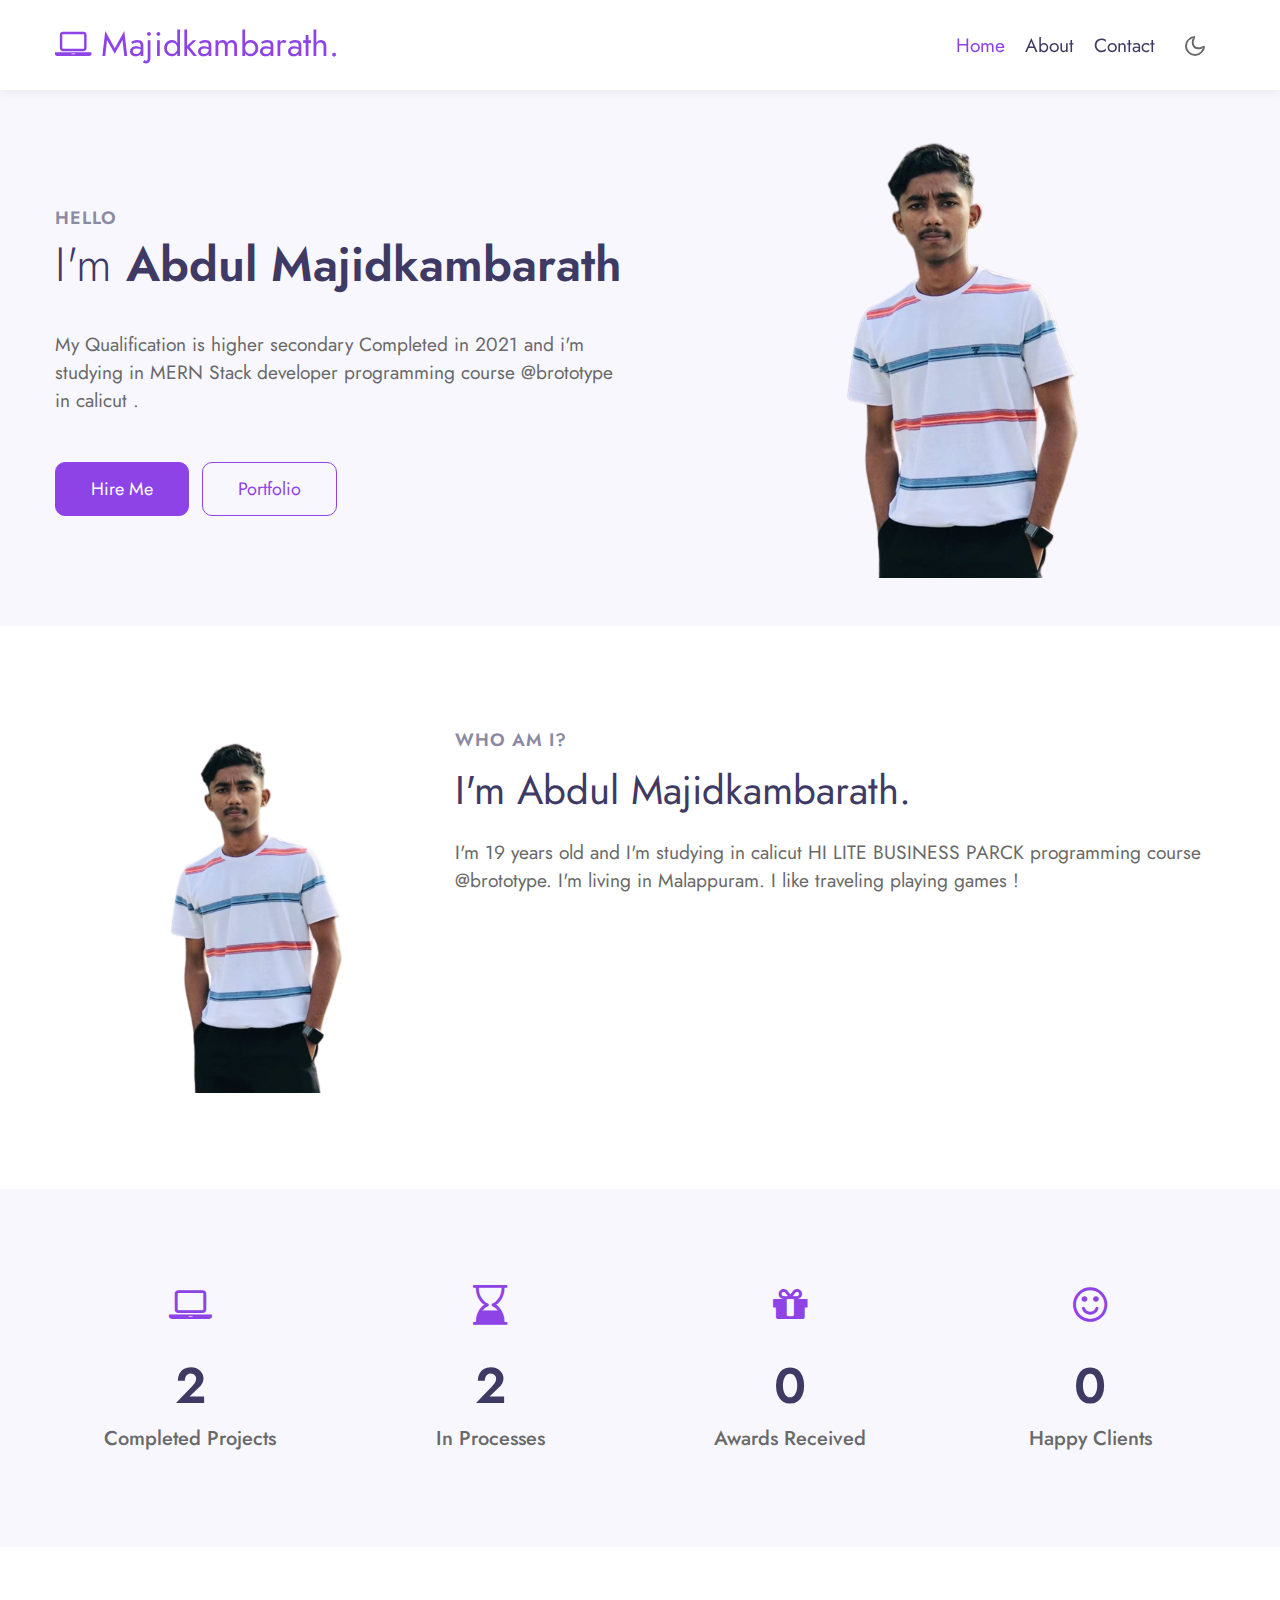
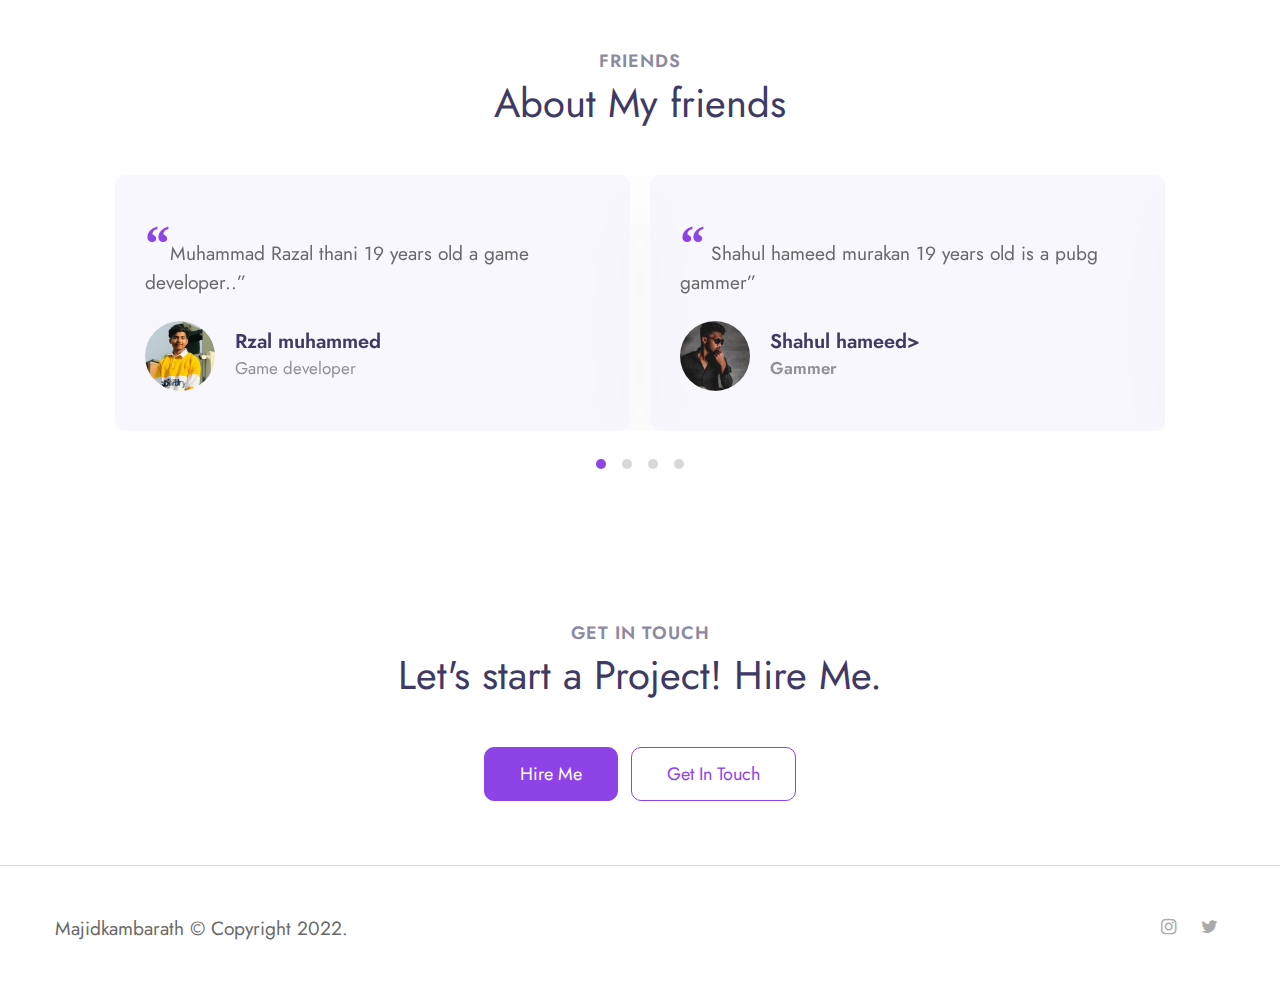
<file: index.html>
<!--
Author: W3layouts
Author URL: http://w3layouts.com
-->
<!doctype html>
<html lang="en">

<head>
  <!-- Required meta tags -->
  <meta charset="utf-8">
  <meta name="viewport" content="width=device-width, initial-scale=1, shrink-to-fit=no">

  <title>Majidkambarath </title>

  <!-- google fonts -->  
  <link href="//fonts.googleapis.com/css2?family=Jost:wght@300;400;600&display=swap" rel="stylesheet">

  <!-- Template CSS -->
  <link rel="stylesheet" href="assets/css/style-starter.css">
  <link rel="icon" type="img/x-icon" href="https://avatars.githubusercontent.com/u/116737030?s=40&v=4">
</head>

<body>
<!-- header -->
<header id="site-header" class="fixed-top">
  <div class="container">
      <nav class="navbar navbar-expand-lg stroke">
          <a class="navbar-brand" href="index.html">
              <span class="fa fa-laptop"></span> Majidkambarath. 
          </a>
          <!-- if logo is image enable this   
      <a class="navbar-brand" href="#index.html">
          <img src="image-path" alt="Your logo" title="Your logo" style="height:35px;" />
      </a> -->
          <button class="navbar-toggler  collapsed bg-gradient" type="button" data-toggle="collapse"
              data-target="#navbarTogglerDemo02" aria-controls="navbarTogglerDemo02" aria-expanded="false"
              aria-label="Toggle navigation">
              <span class="navbar-toggler-icon fa icon-expand fa-bars"></span>
              <span class="navbar-toggler-icon fa icon-close fa-times"></span>
              </span>
          </button>

          <div class="collapse navbar-collapse" id="navbarTogglerDemo02">
              <ul class="navbar-nav ml-auto">
                  <li class="nav-item active">
                      <a class="nav-link" href="index.html">Home <span class="sr-only">(current)</span></a>
                  </li>
                  <li class="nav-item @@about__active">
                      <a class="nav-link" href="about.html">About</a>
                  </li>
                  <li class="nav-item @@contact__active">
                      <a class="nav-link" href="contact.html">Contact</a>
                  </li>
              </ul>
          </div>
          <!-- toggle switch for light and dark theme -->
          <div class="mobile-position">
              <nav class="navigation">
                  <div class="theme-switch-wrapper">
                      <label class="theme-switch" for="checkbox">
                          <input type="checkbox" id="checkbox">
                          <div class="mode-container">
                              <i class="gg-sun"></i>
                              <i class="gg-moon"></i>
                          </div>
                      </label>
                  </div>
              </nav>
          </div>
          <!-- //toggle switch for light and dark theme -->
      </nav>
  </div>
</header>
<!-- //header -->

<!-- banner section -->
<section id="home" class="w3l-banner py-5">
    <div class="container">
        <div class="row align-items-center">
            <div class="col-lg-6 col-sm-12 mt-lg-0 mt-4">
                <span class="title-small">Hello</span>
                <h1 class="mb-2 title"> <span>I'm</span> Abdul Majidkambarath</h1>
                <p><br>My Qualification is higher secondary Completed in 2021 and i'm studying in MERN Stack developer programming course @brototype in calicut .</p>
                <div class="mt-sm-5 mt-4">
                    <a class="btn btn-primary btn-style mr-2" href="contact.html"> Hire Me </a>
                    <a class="btn btn-outline-primary btn-style mr-2" href="#portfolio"> Portfolio </a>
                </div>
            </div>
            <div class="col-lg-6 col-md-8 col-sm-10 mt-lg-0 mt-4">
                <div class="img-effect text-lg-center">
                    <img src="assets/images/maji1.png" alt="myphoto" class="img-fluid">
                </div>
            </div>
        </div>
    </div>
</section>
<!-- //banner section -->

<!-- home page about section -->
<section class="w3l-index3" id="about">
    <div class="midd-w3 py-5">
        <div class="container py-lg-5 py-md-3">
            <div class="row">
                <div class="col-lg-4">
                    <div class="position-relative">
                        <img src="assets/images/majid.png" alt="" class="radius-image img-fluid">
                    </div>
                </div>
                <div class="col-lg-8 mt-lg-0 mt-5">
                    <h5 class="title-small mb-2">Who am i?</h5>
                    <h3 class="title-big">I'm Abdul Majidkambarath. </h3>
                    <p class="mt-4"> I'm 19 years old and I'm studying in calicut HI LITE BUSINESS PARCK programming course @brototype. 
                      I'm living in Malappuram. I like traveling playing games !</p>
                </div>
            </div>
        </div>
    </div>
</section>
<!-- //home page about section -->

<!-- home page second section -->

<!-- //home page second section -->

<!-- home page services section -->

<!-- //home page services section -->

<!-- stats -->
<section class="w3l-stats py-lg-5 py-4" id="stats">
    <div class="gallery-inner container py-md-5 py-4">
        <div class="row stats-con">
            <div class="col-sm-3 col-6 stats_info counter_grid">
                <span class="fa fa-laptop"></span>
                <p class="counter">2</p>
                <h4>Completed projects</h4>
            </div>
            <div class="col-sm-3 col-6 stats_info counter_grid1">
                <span class="fa fa-hourglass-end"></span>
                <p class="counter">2</p>
                <h4>In processes</h4>
            </div>
            <div class="col-sm-3 col-6 stats_info counter_grid mt-sm-0 mt-5">
                <span class="fa fa-gift"></span>
                <p class="counter">0</p>
                <h4>Awards Received</h4>
            </div>
            <div class="col-sm-3 col-6 stats_info counter_grid2 mt-sm-0 mt-5">
                <span class="fa fa-smile-o"></span>
                <p class="counter">0</p>
                <h4>Happy Clients</h4>
            </div>
        </div>
    </div>
</section>
<!-- //stats -->
<!-- testimonials -->
<section class="w3l-clients" id="clients">
    <!-- /grids -->
    <div class="cusrtomer-layout py-5">
        <div class="container py-lg-5 py-md-4">
            <div class="heading text-center mx-auto">
                <h6 class="title-small text-center">Friends</h6>
                <h3 class="title-big mb-md-5 mb-4">About My friends </h3>
            </div>
            <!-- /grids -->
            <div class="testimonial-width">
                <div id="owl-demo1" class="owl-carousel owl-theme mb-4">
                    <div class="item">
                        <div class="testimonial-content">
                            <div class="testimonial">
                                <blockquote>
                                    <q>Muhammad Razal thani 19 years old a game developer..</q>
                                </blockquote>
                                <div class="testi-des">
                                    <div class="test-img"><img src="assets/images/dvil (2).jfif" class="img-fluid" alt="client-img">
                                    </div>
                                    <div class="peopl align-self">
                                        <h3>Rzal muhammed</h3>
                                        <p class="indentity">Game developer</p>
                                    </div>
                                </div>
                            </div>
                        </div>
                    </div>
                    <div class="item">
                        <div class="testimonial-content">
                            <div class="testimonial">
                                <blockquote>
                                    <q> Shahul hameed murakan 19 years old is a pubg gammer</q>
                                </blockquote>
                                <div class="testi-des">
                                    <div class="test-img"><img src="assets/images/chavu (2).jfif" class="img-fluid" alt="client-img">
                                    </div>
                                    <div class="peopl align-self">
                                        <h3>Shahul hameed>
                                        <p class="indentity"> Gammer</p>
                                    </div>
                                </div>
                            </div>
                        </div>
                    </div>
                    <div class="item">
                        <div class="testimonial-content">
                            <div class="testimonial">
                                <blockquote>
                                    <q>muhammed faseen cm 21 years old is a fluter developer</q>
                                </blockquote>
                                <div class="testi-des">
                                    <div class="test-img"><img src="assets/images/feen.jpeg" class="img-fluid" alt="client-img">
                                    </div>
                                    <div class="peopl align-self">
                                        <h3>Muhammed faseen cm</h3>
                                        <p class="indentity">flutter developer</p>
                                    </div>
                                </div>
                            </div>
                        </div>
                    </div>
                    <div class="item">
                        <div class="testimonial-content">
                            <div class="testimonial">
                                <blockquote>
                                    <q>muhammed hani 19 years old is a web Designer</q>
                                </blockquote>
                                <div class="testi-des">
                                    <div class="test-img"><img src="assets/images/hni (2).jfif" class="img-fluid" alt="client-img">
                                    </div>
                                    <div class="peopl align-self">
                                        <h3>Muhammad Hani </h3>
                                        <p class="indentity">web Designer</p>
                                    </div>
                                </div>
                            </div>
                        </div>
                    </div>
                    <div class="item">
                      <div class="testimonial-content">
                          <div class="testimonial">
                              <blockquote>
                                  <q>abdu 19 years old is full stack developer</q>
                              </blockquote>
                              <div class="testi-des">
                                  <div class="test-img"><img src="assets/images/abdu.jpeg" class="img-fluid" alt="client-img">
                                  </div>
                                  <div class="peopl align-self">
                                      <h3>abdu</h3>
                                      <p class="indentity">full stack developer</p>
                                  </div>
                              </div>
                          </div>
                      </div>
                  </div>
                    <div class="item">
                        <div class="testimonial-content">
                            <div class="testimonial">
                                <blockquote>
                                    <q>shaheem shon 20 years old is flutter developer </q>
                                </blockquote>
                                <div class="testi-des">
                                    <div class="test-img"><img src="assets/images/shon (2).jfif" class="img-fluid" alt="client-img">
                                    </div>
                                    <div class="peopl align-self">
                                        <h3>shaheem shon</h3>
                                        <p class="indentity">flutter developer</p>
                                    </div>
                                </div>
                            </div>
                        </div>
                    </div>
                    <div class="item">
                        <div class="testimonial-content">
                            <div class="testimonial">
                                <blockquote>
                                    <q>muhammed hadi kt 19 years old is full stack developer</q>
                                </blockquote>
                                <div class="testi-des">
                                    <div class="test-img"><img src="assets/images/hdai.jpeg" class="img-fluid" alt="client-img">
                                    </div>
                                    <div class="peopl align-self">
                                        <h3>muhammed hadi kt</h3>
                                        <p class="indentity">full stack developer</p>
                                    </div>
                                </div>
                            </div>
                        </div>
                    </div>
                </div>
            </div>
        </div>
        <!-- /grids -->
    </div>
    <!-- //grids -->
</section>
<!-- //testimonials -->

<!-- home page video popup section -->

<!-- //home page video popup section -->

 <!-- freelance hire me -->
 <section class="w3l-grid-quote text-center py-5">
   <div class="container py-3">
     <h6 class="title-small">Get in touch</h6>
     <h3 class="title-big mb-md-5 mb-4">Let's start a Project! Hire Me.</h3>
     <a href="contact.html" class="btn btn-style btn-primary mr-2">Hire Me </a>
     <a href="contact.html" class="btn btn-style btn-outline-primary">Get in touch</a>
   </div>
 </section>
 <!-- //freelance hire me -->
 
<!-- Footer -->
<section class="w3l-footer py-sm-5 py-4">
  <div class="container">
    <div class="footer-content">
      <div class="row">
        <div class="col-lg-8 footer-left">
          <p class="m-0">Majidkambarath © Copyright 2022.</p>
        </div>
        <div class="col-lg-4 footer-right text-lg-right text-center mt-lg-0 mt-3">
          <ul class="social m-0 p-0">
            <li><a href="https://instagram.com/abd__majii?igshid=YmMyMTA2M2Y"><span class="fa fa-instagram"></span></a></li>
            <li><a href="https://twitter.com/abd__maji_?t=qpiXvEOFUQR3pn9uxvbAnA&s=09"><span class="fa fa-twitter"></span></a></li>
          </ul>
        </div>
      </div>
    </div>
  </div>

  <!-- move top -->
  <button onclick="topFunction()" id="movetop" title="Go to top">
    <span class="fa fa-angle-up"></span>
  </button>
  <script>
    // When the user scrolls down 20px from the top of the document, show the button
    window.onscroll = function () {
      scrollFunction()
    };

    function scrollFunction() {
      if (document.body.scrollTop > 20 || document.documentElement.scrollTop > 20) {
        document.getElementById("movetop").style.display = "block";
      } else {
        document.getElementById("movetop").style.display = "none";
      }
    }

    // When the user clicks on the button, scroll to the top of the document
    function topFunction() {
      document.body.scrollTop = 0;
      document.documentElement.scrollTop = 0;
    }
  </script>
  <!-- /move top -->
</section>
<!-- //Footer -->

<!-- all js scripts and files here -->

<script src="assets/js/theme-change.js"></script><!-- theme switch js (light and dark)-->

<script src="assets/js/jquery-3.3.1.min.js"></script><!-- default jQuery -->

<!-- /typig-text-->
<script>
  const typedTextSpan = document.querySelector(".typed-text");
  const cursorSpan = document.querySelector(".cursor");

  function type() {
    if (charIndex < textArray[textArrayIndex].length) {
      if (!cursorSpan.classList.contains("typing")) cursorSpan.classList.add("typing");
      typedTextSpan.textContent += textArray[textArrayIndex].charAt(charIndex);
      charIndex++;
      setTimeout(type, typingDelay);
    } else {
      cursorSpan.classList.remove("typing");
      setTimeout(erase, newTextDelay);
    }
  }

  function erase() {
    if (charIndex > 0) {
      // add class 'typing' if there's none
      if (!cursorSpan.classList.contains("typing")) {
        cursorSpan.classList.add("typing");
      }
      typedTextSpan.textContent = textArray[textArrayIndex].substring(0, 0);
      charIndex--;
      setTimeout(erase, erasingDelay);
    } else {
      cursorSpan.classList.remove("typing");
      textArrayIndex++;
      if (textArrayIndex >= textArray.length) textArrayIndex = 0;
      setTimeout(type, typingDelay);
    }
  }

  document.addEventListener("DOMContentLoaded", function () { // On DOM Load initiate the effect
    if (textArray.length) setTimeout(type, newTextDelay + 250);
  });
</script>
<!-- //typig-text-->

<!-- services owlcarousel -->
<script src="assets/js/owl.carousel.js"></script>

<!-- script for services -->
<script>
  $(document).ready(function () {
    $('.owl-two').owlCarousel({
      loop: true,
      margin: 30,
      nav: false,
      responsiveClass: true,
      autoplay: false,
      autoplayTimeout: 5000,
      autoplaySpeed: 1000,
      autoplayHoverPause: false,
      responsive: {
        0: {
          items: 1,
          nav: false
        },
        480: {
          items: 1,
          nav: false
        },
        700: {
          items: 1,
          nav: false
        },
        1090: {
          items: 3,
          nav: false
        }
      }
    })
  })
</script>
<!-- //script for services -->

<!-- script for tesimonials carousel slider -->
<script>
  $(document).ready(function () {
    $("#owl-demo1").owlCarousel({
      loop: true,
      margin: 20,
      nav: false,
      responsiveClass: true,
      responsive: {
        0: {
          items: 1,
          nav: false
        },
        736: {
          items: 1,
          nav: false
        },
        1000: {
          items: 2,
          nav: false,
          loop: false
        }
      }
    })
  })
</script>
<!-- //script for tesimonials carousel slider -->

<!-- video popup -->
<script src="assets/js/jquery.magnific-popup.min.js"></script>
<script>
  $(document).ready(function () {
    $('.popup-with-zoom-anim').magnificPopup({
      type: 'inline',

      fixedContentPos: false,
      fixedBgPos: true,

      overflowY: 'auto',

      closeBtnInside: true,
      preloader: false,

      midClick: true,
      removalDelay: 300,
      mainClass: 'my-mfp-zoom-in'
    });

    $('.popup-with-move-anim').magnificPopup({
      type: 'inline',

      fixedContentPos: false,
      fixedBgPos: true,

      overflowY: 'auto',

      closeBtnInside: true,
      preloader: false,

      midClick: true,
      removalDelay: 300,
      mainClass: 'my-mfp-slide-bottom'
    });
  });
</script>
<!-- //video popup -->

<!-- stats number counter-->
<script src="assets/js/jquery.waypoints.min.js"></script>
<script src="assets/js/jquery.countup.js"></script>
<script>
  $('.counter').countUp();
</script>
<!-- //stats number counter -->

<!-- disable body scroll which navbar is in active -->
<script>
  $(function () {
    $('.navbar-toggler').click(function () {
      $('body').toggleClass('noscroll');
    })
  });
</script>
<!-- disable body scroll which navbar is in active -->

<!--/MENU-JS-->
<script>
  $(window).on("scroll", function () {
    var scroll = $(window).scrollTop();

    if (scroll >= 80) {
      $("#site-header").addClass("nav-fixed");
    } else {
      $("#site-header").removeClass("nav-fixed");
    }
  });

  //Main navigation Active Class Add Remove
  $(".navbar-toggler").on("click", function () {
    $("header").toggleClass("active");
  });
  $(document).on("ready", function () {
    if ($(window).width() > 991) {
      $("header").removeClass("active");
    }
    $(window).on("resize", function () {
      if ($(window).width() > 991) {
        $("header").removeClass("active");
      }
    });
  });
</script>
<!--//MENU-JS-->

<!-- bootstrap js -->
<script src="assets/js/bootstrap.min.js"></script>

</body>

</html>
</file>
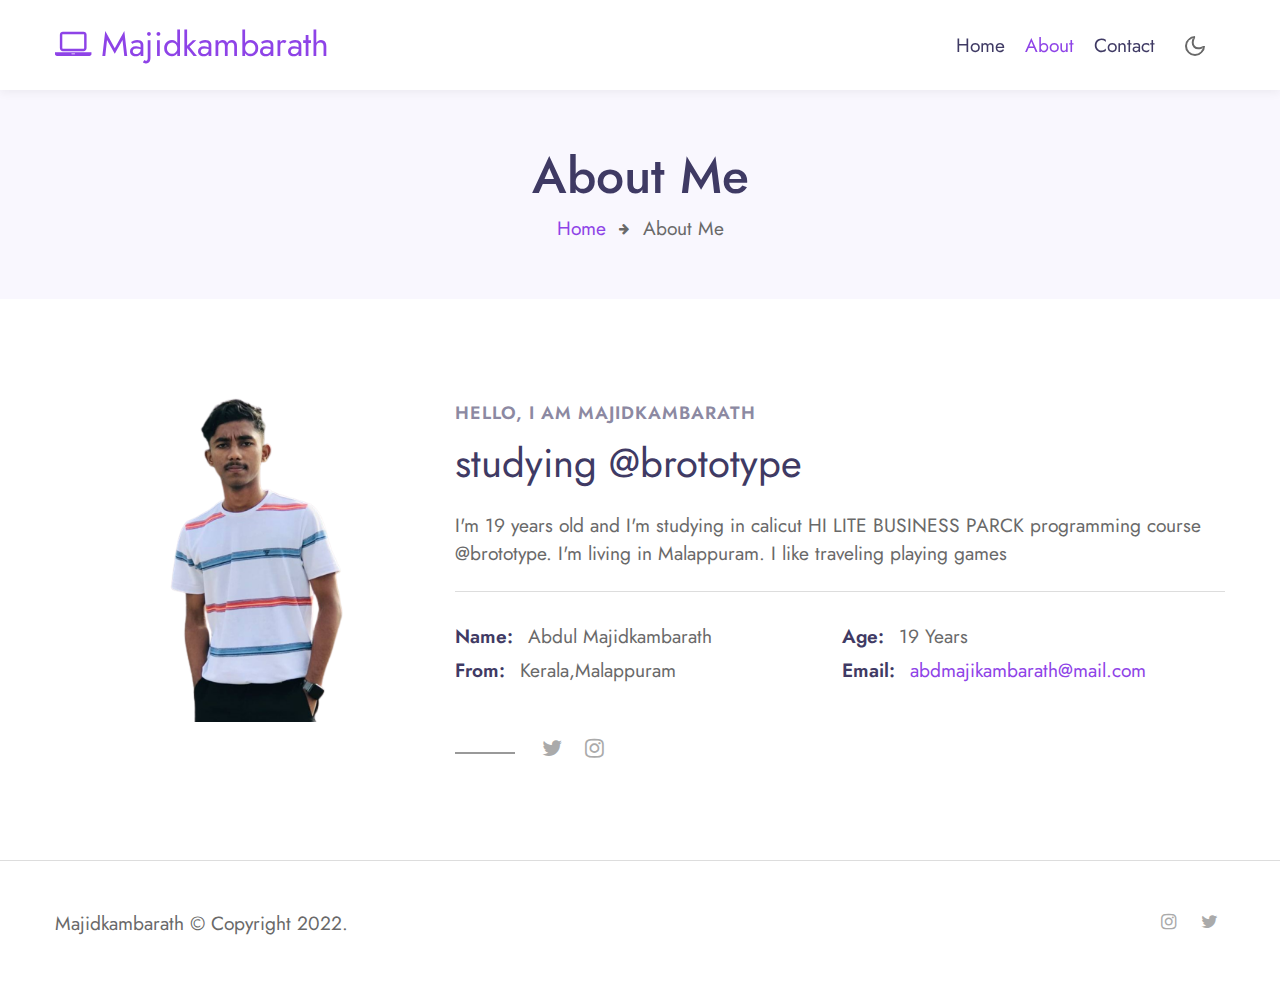
<file: about.html>
<!--
Author: W3layouts
Author URL: http://w3layouts.com
-->
<!doctype html>
<html lang="en">

<head>
  <!-- Required meta tags -->
  <meta charset="utf-8">
  <meta name="viewport" content="width=device-width, initial-scale=1, shrink-to-fit=no">

  <title>Majidkambarath</title>

  <!-- google fonts -->  
  <link href="//fonts.googleapis.com/css2?family=Jost:wght@300;400;600&display=swap" rel="stylesheet">

  <!-- Template CSS -->
  <link rel="stylesheet" href="assets/css/style-starter.css">
</head>

<body>
<!-- header -->
<header id="site-header" class="fixed-top">
  <div class="container">
      <nav class="navbar navbar-expand-lg stroke">
          <a class="navbar-brand" href="index.html">
              <span class="fa fa-laptop"></span> Majidkambarath
          </a>
          <!-- if logo is image enable this   
      <a class="navbar-brand" href="#index.html">
          <img src="image-path" alt="Your logo" title="Your logo" style="height:35px;" />
      </a> -->
          <button class="navbar-toggler  collapsed bg-gradient" type="button" data-toggle="collapse"
              data-target="#navbarTogglerDemo02" aria-controls="navbarTogglerDemo02" aria-expanded="false"
              aria-label="Toggle navigation">
              <span class="navbar-toggler-icon fa icon-expand fa-bars"></span>
              <span class="navbar-toggler-icon fa icon-close fa-times"></span>
              </span>
          </button>

          <div class="collapse navbar-collapse" id="navbarTogglerDemo02">
              <ul class="navbar-nav ml-auto">
                  <li class="nav-item @@home__active">
                      <a class="nav-link" href="index.html">Home <span class="sr-only">(current)</span></a>
                  </li>
                  <li class="nav-item active">
                      <a class="nav-link" href="about.html">About</a>
                  </li>
                  <li class="nav-item @@contact__active">
                      <a class="nav-link" href="contact.html">Contact</a>
                  </li>
              </ul>
          </div>
          <!-- toggle switch for light and dark theme -->
          <div class="mobile-position">
              <nav class="navigation">
                  <div class="theme-switch-wrapper">
                      <label class="theme-switch" for="checkbox">
                          <input type="checkbox" id="checkbox">
                          <div class="mode-container">
                              <i class="gg-sun"></i>
                              <i class="gg-moon"></i>
                          </div>
                      </label>
                  </div>
              </nav>
          </div>
          <!-- //toggle switch for light and dark theme -->
      </nav>
  </div>
</header>
<!-- //header -->

<!-- about breadcrumb -->
<section class="w3l-about-breadcrumb text-center">
    <div class="breadcrumb-bg breadcrumb-bg-about py-sm-5 py-4">
        <div class="container py-2">
            <h2 class="title">About Me</h2>
            <ul class="breadcrumbs-custom-path mt-2">
                <li><a href="#url">Home</a></li>
                <li class="active"><span class="fa fa-arrow-right mx-2" aria-hidden="true"></span> About Me </li>
            </ul>
        </div>
    </div>
</section>
<!-- //about breadcrumb -->

<!-- about page about section -->
<section class="w3l-aboutblock1" id="about">
    <div class="midd-w3 py-5">
        <div class="container py-lg-5 py-md-3">
            <div class="row">
                <div class="col-lg-4">
                    <div class="position-relative">
                        <img src="assets/images/maji1.png" alt="" class="radius-image img-fluid">
                    </div>
                </div>
                <div class="col-lg-8 mt-lg-0 mt-5">
                    <h5 class="title-small mb-2">Hello, I am Majidkambarath</h5>
                    <h3 class="title-big">studying @brototype</h3>
                    <p class="mt-4">I'm 19 years old and I'm studying in calicut HI LITE BUSINESS PARCK programming course @brototype. 
                      I'm living in Malappuram. I like traveling playing games </p>
                    <div class="my-info mt-4">
                        <div class="single-info"><span>Name:</span>
                            <p>Abdul Majidkambarath</p>
                        </div>
                        <div class="single-info"><span>Age:</span>
                            <p>19 Years</p>
                        </div>
                        <div class="single-info"><span>From:</span>
                            <p>Kerala,Malappuram</p>
                        </div>
                        <div class="single-info"><span>Email:</span>
                            <p><a href="mailto:abdmajikambarath@mail.com">abdmajikambarath@mail.com</a></p>
                        </div>
                    </div>
                    <div class="my-social mt-lg-5 mt-4">
                        <ul class="social m-0 p-0">
                            <li><a href="https://twitter.com/abd__maji_?t=qpiXvEOFUQR3pn9uxvbAnA&s=09"><span class="fa fa-twitter"></span></a></li>
                            <li><a href="https://instagram.com/abd__majii?igshid=YmMyMTA2M2Y="><span class="fa fa-instagram"></span></a></li>
                          </ul>
                    </div>
                </div>
                
            </div>
        </div>
    </div>
</section>
<!-- //about page about section -->

<!-- about page second section --></section>
<!-- //achievements block -->

<!-- Footer -->
<section class="w3l-footer py-sm-5 py-4">
  <div class="container">
    <div class="footer-content">
      <div class="row">
        <div class="col-lg-8 footer-left">
          <p class="m-0">Majidkambarath © Copyright 2022.</p>
        </div>
        <div class="col-lg-4 footer-right text-lg-right text-center mt-lg-0 mt-3">
          <ul class="social m-0 p-0">
            <li><a href="#instagram"><span class="fa fa-instagram"></span></a></li>
            <li><a href="#twitter"><span class="fa fa-twitter"></span></a></li>
          </ul>
        </div>
      </div>
    </div>
  </div>

  <!-- move top -->
  <button onclick="topFunction()" id="movetop" title="Go to top">
    <span class="fa fa-angle-up"></span>
  </button>
  <script>
    // When the user scrolls down 20px from the top of the document, show the button
    window.onscroll = function () {
      scrollFunction()
    };

    function scrollFunction() {
      if (document.body.scrollTop > 20 || document.documentElement.scrollTop > 20) {
        document.getElementById("movetop").style.display = "block";
      } else {
        document.getElementById("movetop").style.display = "none";
      }
    }

    // When the user clicks on the button, scroll to the top of the document
    function topFunction() {
      document.body.scrollTop = 0;
      document.documentElement.scrollTop = 0;
    }
  </script>
  <!-- /move top -->
</section>
<!-- //Footer -->

<!-- all js scripts and files here -->

<script src="assets/js/theme-change.js"></script><!-- theme switch js (light and dark)-->

<script src="assets/js/jquery-3.3.1.min.js"></script><!-- default jQuery -->

<!-- /typig-text-->
<script>
  const typedTextSpan = document.querySelector(".typed-text");
  const cursorSpan = document.querySelector(".cursor");

  const textArray = ["UI/UX Designer", "Freelancer", "Web developer"];
  const typingDelay = 200;
  const erasingDelay = 10;
  const newTextDelay = 100; // Delay between current and next text
  let textArrayIndex = 0;
  let charIndex = 0;

  function type() {
    if (charIndex < textArray[textArrayIndex].length) {
      if (!cursorSpan.classList.contains("typing")) cursorSpan.classList.add("typing");
      typedTextSpan.textContent += textArray[textArrayIndex].charAt(charIndex);
      charIndex++;
      setTimeout(type, typingDelay);
    } else {
      cursorSpan.classList.remove("typing");
      setTimeout(erase, newTextDelay);
    }
  }

  function erase() {
    if (charIndex > 0) {
      // add class 'typing' if there's none
      if (!cursorSpan.classList.contains("typing")) {
        cursorSpan.classList.add("typing");
      }
      typedTextSpan.textContent = textArray[textArrayIndex].substring(0, 0);
      charIndex--;
      setTimeout(erase, erasingDelay);
    } else {
      cursorSpan.classList.remove("typing");
      textArrayIndex++;
      if (textArrayIndex >= textArray.length) textArrayIndex = 0;
      setTimeout(type, typingDelay);
    }
  }

  document.addEventListener("DOMContentLoaded", function () { // On DOM Load initiate the effect
    if (textArray.length) setTimeout(type, newTextDelay + 250);
  });
</script>
<!-- //typig-text-->

<!-- services owlcarousel -->
<script src="assets/js/owl.carousel.js"></script>

<!-- script for services -->
<script>
  $(document).ready(function () {
    $('.owl-two').owlCarousel({
      loop: true,
      margin: 30,
      nav: false,
      responsiveClass: true,
      autoplay: false,
      autoplayTimeout: 5000,
      autoplaySpeed: 1000,
      autoplayHoverPause: false,
      responsive: {
        0: {
          items: 1,
          nav: false
        },
        480: {
          items: 1,
          nav: false
        },
        700: {
          items: 1,
          nav: false
        },
        1090: {
          items: 3,
          nav: false
        }
      }
    })
  })
</script>
<!-- //script for services -->

<!-- script for tesimonials carousel slider -->
<script>
  $(document).ready(function () {
    $("#owl-demo1").owlCarousel({
      loop: true,
      margin: 20,
      nav: false,
      responsiveClass: true,
      responsive: {
        0: {
          items: 1,
          nav: false
        },
        736: {
          items: 1,
          nav: false
        },
        1000: {
          items: 2,
          nav: false,
          loop: false
        }
      }
    })
  })
</script>
<!-- //script for tesimonials carousel slider -->

<!-- video popup -->
<script src="assets/js/jquery.magnific-popup.min.js"></script>
<script>
  $(document).ready(function () {
    $('.popup-with-zoom-anim').magnificPopup({
      type: 'inline',

      fixedContentPos: false,
      fixedBgPos: true,

      overflowY: 'auto',

      closeBtnInside: true,
      preloader: false,

      midClick: true,
      removalDelay: 300,
      mainClass: 'my-mfp-zoom-in'
    });

    $('.popup-with-move-anim').magnificPopup({
      type: 'inline',

      fixedContentPos: false,
      fixedBgPos: true,

      overflowY: 'auto',

      closeBtnInside: true,
      preloader: false,

      midClick: true,
      removalDelay: 300,
      mainClass: 'my-mfp-slide-bottom'
    });
  });
</script>
<!-- //video popup -->

<!-- stats number counter-->
<script src="assets/js/jquery.waypoints.min.js"></script>
<script src="assets/js/jquery.countup.js"></script>
<script>
  $('.counter').countUp();
</script>
<!-- //stats number counter -->

<!-- disable body scroll which navbar is in active -->
<script>
  $(function () {
    $('.navbar-toggler').click(function () {
      $('body').toggleClass('noscroll');
    })
  });
</script>
<!-- disable body scroll which navbar is in active -->

<!--/MENU-JS-->
<script>
  $(window).on("scroll", function () {
    var scroll = $(window).scrollTop();

    if (scroll >= 80) {
      $("#site-header").addClass("nav-fixed");
    } else {
      $("#site-header").removeClass("nav-fixed");
    }
  });

  //Main navigation Active Class Add Remove
  $(".navbar-toggler").on("click", function () {
    $("header").toggleClass("active");
  });
  $(document).on("ready", function () {
    if ($(window).width() > 991) {
      $("header").removeClass("active");
    }
    $(window).on("resize", function () {
      if ($(window).width() > 991) {
        $("header").removeClass("active");
      }
    });
  });
</script>
<!--//MENU-JS-->

<!-- bootstrap js -->
<script src="assets/js/bootstrap.min.js"></script>

</body>

</html>
</file>
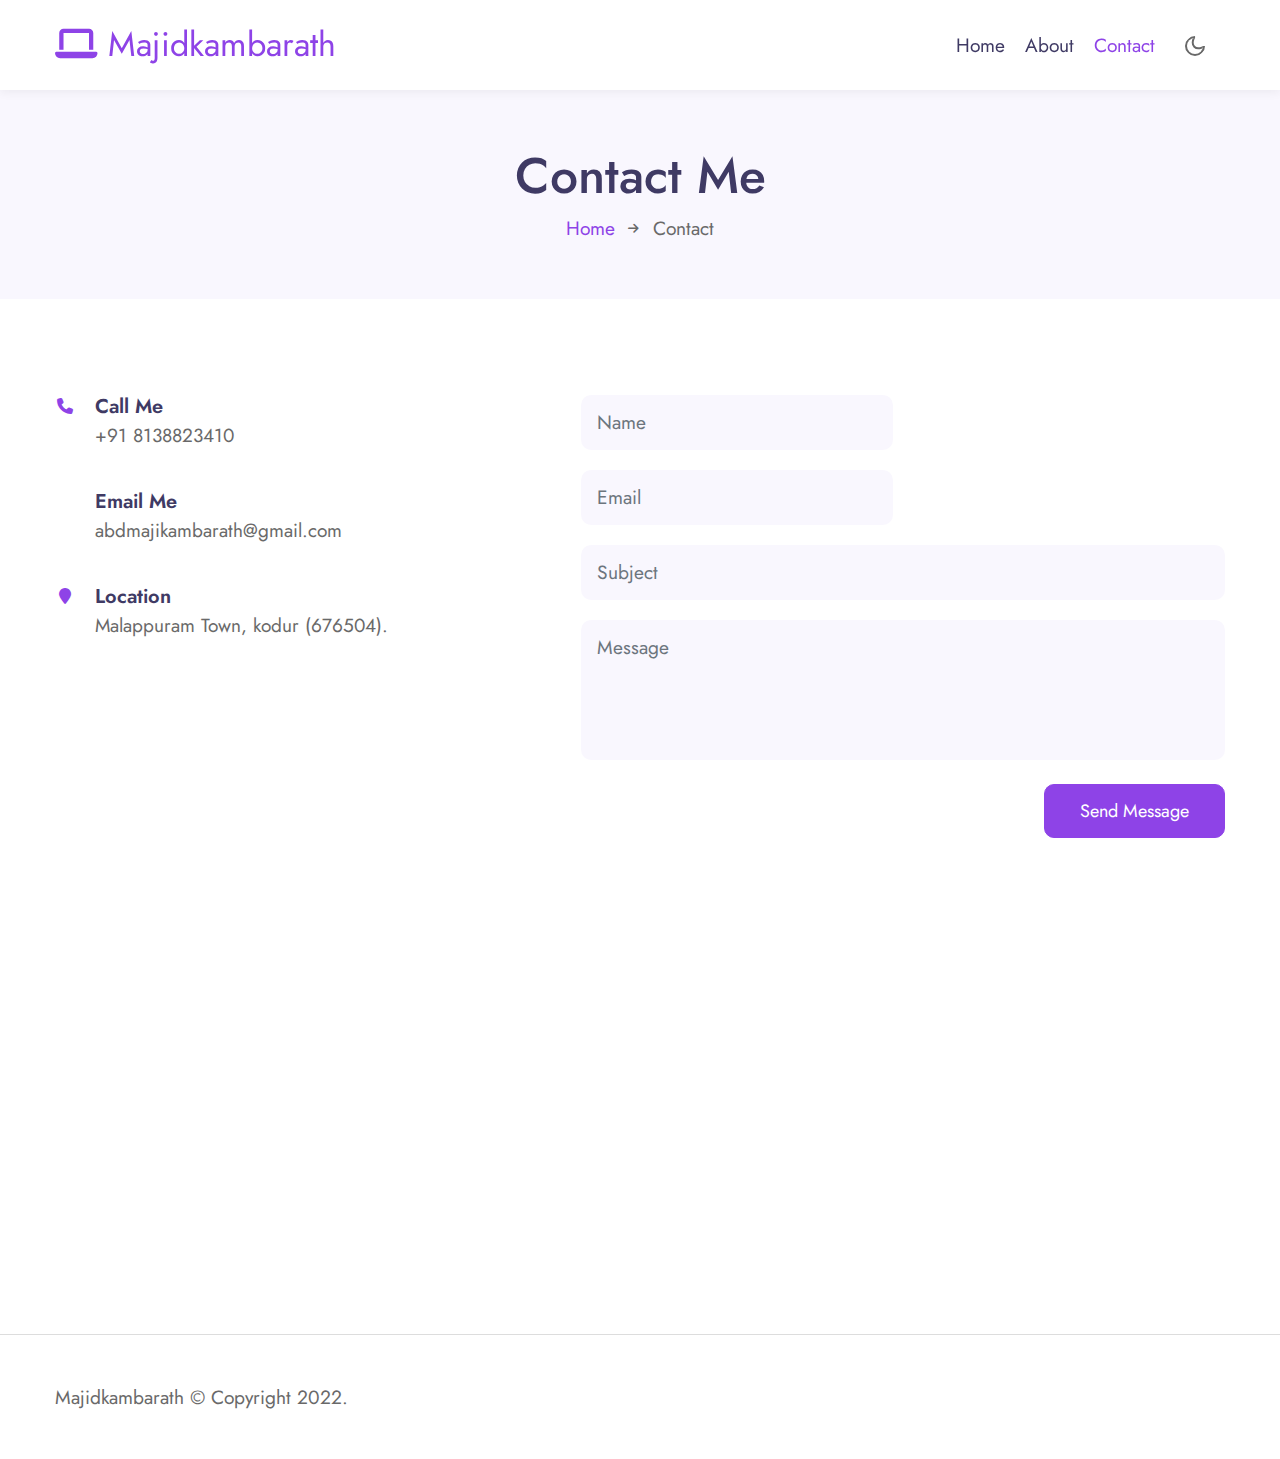
<file: contact.html>
<!doctype html>
<html lang="en">

<head>
  <!-- Required meta tags -->
  <meta charset="utf-8">
  <meta name="viewport" content="width=device-width, initial-scale=1, shrink-to-fit=no">

  <title>Majidkambarath</title>

  <!-- google fonts -->  
  <link href="//fonts.googleapis.com/css2?family=Jost:wght@300;400;600&display=swap" rel="stylesheet">

  <!-- Template CSS -->
  <link rel="stylesheet" href="assets/css/style-starter.css">
  <link rel="stylesheet" href="https://cdnjs.cloudflare.com/ajax/libs/font-awesome/6.2.1/css/all.min.css">
  <script src="https://ajax.googleapis.com/ajax/libs/jquery/3.6.1/jquery.min.js"></script>
  <!-- <script src="https://cdnjs.cloudflare.com/ajax/libs/font-awesome/6.2.0/js/all.min.js" crossorigin="anonymous"></script> -->
</head>

<body>
<!-- header -->
<header id="site-header" class="fixed-top">
  <div class="container">
      <nav class="navbar navbar-expand-lg stroke">
          <a class="navbar-brand" href="index.html">
              <span class="fa fa-laptop"></span> Majidkambarath
          </a>
          <!-- if logo is image enable this   
      <a class="navbar-brand" href="#index.html">
          <img src="image-path" alt="Your logo" title="Your logo" style="height:35px;" />
      </a> -->
          <button class="navbar-toggler  collapsed bg-gradient" type="button" data-toggle="collapse"
              data-target="#navbarTogglerDemo02" aria-controls="navbarTogglerDemo02" aria-expanded="false"
              aria-label="Toggle navigation">
              <span class="navbar-toggler-icon fa icon-expand fa-bars"></span>
              <span class="navbar-toggler-icon fa icon-close fa-times"></span>
              </span>
          </button>

          <div class="collapse navbar-collapse" id="navbarTogglerDemo02">
              <ul class="navbar-nav ml-auto">
                  <li class="nav-item @@home__active">
                      <a class="nav-link" href="index.html">Home <span class="sr-only">(current)</span></a>
                  </li>
                  <li class="nav-item @@about__active">
                      <a class="nav-link" href="about.html">About</a>
                  </li>
                  <li class="nav-item active">
                      <a class="nav-link" href="contact.html">Contact</a>
                  </li>
              </ul>
          </div>
          <!-- toggle switch for light and dark theme -->
          <div class="mobile-position">
              <nav class="navigation">
                  <div class="theme-switch-wrapper">
                      <label class="theme-switch" for="checkbox">
                          <input type="checkbox" id="checkbox">
                          <div class="mode-container">
                              <i class="gg-sun"></i>
                              <i class="gg-moon"></i>
                          </div>
                      </label>
                  </div>
              </nav>
          </div>
          <!-- //toggle switch for light and dark theme -->
      </nav>
  </div>
</header>
<!-- //header -->

<!-- contact breadcrumb -->
<section class="w3l-about-breadcrumb text-center">
    <div class="breadcrumb-bg breadcrumb-bg-about py-sm-5 py-4">
        <div class="container py-2">
            <h2 class="title">Contact Me</h2>
            <ul class="breadcrumbs-custom-path mt-2">
                <li><a href="#url">Home</a></li>
                <li class="active"><span class="fa fa-arrow-right mx-2" aria-hidden="true"></span> Contact </li>
            </ul>
        </div>
    </div>
</section>
<!-- contact breadcrumb -->

<!-- contact block -->
<!-- contact1 -->
<section class="w3l-contact-1 py-5">
    <div class="contacts-9 py-lg-5 py-md-4">
        <div class="container">
            <div class="d-grid contact-view">
                <div class="cont-details">
                    <div class="cont-top">
                        <div class="cont-left text-center">
                            <span class="fa fa-phone text-primary"></span>
                        </div>
                        <div class="cont-right">
                            <h6>Call Me</h6>
                            <p><a href="tel:+44 99 555 42">+91 8138823410</a></p>
                        </div>
                    </div>
                    <div class="cont-top margin-up">
                        <div class="cont-left text-center">
                            <span class="fa fa-envelope-o text-primary"></span>
                        </div>
                        <div class="cont-right">
                            <h6>Email Me</h6>
                            <p><a href="mailto:example@gmail.com" class="mail">abdmajikambarath@gmail.com</a></p>
                        </div>
                    </div>
                    <div class="cont-top margin-up">
                        <div class="cont-left text-center">
                            <span class="fa fa-map-marker text-primary"></span>
                        </div>
                        <div class="cont-right">
                            <h6>Location</h6>
                            <p> Malappuram Town, kodur (676504).</p>
                        </div>
                    </div>
                </div>
                <div class="map-content-9">
                    <form id="submit-form" action="" >
                        <div class="twice-two">
                            <input type="text" class="form-control" name="Name" id="Name" onkeyup="validateName()" placeholder="Name">
                             <span id="Name-error"> </span>
                          
                            <input type="email" class="form-control" name="Email" id="Email" onkeyup="validateEmail()" placeholder="Email" required="" >
                            <span id="Email-error"> </span>
                        </div>
                        <div class="twice">
                            <input type="text" class="form-control" name="Subject" id="Subject" placeholder="Subject">
                            <span id="Subject-error"> </span>
                        </div>
                        <textarea name="w3lMessage" class="form-control" id="Message" placeholder="Message" ></textarea>
                        <span id="Message-error"> </span>
                        <div class="text-right">
                            <button type="submit" class="btn btn-primary btn-style mt-4" value="sumbit">Send Message</button>
                           
                        </div>
                    </form>
                </div>
            </div>
        </div>
    </div>
</section>
<!-- /contact1 -->
<div class="map-iframe">
    <iframe
        src="https://www.google.com/maps/embed?pb=!1m18!1m12!1m3!1d317718.69319292053!2d-0.3817765050863085!3d51.528307984912544!2m3!1f0!2f0!3f0!3m2!1i1024!2i768!4f13.1!3m3!1m2!1s0x47d8a00baf21de75%3A0x52963a5addd52a99!2sLondon%2C+UK!5e0!3m2!1sen!2spl!4v1562654563739!5m2!1sen!2spl"
        width="100%" height="400" frameborder="0" style="border: 0px;" allowfullscreen=""></iframe>
</div>
<!-- //contact block -->
<!-- Footer -->
<section class="w3l-footer py-sm-5 py-4">
  <div class="container">
    <div class="footer-content">
      <div class="row">
        <div class="col-lg-8 footer-left">
          <p class="m-0">Majidkambarath © Copyright 2022. 
        <div class="col-lg-4 footer-right text-lg-right text-center mt-lg-0 mt-3">
          
        </div>
      </div>
    </div>
  </div>

  <!-- move top -->
  <button onclick="topFunction()" id="movetop" title="Go to top">
    <span class="fa fa-angle-up"></span>
  </button>
  
  <script>
    // When the user scrolls down 20px from the top of the document, show the button
    window.onscroll = function () {
      scrollFunction()
    };

    function scrollFunction() {
      if (document.body.scrollTop > 20 || document.documentElement.scrollTop > 20) {
        document.getElementById("movetop").style.display = "block";
      } else {
        document.getElementById("movetop").style.display = "none";
      }
    }

    // When the user clicks on the button, scroll to the top of the document
    function topFunction() {
      document.body.scrollTop = 0;
      document.documentElement.scrollTop = 0;
    }
  </script>
  <!-- /move top -->
</section>
<!-- //Footer -->

<!-- all js scripts and files here -->

<script src="assets/js/theme-change.js"></script><!-- theme switch js (light and dark)-->

<script src="assets/js/jquery-3.3.1.min.js"></script><!-- default jQuery -->

<!-- /typig-text-->
<script>
  const typedTextSpan = document.querySelector(".typed-text");
  const cursorSpan = document.querySelector(".cursor");

  function type() {
    if (charIndex < textArray[textArrayIndex].length) {
      if (!cursorSpan.classList.contains("typing")) cursorSpan.classList.add("typing");
      typedTextSpan.textContent += textArray[textArrayIndex].charAt(charIndex);
      charIndex++;
      setTimeout(type, typingDelay);
    } else {
      cursorSpan.classList.remove("typing");
      setTimeout(erase, newTextDelay);
    }
  }

  function erase() {
    if (charIndex > 0) {
      // add class 'typing' if there's none
      if (!cursorSpan.classList.contains("typing")) {
        cursorSpan.classList.add("typing");
      }
      typedTextSpan.textContent = textArray[textArrayIndex].substring(0, 0);
      charIndex--;
      setTimeout(erase, erasingDelay);
    } else {
      cursorSpan.classList.remove("typing");
      textArrayIndex++;
      if (textArrayIndex >= textArray.length) textArrayIndex = 0;
      setTimeout(type, typingDelay);
    }
  }

  document.addEventListener("DOMContentLoaded", function () { // On DOM Load initiate the effect
    if (textArray.length) setTimeout(type, newTextDelay + 250);
  });
</script>
<!-- //typig-text-->

<!-- services owlcarousel -->
<script src="assets/js/owl.carousel.js"></script>

<!-- script for services -->
<script>
  $(document).ready(function () {
    $('.owl-two').owlCarousel({
      loop: true,
      margin: 30,
      nav: false,
      responsiveClass: true,
      autoplay: false,
      autoplayTimeout: 5000,
      autoplaySpeed: 1000,
      autoplayHoverPause: false,
      responsive: {
        0: {
          items: 1,
          nav: false
        },
        480: {
          items: 1,
          nav: false
        },
        700: {
          items: 1,
          nav: false
        },
        1090: {
          items: 3,
          nav: false
        }
      }
    })
  })
</script>
<!-- //script for services -->

<!-- script for tesimonials carousel slider -->
<script>
  $(document).ready(function () {
    $("#owl-demo1").owlCarousel({
      loop: true,
      margin: 20,
      nav: false,
      responsiveClass: true,
      responsive: {
        0: {
          items: 1,
          nav: false
        },
        736: {
          items: 1,
          nav: false
        },
        1000: {
          items: 2,
          nav: false,
          loop: false
        }
      }
    })
  })
</script>
<!-- //script for tesimonials carousel slider -->

<!-- video popup -->
<script src="assets/js/jquery.magnific-popup.min.js"></script>
<script>
  $(document).ready(function () {
    $('.popup-with-zoom-anim').magnificPopup({
      type: 'inline',

      fixedContentPos: false,
      fixedBgPos: true,

      overflowY: 'auto',

      closeBtnInside: true,
      preloader: false,

      midClick: true,
      removalDelay: 300,
      mainClass: 'my-mfp-zoom-in'
    });

    $('.popup-with-move-anim').magnificPopup({
      type: 'inline',

      fixedContentPos: false,
      fixedBgPos: true,

      overflowY: 'auto',

      closeBtnInside: true,
      preloader: false,

      midClick: true,
      removalDelay: 300,
      mainClass: 'my-mfp-slide-bottom'
    });
  });
</script>
<!-- //video popup -->

<!-- stats number counter-->
<script src="assets/js/jquery.waypoints.min.js"></script>
<script src="assets/js/jquery.countup.js"></script>
<script>
  $('.counter').countUp();
</script>
<!-- //stats number counter -->

<!-- disable body scroll which navbar is in active -->
<script>
  $(function () {
    $('.navbar-toggler').click(function () {
      $('body').toggleClass('noscroll');
    })
  });
</script>
<!-- disable body scroll which navbar is in active -->

<!--/MENU-JS-->
<script>
  $(window).on("scroll", function () {
    var scroll = $(window).scrollTop();

    if (scroll >= 80) {
      $("#site-header").addClass("nav-fixed");
    } else {
      $("#site-header").removeClass("nav-fixed");
    }
  });

  //Main navigation Active Class Add Remove
  $(".navbar-toggler").on("click", function () {
    $("header").toggleClass("active");
  });
  $(document).on("ready", function () {
    if ($(window).width() > 991) {
      $("header").removeClass("active");
    }
    $(window).on("resize", function () {
      if ($(window).width() > 991) {
        $("header").removeClass("active");
      }
    });
  });
</script>

<!--//MENU-JS-->

<!-- bootstrap js -->
<script>
  const scriptURL = 'https://script.google.com/macros/s/AKfycbwZJmSiI7uh10v4i7-20UBtskMB4JUJ6INLeM9S9YZl4zQndng7BcAYK1gzRrOkrQTCZA/exec';
  const form = document.forms['submit-form']
  
  form.addEventListener('submit', e => {
    e.preventDefault()
    fetch(scriptURL, { method: 'POST', body: new FormData(form)})
    .then(response => alert("Thank you! your form is submitted successfully." ))
    .then(() => {  window.location.reload(); })
    .catch(error => console.error('Error!', error.message))
  })
  </script>
<!-- <script>
  function validate(){
    var email=document.getElementById("Sender");
    var reg = /^([a-z A-Z 0-9\._]+)@([a-z A-Z 0-9])+.([a-z]+)(.[a-z]+)?$/;
    var result=reg.test(Sender);
    if(result==false){
      alert("sorry invalid Email ID");
      document.submit-form.Sender.focus();
      return false;
    }
    return true;
  }
</script> -->
<script >
  var NameError = document.getElementById('Name-error');
  var EmailError = document.getElementById('Email-error');
  // var SubjectError = document.getElementById('Subject-error');
  // var MessageError = document.getElementById('Message-error');
  function validateName(){
    var Name = document.getElementById('Name').value;
    if (Name.length==0){
      NameError.innerHTML ='Name is required'
      return false;
    }
    if(!Name.match(/^[A-Za-z]*\s{1}[A-Za-z]*$/)){
      NameError.innerHTML ='write full name'
      return false;
    }
    NameError.innerHTML ='<i class="fa-sharp fa-solid fa-circle-check"></i>';
    return true;
  }
     function validateEmail(){
    var Email = document.getElementById('Email').value;
     
    if (Email.length==0){
      EmailError.innerHTML = 'Email ID is required'
      return false;
    }
    if(!Email.match(/^[A-Za-z\._\-[0-9]*[@][A-Za-z]*[\.][a-z]{2,4}$/)){
      EmailError.innerHTML = 'Email Invalid'
      return false;
    }
    EmailError.innerHTML = '<i class="fa-sharp fa-solid fa-circle-check"></i>';
      return true;
  }

</script>
</body>

</html>
</file>
<file: assets/css/style-starter.css>
@charset "UTF-8";
/*--
Author: W3layouts
Author URL: http://w3layouts.com
--*/
/*!
 * Bootstrap v4.4.1 (https://getbootstrap.com/)
 * Copyright 2011-2019 The Bootstrap Authors
 * Copyright 2011-2019 Twitter, Inc.
 * Licensed under MIT (https://github.com/twbs/bootstrap/blob/master/LICENSE)
 */
:root {
  --blue: #007bff;
  --indigo: #6610f2;
  --purple: #6f42c1;
  --pink: #e83e8c;
  --red: #dc3545;
  --orange: #fd7e14;
  --yellow: #ffc107;
  --green: #28a745;
  --teal: #20c997;
  --cyan: #17a2b8;
  --white: #fff;
  --gray: #6c757d;
  --gray-dark: #343a40;
  --primary: #8e43e7;
  --secondary: #273c66;
  --success: #28a745;
  --info: #17a2b8;
  --warning: #ffc107;
  --danger: #dc3545;
  --light: #f8f9fa;
  --dark: #343a40;
  --breakpoint-xs: 0;
  --breakpoint-sm: 576px;
  --breakpoint-md: 768px;
  --breakpoint-lg: 992px;
  --breakpoint-xl: 1200px;
  --font-family-sans-serif: -apple-system, BlinkMacSystemFont, "Segoe UI", Roboto, "Helvetica Neue", Arial, "Noto Sans", sans-serif, "Apple Color Emoji", "Segoe UI Emoji", "Segoe UI Symbol", "Noto Color Emoji";
  --font-family-monospace: SFMono-Regular, Menlo, Monaco, Consolas, "Liberation Mono", "Courier New", monospace; }

*,
*::before,
*::after {
  box-sizing: border-box; }

html {
  font-family: sans-serif;
  line-height: 1.15;
  -webkit-text-size-adjust: 100%;
  -webkit-tap-highlight-color: rgba(0, 0, 0, 0); }

article, aside, figcaption, figure, footer, header, hgroup, main, nav, section {
  display: block; }

body {
  margin: 0;
  font-family: -apple-system, BlinkMacSystemFont, "Segoe UI", Roboto, "Helvetica Neue", Arial, "Noto Sans", sans-serif, "Apple Color Emoji", "Segoe UI Emoji", "Segoe UI Symbol", "Noto Color Emoji";
  font-size: 1rem;
  font-weight: 400;
  line-height: 1.5;
  color: #212529;
  text-align: left;
  background-color: #fff; }

[tabindex="-1"]:focus:not(:focus-visible) {
  outline: 0 !important; }

hr {
  box-sizing: content-box;
  height: 0;
  overflow: visible; }

h1, h2, h3, h4, h5, h6 {
  margin-top: 0;
  margin-bottom: 0.5rem; }

p {
  margin-top: 0;
  margin-bottom: 1rem; }

abbr[title],
abbr[data-original-title] {
  text-decoration: underline;
  -webkit-text-decoration: underline dotted;
          text-decoration: underline dotted;
  cursor: help;
  border-bottom: 0;
  -webkit-text-decoration-skip-ink: none;
          text-decoration-skip-ink: none; }

address {
  margin-bottom: 1rem;
  font-style: normal;
  line-height: inherit; }

ol,
ul,
dl {
  margin-top: 0;
  margin-bottom: 1rem; }

ol ol,
ul ul,
ol ul,
ul ol {
  margin-bottom: 0; }

dt {
  font-weight: 700; }

dd {
  margin-bottom: .5rem;
  margin-left: 0; }

blockquote {
  margin: 0 0 1rem; }

b,
strong {
  font-weight: bolder; }

small {
  font-size: 80%; }

sub,
sup {
  position: relative;
  font-size: 75%;
  line-height: 0;
  vertical-align: baseline; }

sub {
  bottom: -.25em; }

sup {
  top: -.5em; }

a {
  color: #8e43e7;
  text-decoration: none;
  background-color: transparent; }
  a:hover {
    color: #6719c4;
    text-decoration: underline; }

a:not([href]) {
  color: inherit;
  text-decoration: none; }
  a:not([href]):hover {
    color: inherit;
    text-decoration: none; }

pre,
code,
kbd,
samp {
  font-family: SFMono-Regular, Menlo, Monaco, Consolas, "Liberation Mono", "Courier New", monospace;
  font-size: 1em; }

pre {
  margin-top: 0;
  margin-bottom: 1rem;
  overflow: auto; }

figure {
  margin: 0 0 1rem; }

img {
  vertical-align: middle;
  border-style: none; }

svg {
  overflow: hidden;
  vertical-align: middle; }

table {
  border-collapse: collapse; }

caption {
  padding-top: 0.75rem;
  padding-bottom: 0.75rem;
  color: #6c757d;
  text-align: left;
  caption-side: bottom; }

th {
  text-align: inherit; }

label {
  display: inline-block;
  margin-bottom: 0.5rem; }

button {
  border-radius: 0; }

button:focus {
  outline: 1px dotted;
  outline: 5px auto -webkit-focus-ring-color; }

input,
button,
select,
optgroup,
textarea {
  margin: 0;
  font-family: inherit;
  font-size: inherit;
  line-height: inherit; }

button,
input {
  overflow: visible; }

button,
select {
  text-transform: none; }

select {
  word-wrap: normal; }

button,
[type="button"],
[type="reset"],
[type="submit"] {
  -webkit-appearance: button; }

button:not(:disabled),
[type="button"]:not(:disabled),
[type="reset"]:not(:disabled),
[type="submit"]:not(:disabled) {
  cursor: pointer; }

button::-moz-focus-inner,
[type="button"]::-moz-focus-inner,
[type="reset"]::-moz-focus-inner,
[type="submit"]::-moz-focus-inner {
  padding: 0;
  border-style: none; }

input[type="radio"],
input[type="checkbox"] {
  box-sizing: border-box;
  padding: 0; }

input[type="date"],
input[type="time"],
input[type="datetime-local"],
input[type="month"] {
  -webkit-appearance: listbox; }

textarea {
  overflow: auto;
  resize: vertical; }

fieldset {
  min-width: 0;
  padding: 0;
  margin: 0;
  border: 0; }

legend {
  display: block;
  width: 100%;
  max-width: 100%;
  padding: 0;
  margin-bottom: .5rem;
  font-size: 1.5rem;
  line-height: inherit;
  color: inherit;
  white-space: normal; }
  @media (max-width: 1200px) {
    legend {
      font-size: calc(1.275rem + 0.3vw) ; } }

progress {
  vertical-align: baseline; }

[type="number"]::-webkit-inner-spin-button,
[type="number"]::-webkit-outer-spin-button {
  height: auto; }

[type="search"] {
  outline-offset: -2px;
  -webkit-appearance: none; }

[type="search"]::-webkit-search-decoration {
  -webkit-appearance: none; }

::-webkit-file-upload-button {
  font: inherit;
  -webkit-appearance: button; }

output {
  display: inline-block; }

summary {
  display: list-item;
  cursor: pointer; }

template {
  display: none; }

[hidden] {
  display: none !important; }

h1, h2, h3, h4, h5, h6,
.h1, .h2, .h3, .h4, .h5, .h6 {
  margin-bottom: 0.5rem;
  font-weight: 500;
  line-height: 1.2; }

h1, .h1 {
  font-size: 2.5rem; }
  @media (max-width: 1200px) {
    h1, .h1 {
      font-size: calc(1.375rem + 1.5vw) ; } }

h2, .h2 {
  font-size: 2rem; }
  @media (max-width: 1200px) {
    h2, .h2 {
      font-size: calc(1.325rem + 0.9vw) ; } }

h3, .h3 {
  font-size: 1.75rem; }
  @media (max-width: 1200px) {
    h3, .h3 {
      font-size: calc(1.3rem + 0.6vw) ; } }

h4, .h4 {
  font-size: 1.5rem; }
  @media (max-width: 1200px) {
    h4, .h4 {
      font-size: calc(1.275rem + 0.3vw) ; } }

h5, .h5 {
  font-size: 1.25rem; }

h6, .h6 {
  font-size: 1rem; }

.lead {
  font-size: 1.25rem;
  font-weight: 300; }

.display-1 {
  font-size: 6rem;
  font-weight: 300;
  line-height: 1.2; }
  @media (max-width: 1200px) {
    .display-1 {
      font-size: calc(1.725rem + 5.7vw) ; } }

.display-2 {
  font-size: 5.5rem;
  font-weight: 300;
  line-height: 1.2; }
  @media (max-width: 1200px) {
    .display-2 {
      font-size: calc(1.675rem + 5.1vw) ; } }

.display-3 {
  font-size: 4.5rem;
  font-weight: 300;
  line-height: 1.2; }
  @media (max-width: 1200px) {
    .display-3 {
      font-size: calc(1.575rem + 3.9vw) ; } }

.display-4 {
  font-size: 3.5rem;
  font-weight: 300;
  line-height: 1.2; }
  @media (max-width: 1200px) {
    .display-4 {
      font-size: calc(1.475rem + 2.7vw) ; } }

hr {
  margin-top: 1rem;
  margin-bottom: 1rem;
  border: 0;
  border-top: 1px solid rgba(0, 0, 0, 0.1); }

small,
.small {
  font-size: 80%;
  font-weight: 400; }

mark,
.mark {
  padding: 0.2em;
  background-color: #fcf8e3; }

.list-unstyled {
  padding-left: 0;
  list-style: none; }

.list-inline {
  padding-left: 0;
  list-style: none; }

.list-inline-item {
  display: inline-block; }
  .list-inline-item:not(:last-child) {
    margin-right: 0.5rem; }

.initialism {
  font-size: 90%;
  text-transform: uppercase; }

.blockquote {
  margin-bottom: 1rem;
  font-size: 1.25rem; }

.blockquote-footer {
  display: block;
  font-size: 80%;
  color: #6c757d; }
  .blockquote-footer::before {
    content: "\2014\00A0"; }

.img-fluid {
  max-width: 100%;
  height: auto; }

.img-thumbnail {
  padding: 0.25rem;
  background-color: #fff;
  border: 1px solid #dee2e6;
  border-radius: 0.25rem;
  max-width: 100%;
  height: auto; }

.figure {
  display: inline-block; }

.figure-img {
  margin-bottom: 0.5rem;
  line-height: 1; }

.figure-caption {
  font-size: 90%;
  color: #6c757d; }

code {
  font-size: 87.5%;
  color: #e83e8c;
  word-wrap: break-word; }
  a > code {
    color: inherit; }

kbd {
  padding: 0.2rem 0.4rem;
  font-size: 87.5%;
  color: #fff;
  background-color: #212529;
  border-radius: 0.2rem; }
  kbd kbd {
    padding: 0;
    font-size: 100%;
    font-weight: 700; }

pre {
  display: block;
  font-size: 87.5%;
  color: #212529; }
  pre code {
    font-size: inherit;
    color: inherit;
    word-break: normal; }

.pre-scrollable {
  max-height: 340px;
  overflow-y: scroll; }

.container {
  width: 100%;
  padding-right: 15px;
  padding-left: 15px;
  margin-right: auto;
  margin-left: auto; }
  @media (min-width: 576px) {
    .container {
      max-width: 540px; } }
  @media (min-width: 768px) {
    .container {
      max-width: 720px; } }
  @media (min-width: 992px) {
    .container {
      max-width: 960px; } }
  @media (min-width: 1200px) {
    .container {
      max-width: 1140px; } }

.container-fluid, .container-sm, .container-md, .container-lg, .container-xl {
  width: 100%;
  padding-right: 15px;
  padding-left: 15px;
  margin-right: auto;
  margin-left: auto; }

@media (min-width: 576px) {
  .container, .container-sm {
    max-width: 540px; } }

@media (min-width: 768px) {
  .container, .container-sm, .container-md {
    max-width: 720px; } }

@media (min-width: 992px) {
  .container, .container-sm, .container-md, .container-lg {
    max-width: 960px; } }

@media (min-width: 1200px) {
  .container, .container-sm, .container-md, .container-lg, .container-xl {
    max-width: 1140px; } }

.row {
  display: flex;
  flex-wrap: wrap;
  margin-right: -15px;
  margin-left: -15px; }

.no-gutters {
  margin-right: 0;
  margin-left: 0; }
  .no-gutters > .col,
  .no-gutters > [class*="col-"] {
    padding-right: 0;
    padding-left: 0; }

.col-1, .col-2, .col-3, .col-4, .col-5, .col-6, .col-7, .col-8, .col-9, .col-10, .col-11, .col-12, .col,
.col-auto, .col-sm-1, .col-sm-2, .col-sm-3, .col-sm-4, .col-sm-5, .col-sm-6, .col-sm-7, .col-sm-8, .col-sm-9, .col-sm-10, .col-sm-11, .col-sm-12, .col-sm,
.col-sm-auto, .col-md-1, .col-md-2, .col-md-3, .col-md-4, .col-md-5, .col-md-6, .col-md-7, .col-md-8, .col-md-9, .col-md-10, .col-md-11, .col-md-12, .col-md,
.col-md-auto, .col-lg-1, .col-lg-2, .col-lg-3, .col-lg-4, .col-lg-5, .col-lg-6, .col-lg-7, .col-lg-8, .col-lg-9, .col-lg-10, .col-lg-11, .col-lg-12, .col-lg,
.col-lg-auto, .col-xl-1, .col-xl-2, .col-xl-3, .col-xl-4, .col-xl-5, .col-xl-6, .col-xl-7, .col-xl-8, .col-xl-9, .col-xl-10, .col-xl-11, .col-xl-12, .col-xl,
.col-xl-auto {
  position: relative;
  width: 100%;
  padding-right: 15px;
  padding-left: 15px; }

.col {
  flex-basis: 0;
  flex-grow: 1;
  max-width: 100%; }

.row-cols-1 > * {
  flex: 0 0 100%;
  max-width: 100%; }

.row-cols-2 > * {
  flex: 0 0 50%;
  max-width: 50%; }

.row-cols-3 > * {
  flex: 0 0 33.33333%;
  max-width: 33.33333%; }

.row-cols-4 > * {
  flex: 0 0 25%;
  max-width: 25%; }

.row-cols-5 > * {
  flex: 0 0 20%;
  max-width: 20%; }

.row-cols-6 > * {
  flex: 0 0 16.66667%;
  max-width: 16.66667%; }

.col-auto {
  flex: 0 0 auto;
  width: auto;
  max-width: 100%; }

.col-1 {
  flex: 0 0 8.33333%;
  max-width: 8.33333%; }

.col-2 {
  flex: 0 0 16.66667%;
  max-width: 16.66667%; }

.col-3 {
  flex: 0 0 25%;
  max-width: 25%; }

.col-4 {
  flex: 0 0 33.33333%;
  max-width: 33.33333%; }

.col-5 {
  flex: 0 0 41.66667%;
  max-width: 41.66667%; }

.col-6 {
  flex: 0 0 50%;
  max-width: 50%; }

.col-7 {
  flex: 0 0 58.33333%;
  max-width: 58.33333%; }

.col-8 {
  flex: 0 0 66.66667%;
  max-width: 66.66667%; }

.col-9 {
  flex: 0 0 75%;
  max-width: 75%; }

.col-10 {
  flex: 0 0 83.33333%;
  max-width: 83.33333%; }

.col-11 {
  flex: 0 0 91.66667%;
  max-width: 91.66667%; }

.col-12 {
  flex: 0 0 100%;
  max-width: 100%; }

.order-first {
  order: -1; }

.order-last {
  order: 13; }

.order-0 {
  order: 0; }

.order-1 {
  order: 1; }

.order-2 {
  order: 2; }

.order-3 {
  order: 3; }

.order-4 {
  order: 4; }

.order-5 {
  order: 5; }

.order-6 {
  order: 6; }

.order-7 {
  order: 7; }

.order-8 {
  order: 8; }

.order-9 {
  order: 9; }

.order-10 {
  order: 10; }

.order-11 {
  order: 11; }

.order-12 {
  order: 12; }

.offset-1 {
  margin-left: 8.33333%; }

.offset-2 {
  margin-left: 16.66667%; }

.offset-3 {
  margin-left: 25%; }

.offset-4 {
  margin-left: 33.33333%; }

.offset-5 {
  margin-left: 41.66667%; }

.offset-6 {
  margin-left: 50%; }

.offset-7 {
  margin-left: 58.33333%; }

.offset-8 {
  margin-left: 66.66667%; }

.offset-9 {
  margin-left: 75%; }

.offset-10 {
  margin-left: 83.33333%; }

.offset-11 {
  margin-left: 91.66667%; }

@media (min-width: 576px) {
  .col-sm {
    flex-basis: 0;
    flex-grow: 1;
    max-width: 100%; }
  .row-cols-sm-1 > * {
    flex: 0 0 100%;
    max-width: 100%; }
  .row-cols-sm-2 > * {
    flex: 0 0 50%;
    max-width: 50%; }
  .row-cols-sm-3 > * {
    flex: 0 0 33.33333%;
    max-width: 33.33333%; }
  .row-cols-sm-4 > * {
    flex: 0 0 25%;
    max-width: 25%; }
  .row-cols-sm-5 > * {
    flex: 0 0 20%;
    max-width: 20%; }
  .row-cols-sm-6 > * {
    flex: 0 0 16.66667%;
    max-width: 16.66667%; }
  .col-sm-auto {
    flex: 0 0 auto;
    width: auto;
    max-width: 100%; }
  .col-sm-1 {
    flex: 0 0 8.33333%;
    max-width: 8.33333%; }
  .col-sm-2 {
    flex: 0 0 16.66667%;
    max-width: 16.66667%; }
  .col-sm-3 {
    flex: 0 0 25%;
    max-width: 25%; }
  .col-sm-4 {
    flex: 0 0 33.33333%;
    max-width: 33.33333%; }
  .col-sm-5 {
    flex: 0 0 41.66667%;
    max-width: 41.66667%; }
  .col-sm-6 {
    flex: 0 0 50%;
    max-width: 50%; }
  .col-sm-7 {
    flex: 0 0 58.33333%;
    max-width: 58.33333%; }
  .col-sm-8 {
    flex: 0 0 66.66667%;
    max-width: 66.66667%; }
  .col-sm-9 {
    flex: 0 0 75%;
    max-width: 75%; }
  .col-sm-10 {
    flex: 0 0 83.33333%;
    max-width: 83.33333%; }
  .col-sm-11 {
    flex: 0 0 91.66667%;
    max-width: 91.66667%; }
  .col-sm-12 {
    flex: 0 0 100%;
    max-width: 100%; }
  .order-sm-first {
    order: -1; }
  .order-sm-last {
    order: 13; }
  .order-sm-0 {
    order: 0; }
  .order-sm-1 {
    order: 1; }
  .order-sm-2 {
    order: 2; }
  .order-sm-3 {
    order: 3; }
  .order-sm-4 {
    order: 4; }
  .order-sm-5 {
    order: 5; }
  .order-sm-6 {
    order: 6; }
  .order-sm-7 {
    order: 7; }
  .order-sm-8 {
    order: 8; }
  .order-sm-9 {
    order: 9; }
  .order-sm-10 {
    order: 10; }
  .order-sm-11 {
    order: 11; }
  .order-sm-12 {
    order: 12; }
  .offset-sm-0 {
    margin-left: 0; }
  .offset-sm-1 {
    margin-left: 8.33333%; }
  .offset-sm-2 {
    margin-left: 16.66667%; }
  .offset-sm-3 {
    margin-left: 25%; }
  .offset-sm-4 {
    margin-left: 33.33333%; }
  .offset-sm-5 {
    margin-left: 41.66667%; }
  .offset-sm-6 {
    margin-left: 50%; }
  .offset-sm-7 {
    margin-left: 58.33333%; }
  .offset-sm-8 {
    margin-left: 66.66667%; }
  .offset-sm-9 {
    margin-left: 75%; }
  .offset-sm-10 {
    margin-left: 83.33333%; }
  .offset-sm-11 {
    margin-left: 91.66667%; } }

@media (min-width: 768px) {
  .col-md {
    flex-basis: 0;
    flex-grow: 1;
    max-width: 100%; }
  .row-cols-md-1 > * {
    flex: 0 0 100%;
    max-width: 100%; }
  .row-cols-md-2 > * {
    flex: 0 0 50%;
    max-width: 50%; }
  .row-cols-md-3 > * {
    flex: 0 0 33.33333%;
    max-width: 33.33333%; }
  .row-cols-md-4 > * {
    flex: 0 0 25%;
    max-width: 25%; }
  .row-cols-md-5 > * {
    flex: 0 0 20%;
    max-width: 20%; }
  .row-cols-md-6 > * {
    flex: 0 0 16.66667%;
    max-width: 16.66667%; }
  .col-md-auto {
    flex: 0 0 auto;
    width: auto;
    max-width: 100%; }
  .col-md-1 {
    flex: 0 0 8.33333%;
    max-width: 8.33333%; }
  .col-md-2 {
    flex: 0 0 16.66667%;
    max-width: 16.66667%; }
  .col-md-3 {
    flex: 0 0 25%;
    max-width: 25%; }
  .col-md-4 {
    flex: 0 0 33.33333%;
    max-width: 33.33333%; }
  .col-md-5 {
    flex: 0 0 41.66667%;
    max-width: 41.66667%; }
  .col-md-6 {
    flex: 0 0 50%;
    max-width: 50%; }
  .col-md-7 {
    flex: 0 0 58.33333%;
    max-width: 58.33333%; }
  .col-md-8 {
    flex: 0 0 66.66667%;
    max-width: 66.66667%; }
  .col-md-9 {
    flex: 0 0 75%;
    max-width: 75%; }
  .col-md-10 {
    flex: 0 0 83.33333%;
    max-width: 83.33333%; }
  .col-md-11 {
    flex: 0 0 91.66667%;
    max-width: 91.66667%; }
  .col-md-12 {
    flex: 0 0 100%;
    max-width: 100%; }
  .order-md-first {
    order: -1; }
  .order-md-last {
    order: 13; }
  .order-md-0 {
    order: 0; }
  .order-md-1 {
    order: 1; }
  .order-md-2 {
    order: 2; }
  .order-md-3 {
    order: 3; }
  .order-md-4 {
    order: 4; }
  .order-md-5 {
    order: 5; }
  .order-md-6 {
    order: 6; }
  .order-md-7 {
    order: 7; }
  .order-md-8 {
    order: 8; }
  .order-md-9 {
    order: 9; }
  .order-md-10 {
    order: 10; }
  .order-md-11 {
    order: 11; }
  .order-md-12 {
    order: 12; }
  .offset-md-0 {
    margin-left: 0; }
  .offset-md-1 {
    margin-left: 8.33333%; }
  .offset-md-2 {
    margin-left: 16.66667%; }
  .offset-md-3 {
    margin-left: 25%; }
  .offset-md-4 {
    margin-left: 33.33333%; }
  .offset-md-5 {
    margin-left: 41.66667%; }
  .offset-md-6 {
    margin-left: 50%; }
  .offset-md-7 {
    margin-left: 58.33333%; }
  .offset-md-8 {
    margin-left: 66.66667%; }
  .offset-md-9 {
    margin-left: 75%; }
  .offset-md-10 {
    margin-left: 83.33333%; }
  .offset-md-11 {
    margin-left: 91.66667%; } }

@media (min-width: 992px) {
  .col-lg {
    flex-basis: 0;
    flex-grow: 1;
    max-width: 100%; }
  .row-cols-lg-1 > * {
    flex: 0 0 100%;
    max-width: 100%; }
  .row-cols-lg-2 > * {
    flex: 0 0 50%;
    max-width: 50%; }
  .row-cols-lg-3 > * {
    flex: 0 0 33.33333%;
    max-width: 33.33333%; }
  .row-cols-lg-4 > * {
    flex: 0 0 25%;
    max-width: 25%; }
  .row-cols-lg-5 > * {
    flex: 0 0 20%;
    max-width: 20%; }
  .row-cols-lg-6 > * {
    flex: 0 0 16.66667%;
    max-width: 16.66667%; }
  .col-lg-auto {
    flex: 0 0 auto;
    width: auto;
    max-width: 100%; }
  .col-lg-1 {
    flex: 0 0 8.33333%;
    max-width: 8.33333%; }
  .col-lg-2 {
    flex: 0 0 16.66667%;
    max-width: 16.66667%; }
  .col-lg-3 {
    flex: 0 0 25%;
    max-width: 25%; }
  .col-lg-4 {
    flex: 0 0 33.33333%;
    max-width: 33.33333%; }
  .col-lg-5 {
    flex: 0 0 41.66667%;
    max-width: 41.66667%; }
  .col-lg-6 {
    flex: 0 0 50%;
    max-width: 50%; }
  .col-lg-7 {
    flex: 0 0 58.33333%;
    max-width: 58.33333%; }
  .col-lg-8 {
    flex: 0 0 66.66667%;
    max-width: 66.66667%; }
  .col-lg-9 {
    flex: 0 0 75%;
    max-width: 75%; }
  .col-lg-10 {
    flex: 0 0 83.33333%;
    max-width: 83.33333%; }
  .col-lg-11 {
    flex: 0 0 91.66667%;
    max-width: 91.66667%; }
  .col-lg-12 {
    flex: 0 0 100%;
    max-width: 100%; }
  .order-lg-first {
    order: -1; }
  .order-lg-last {
    order: 13; }
  .order-lg-0 {
    order: 0; }
  .order-lg-1 {
    order: 1; }
  .order-lg-2 {
    order: 2; }
  .order-lg-3 {
    order: 3; }
  .order-lg-4 {
    order: 4; }
  .order-lg-5 {
    order: 5; }
  .order-lg-6 {
    order: 6; }
  .order-lg-7 {
    order: 7; }
  .order-lg-8 {
    order: 8; }
  .order-lg-9 {
    order: 9; }
  .order-lg-10 {
    order: 10; }
  .order-lg-11 {
    order: 11; }
  .order-lg-12 {
    order: 12; }
  .offset-lg-0 {
    margin-left: 0; }
  .offset-lg-1 {
    margin-left: 8.33333%; }
  .offset-lg-2 {
    margin-left: 16.66667%; }
  .offset-lg-3 {
    margin-left: 25%; }
  .offset-lg-4 {
    margin-left: 33.33333%; }
  .offset-lg-5 {
    margin-left: 41.66667%; }
  .offset-lg-6 {
    margin-left: 50%; }
  .offset-lg-7 {
    margin-left: 58.33333%; }
  .offset-lg-8 {
    margin-left: 66.66667%; }
  .offset-lg-9 {
    margin-left: 75%; }
  .offset-lg-10 {
    margin-left: 83.33333%; }
  .offset-lg-11 {
    margin-left: 91.66667%; } }

@media (min-width: 1200px) {
  .col-xl {
    flex-basis: 0;
    flex-grow: 1;
    max-width: 100%; }
  .row-cols-xl-1 > * {
    flex: 0 0 100%;
    max-width: 100%; }
  .row-cols-xl-2 > * {
    flex: 0 0 50%;
    max-width: 50%; }
  .row-cols-xl-3 > * {
    flex: 0 0 33.33333%;
    max-width: 33.33333%; }
  .row-cols-xl-4 > * {
    flex: 0 0 25%;
    max-width: 25%; }
  .row-cols-xl-5 > * {
    flex: 0 0 20%;
    max-width: 20%; }
  .row-cols-xl-6 > * {
    flex: 0 0 16.66667%;
    max-width: 16.66667%; }
  .col-xl-auto {
    flex: 0 0 auto;
    width: auto;
    max-width: 100%; }
  .col-xl-1 {
    flex: 0 0 8.33333%;
    max-width: 8.33333%; }
  .col-xl-2 {
    flex: 0 0 16.66667%;
    max-width: 16.66667%; }
  .col-xl-3 {
    flex: 0 0 25%;
    max-width: 25%; }
  .col-xl-4 {
    flex: 0 0 33.33333%;
    max-width: 33.33333%; }
  .col-xl-5 {
    flex: 0 0 41.66667%;
    max-width: 41.66667%; }
  .col-xl-6 {
    flex: 0 0 50%;
    max-width: 50%; }
  .col-xl-7 {
    flex: 0 0 58.33333%;
    max-width: 58.33333%; }
  .col-xl-8 {
    flex: 0 0 66.66667%;
    max-width: 66.66667%; }
  .col-xl-9 {
    flex: 0 0 75%;
    max-width: 75%; }
  .col-xl-10 {
    flex: 0 0 83.33333%;
    max-width: 83.33333%; }
  .col-xl-11 {
    flex: 0 0 91.66667%;
    max-width: 91.66667%; }
  .col-xl-12 {
    flex: 0 0 100%;
    max-width: 100%; }
  .order-xl-first {
    order: -1; }
  .order-xl-last {
    order: 13; }
  .order-xl-0 {
    order: 0; }
  .order-xl-1 {
    order: 1; }
  .order-xl-2 {
    order: 2; }
  .order-xl-3 {
    order: 3; }
  .order-xl-4 {
    order: 4; }
  .order-xl-5 {
    order: 5; }
  .order-xl-6 {
    order: 6; }
  .order-xl-7 {
    order: 7; }
  .order-xl-8 {
    order: 8; }
  .order-xl-9 {
    order: 9; }
  .order-xl-10 {
    order: 10; }
  .order-xl-11 {
    order: 11; }
  .order-xl-12 {
    order: 12; }
  .offset-xl-0 {
    margin-left: 0; }
  .offset-xl-1 {
    margin-left: 8.33333%; }
  .offset-xl-2 {
    margin-left: 16.66667%; }
  .offset-xl-3 {
    margin-left: 25%; }
  .offset-xl-4 {
    margin-left: 33.33333%; }
  .offset-xl-5 {
    margin-left: 41.66667%; }
  .offset-xl-6 {
    margin-left: 50%; }
  .offset-xl-7 {
    margin-left: 58.33333%; }
  .offset-xl-8 {
    margin-left: 66.66667%; }
  .offset-xl-9 {
    margin-left: 75%; }
  .offset-xl-10 {
    margin-left: 83.33333%; }
  .offset-xl-11 {
    margin-left: 91.66667%; } }

.table {
  width: 100%;
  margin-bottom: 1rem;
  color: #212529; }
  .table th,
  .table td {
    padding: 0.75rem;
    vertical-align: top;
    border-top: 1px solid #dee2e6; }
  .table thead th {
    vertical-align: bottom;
    border-bottom: 2px solid #dee2e6; }
  .table tbody + tbody {
    border-top: 2px solid #dee2e6; }

.table-sm th,
.table-sm td {
  padding: 0.3rem; }

.table-bordered {
  border: 1px solid #dee2e6; }
  .table-bordered th,
  .table-bordered td {
    border: 1px solid #dee2e6; }
  .table-bordered thead th,
  .table-bordered thead td {
    border-bottom-width: 2px; }

.table-borderless th,
.table-borderless td,
.table-borderless thead th,
.table-borderless tbody + tbody {
  border: 0; }

.table-striped tbody tr:nth-of-type(odd) {
  background-color: rgba(0, 0, 0, 0.05); }

.table-hover tbody tr:hover {
  color: #212529;
  background-color: rgba(0, 0, 0, 0.075); }

.table-primary,
.table-primary > th,
.table-primary > td {
  background-color: #dfcaf8; }

.table-primary th,
.table-primary td,
.table-primary thead th,
.table-primary tbody + tbody {
  border-color: #c49df3; }

.table-hover .table-primary:hover {
  background-color: #d1b3f5; }
  .table-hover .table-primary:hover > td,
  .table-hover .table-primary:hover > th {
    background-color: #d1b3f5; }

.table-secondary,
.table-secondary > th,
.table-secondary > td {
  background-color: #c3c8d4; }

.table-secondary th,
.table-secondary td,
.table-secondary thead th,
.table-secondary tbody + tbody {
  border-color: #8f9aaf; }

.table-hover .table-secondary:hover {
  background-color: #b4bac9; }
  .table-hover .table-secondary:hover > td,
  .table-hover .table-secondary:hover > th {
    background-color: #b4bac9; }

.table-success,
.table-success > th,
.table-success > td {
  background-color: #c3e6cb; }

.table-success th,
.table-success td,
.table-success thead th,
.table-success tbody + tbody {
  border-color: #8fd19e; }

.table-hover .table-success:hover {
  background-color: #b1dfbb; }
  .table-hover .table-success:hover > td,
  .table-hover .table-success:hover > th {
    background-color: #b1dfbb; }

.table-info,
.table-info > th,
.table-info > td {
  background-color: #bee5eb; }

.table-info th,
.table-info td,
.table-info thead th,
.table-info tbody + tbody {
  border-color: #86cfda; }

.table-hover .table-info:hover {
  background-color: #abdde5; }
  .table-hover .table-info:hover > td,
  .table-hover .table-info:hover > th {
    background-color: #abdde5; }

.table-warning,
.table-warning > th,
.table-warning > td {
  background-color: #ffeeba; }

.table-warning th,
.table-warning td,
.table-warning thead th,
.table-warning tbody + tbody {
  border-color: #ffdf7e; }

.table-hover .table-warning:hover {
  background-color: #ffe8a1; }
  .table-hover .table-warning:hover > td,
  .table-hover .table-warning:hover > th {
    background-color: #ffe8a1; }

.table-danger,
.table-danger > th,
.table-danger > td {
  background-color: #f5c6cb; }

.table-danger th,
.table-danger td,
.table-danger thead th,
.table-danger tbody + tbody {
  border-color: #ed969e; }

.table-hover .table-danger:hover {
  background-color: #f1b0b7; }
  .table-hover .table-danger:hover > td,
  .table-hover .table-danger:hover > th {
    background-color: #f1b0b7; }

.table-light,
.table-light > th,
.table-light > td {
  background-color: #fdfdfe; }

.table-light th,
.table-light td,
.table-light thead th,
.table-light tbody + tbody {
  border-color: #fbfcfc; }

.table-hover .table-light:hover {
  background-color: #ececf6; }
  .table-hover .table-light:hover > td,
  .table-hover .table-light:hover > th {
    background-color: #ececf6; }

.table-dark,
.table-dark > th,
.table-dark > td {
  background-color: #c6c8ca; }

.table-dark th,
.table-dark td,
.table-dark thead th,
.table-dark tbody + tbody {
  border-color: #95999c; }

.table-hover .table-dark:hover {
  background-color: #b9bbbe; }
  .table-hover .table-dark:hover > td,
  .table-hover .table-dark:hover > th {
    background-color: #b9bbbe; }

.table-active,
.table-active > th,
.table-active > td {
  background-color: rgba(0, 0, 0, 0.075); }

.table-hover .table-active:hover {
  background-color: rgba(0, 0, 0, 0.075); }
  .table-hover .table-active:hover > td,
  .table-hover .table-active:hover > th {
    background-color: rgba(0, 0, 0, 0.075); }

.table .thead-dark th {
  color: #fff;
  background-color: #343a40;
  border-color: #454d55; }

.table .thead-light th {
  color: #495057;
  background-color: #e9ecef;
  border-color: #dee2e6; }

.table-dark {
  color: #fff;
  background-color: #343a40; }
  .table-dark th,
  .table-dark td,
  .table-dark thead th {
    border-color: #454d55; }
  .table-dark.table-bordered {
    border: 0; }
  .table-dark.table-striped tbody tr:nth-of-type(odd) {
    background-color: rgba(255, 255, 255, 0.05); }
  .table-dark.table-hover tbody tr:hover {
    color: #fff;
    background-color: rgba(255, 255, 255, 0.075); }

@media (max-width: 575.98px) {
  .table-responsive-sm {
    display: block;
    width: 100%;
    overflow-x: auto;
    -webkit-overflow-scrolling: touch; }
    .table-responsive-sm > .table-bordered {
      border: 0; } }

@media (max-width: 767.98px) {
  .table-responsive-md {
    display: block;
    width: 100%;
    overflow-x: auto;
    -webkit-overflow-scrolling: touch; }
    .table-responsive-md > .table-bordered {
      border: 0; } }

@media (max-width: 991.98px) {
  .table-responsive-lg {
    display: block;
    width: 100%;
    overflow-x: auto;
    -webkit-overflow-scrolling: touch; }
    .table-responsive-lg > .table-bordered {
      border: 0; } }

@media (max-width: 1199.98px) {
  .table-responsive-xl {
    display: block;
    width: 100%;
    overflow-x: auto;
    -webkit-overflow-scrolling: touch; }
    .table-responsive-xl > .table-bordered {
      border: 0; } }

.table-responsive {
  display: block;
  width: 100%;
  overflow-x: auto;
  -webkit-overflow-scrolling: touch; }
  .table-responsive > .table-bordered {
    border: 0; }

.form-control {
  display: block;
  width: 100%;
  height: calc(1.5em + 0.75rem + 2px);
  padding: 0.375rem 0.75rem;
  font-size: 1rem;
  font-weight: 400;
  line-height: 1.5;
  color: #495057;
  background-color: #fff;
  background-clip: padding-box;
  border: 1px solid #ced4da;
  border-radius: 0.25rem;
  transition: border-color 0.15s ease-in-out, box-shadow 0.15s ease-in-out; }
  @media (prefers-reduced-motion: reduce) {
    .form-control {
      transition: none; } }
  .form-control::-ms-expand {
    background-color: transparent;
    border: 0; }
  .form-control:-moz-focusring {
    color: transparent;
    text-shadow: 0 0 0 #495057; }
  .form-control:focus {
    color: #495057;
    background-color: #fff;
    border-color: #d2b4f5;
    outline: 0;
    box-shadow: 0 0 0 0.2rem rgba(142, 67, 231, 0.25); }
  .form-control::-webkit-input-placeholder {
    color: #6c757d;
    opacity: 1; }
  .form-control::-moz-placeholder {
    color: #6c757d;
    opacity: 1; }
  .form-control:-ms-input-placeholder {
    color: #6c757d;
    opacity: 1; }
  .form-control::-ms-input-placeholder {
    color: #6c757d;
    opacity: 1; }
  .form-control::placeholder {
    color: #6c757d;
    opacity: 1; }
  .form-control:disabled, .form-control[readonly] {
    background-color: #e9ecef;
    opacity: 1; }

select.form-control:focus::-ms-value {
  color: #495057;
  background-color: #fff; }

.form-control-file,
.form-control-range {
  display: block;
  width: 100%; }

.col-form-label {
  padding-top: calc(0.375rem + 1px);
  padding-bottom: calc(0.375rem + 1px);
  margin-bottom: 0;
  font-size: inherit;
  line-height: 1.5; }

.col-form-label-lg {
  padding-top: calc(0.5rem + 1px);
  padding-bottom: calc(0.5rem + 1px);
  font-size: 1.25rem;
  line-height: 1.5; }

.col-form-label-sm {
  padding-top: calc(0.25rem + 1px);
  padding-bottom: calc(0.25rem + 1px);
  font-size: 0.875rem;
  line-height: 1.5; }

.form-control-plaintext {
  display: block;
  width: 100%;
  padding: 0.375rem 0;
  margin-bottom: 0;
  font-size: 1rem;
  line-height: 1.5;
  color: #212529;
  background-color: transparent;
  border: solid transparent;
  border-width: 1px 0; }
  .form-control-plaintext.form-control-sm, .form-control-plaintext.form-control-lg {
    padding-right: 0;
    padding-left: 0; }

.form-control-sm {
  height: calc(1.5em + 0.5rem + 2px);
  padding: 0.25rem 0.5rem;
  font-size: 0.875rem;
  line-height: 1.5;
  border-radius: 0.2rem; }

.form-control-lg {
  height: calc(1.5em + 1rem + 2px);
  padding: 0.5rem 1rem;
  font-size: 1.25rem;
  line-height: 1.5;
  border-radius: 0.3rem; }

select.form-control[size], select.form-control[multiple] {
  height: auto; }

textarea.form-control {
  height: auto; }
/* .map-content-9 span{
  position: absolute;
  bottom: 12px; 
  right: 17px;
  font-size: 14px;
  color: red;


} */
.form-group {
  margin-bottom: 1rem; }

.form-text {
  display: block;
  margin-top: 0.25rem; }

.form-row {
  display: flex;
  flex-wrap: wrap;
  margin-right: -5px;
  margin-left: -5px; }
  .form-row > .col,
  .form-row > [class*="col-"] {
    padding-right: 5px;
    padding-left: 5px; }

.form-check {
  position: relative;
  display: block;
  padding-left: 1.25rem; }

.form-check-input {
  position: absolute;
  margin-top: 0.3rem;
  margin-left: -1.25rem; }
  .form-check-input[disabled] ~ .form-check-label,
  .form-check-input:disabled ~ .form-check-label {
    color: #6c757d; }

.form-check-label {
  margin-bottom: 0; }

.form-check-inline {
  display: inline-flex;
  align-items: center;
  padding-left: 0;
  margin-right: 0.75rem; }
  .form-check-inline .form-check-input {
    position: static;
    margin-top: 0;
    margin-right: 0.3125rem;
    margin-left: 0; }

.valid-feedback {
  display: none;
  width: 100%;
  margin-top: 0.25rem;
  font-size: 80%;
  color: #28a745; }

.valid-tooltip {
  position: absolute;
  top: 100%;
  z-index: 5;
  display: none;
  max-width: 100%;
  padding: 0.25rem 0.5rem;
  margin-top: .1rem;
  font-size: 0.875rem;
  line-height: 1.5;
  color: #fff;
  background-color: rgba(40, 167, 69, 0.9);
  border-radius: 0.25rem; }

.was-validated :valid ~ .valid-feedback,
.was-validated :valid ~ .valid-tooltip,
.is-valid ~ .valid-feedback,
.is-valid ~ .valid-tooltip {
  display: block; }

.was-validated .form-control:valid, .form-control.is-valid {
  border-color: #28a745;
  padding-right: calc(1.5em + 0.75rem);
  background-image: url("data:image/svg+xml,%3csvg xmlns='http://www.w3.org/2000/svg' width='8' height='8' viewBox='0 0 8 8'%3e%3cpath fill='%2328a745' d='M2.3 6.73L.6 4.53c-.4-1.04.46-1.4 1.1-.8l1.1 1.4 3.4-3.8c.6-.63 1.6-.27 1.2.7l-4 4.6c-.43.5-.8.4-1.1.1z'/%3e%3c/svg%3e");
  background-repeat: no-repeat;
  background-position: right calc(0.375em + 0.1875rem) center;
  background-size: calc(0.75em + 0.375rem) calc(0.75em + 0.375rem); }
  .was-validated .form-control:valid:focus, .form-control.is-valid:focus {
    border-color: #28a745;
    box-shadow: 0 0 0 0.2rem rgba(40, 167, 69, 0.25); }

.was-validated textarea.form-control:valid, textarea.form-control.is-valid {
  padding-right: calc(1.5em + 0.75rem);
  background-position: top calc(0.375em + 0.1875rem) right calc(0.375em + 0.1875rem); }

.was-validated .custom-select:valid, .custom-select.is-valid {
  border-color: #28a745;
  padding-right: calc(0.75em + 2.3125rem);
  background: url("data:image/svg+xml,%3csvg xmlns='http://www.w3.org/2000/svg' width='4' height='5' viewBox='0 0 4 5'%3e%3cpath fill='%23343a40' d='M2 0L0 2h4zm0 5L0 3h4z'/%3e%3c/svg%3e") no-repeat right 0.75rem center/8px 10px, url("data:image/svg+xml,%3csvg xmlns='http://www.w3.org/2000/svg' width='8' height='8' viewBox='0 0 8 8'%3e%3cpath fill='%2328a745' d='M2.3 6.73L.6 4.53c-.4-1.04.46-1.4 1.1-.8l1.1 1.4 3.4-3.8c.6-.63 1.6-.27 1.2.7l-4 4.6c-.43.5-.8.4-1.1.1z'/%3e%3c/svg%3e") #fff no-repeat center right 1.75rem/calc(0.75em + 0.375rem) calc(0.75em + 0.375rem); }
  .was-validated .custom-select:valid:focus, .custom-select.is-valid:focus {
    border-color: #28a745;
    box-shadow: 0 0 0 0.2rem rgba(40, 167, 69, 0.25); }

.was-validated .form-check-input:valid ~ .form-check-label, .form-check-input.is-valid ~ .form-check-label {
  color: #28a745; }

.was-validated .form-check-input:valid ~ .valid-feedback,
.was-validated .form-check-input:valid ~ .valid-tooltip, .form-check-input.is-valid ~ .valid-feedback,
.form-check-input.is-valid ~ .valid-tooltip {
  display: block; }

.was-validated .custom-control-input:valid ~ .custom-control-label, .custom-control-input.is-valid ~ .custom-control-label {
  color: #28a745; }
  .was-validated .custom-control-input:valid ~ .custom-control-label::before, .custom-control-input.is-valid ~ .custom-control-label::before {
    border-color: #28a745; }

.was-validated .custom-control-input:valid:checked ~ .custom-control-label::before, .custom-control-input.is-valid:checked ~ .custom-control-label::before {
  border-color: #34ce57;
  background-color: #34ce57; }

.was-validated .custom-control-input:valid:focus ~ .custom-control-label::before, .custom-control-input.is-valid:focus ~ .custom-control-label::before {
  box-shadow: 0 0 0 0.2rem rgba(40, 167, 69, 0.25); }

.was-validated .custom-control-input:valid:focus:not(:checked) ~ .custom-control-label::before, .custom-control-input.is-valid:focus:not(:checked) ~ .custom-control-label::before {
  border-color: #28a745; }

.was-validated .custom-file-input:valid ~ .custom-file-label, .custom-file-input.is-valid ~ .custom-file-label {
  border-color: #28a745; }

.was-validated .custom-file-input:valid:focus ~ .custom-file-label, .custom-file-input.is-valid:focus ~ .custom-file-label {
  border-color: #28a745;
  box-shadow: 0 0 0 0.2rem rgba(40, 167, 69, 0.25); }

.invalid-feedback {
  display: none;
  width: 100%;
  margin-top: 0.25rem;
  font-size: 80%;
  color: #dc3545; }

.invalid-tooltip {
  position: absolute;
  top: 100%;
  z-index: 5;
  display: none;
  max-width: 100%;
  padding: 0.25rem 0.5rem;
  margin-top: .1rem;
  font-size: 0.875rem;
  line-height: 1.5;
  color: #fff;
  background-color: rgba(220, 53, 69, 0.9);
  border-radius: 0.25rem; }

.was-validated :invalid ~ .invalid-feedback,
.was-validated :invalid ~ .invalid-tooltip,
.is-invalid ~ .invalid-feedback,
.is-invalid ~ .invalid-tooltip {
  display: block; }

.was-validated .form-control:invalid, .form-control.is-invalid {
  border-color: #dc3545;
  padding-right: calc(1.5em + 0.75rem);
  background-image: url("data:image/svg+xml,%3csvg xmlns='http://www.w3.org/2000/svg' width='12' height='12' fill='none' stroke='%23dc3545' viewBox='0 0 12 12'%3e%3ccircle cx='6' cy='6' r='4.5'/%3e%3cpath stroke-linejoin='round' d='M5.8 3.6h.4L6 6.5z'/%3e%3ccircle cx='6' cy='8.2' r='.6' fill='%23dc3545' stroke='none'/%3e%3c/svg%3e");
  background-repeat: no-repeat;
  background-position: right calc(0.375em + 0.1875rem) center;
  background-size: calc(0.75em + 0.375rem) calc(0.75em + 0.375rem); }
  .was-validated .form-control:invalid:focus, .form-control.is-invalid:focus {
    border-color: #dc3545;
    box-shadow: 0 0 0 0.2rem rgba(220, 53, 69, 0.25); }

.was-validated textarea.form-control:invalid, textarea.form-control.is-invalid {
  padding-right: calc(1.5em + 0.75rem);
  background-position: top calc(0.375em + 0.1875rem) right calc(0.375em + 0.1875rem); }

.was-validated .custom-select:invalid, .custom-select.is-invalid {
  border-color: #dc3545;
  padding-right: calc(0.75em + 2.3125rem);
  background: url("data:image/svg+xml,%3csvg xmlns='http://www.w3.org/2000/svg' width='4' height='5' viewBox='0 0 4 5'%3e%3cpath fill='%23343a40' d='M2 0L0 2h4zm0 5L0 3h4z'/%3e%3c/svg%3e") no-repeat right 0.75rem center/8px 10px, url("data:image/svg+xml,%3csvg xmlns='http://www.w3.org/2000/svg' width='12' height='12' fill='none' stroke='%23dc3545' viewBox='0 0 12 12'%3e%3ccircle cx='6' cy='6' r='4.5'/%3e%3cpath stroke-linejoin='round' d='M5.8 3.6h.4L6 6.5z'/%3e%3ccircle cx='6' cy='8.2' r='.6' fill='%23dc3545' stroke='none'/%3e%3c/svg%3e") #fff no-repeat center right 1.75rem/calc(0.75em + 0.375rem) calc(0.75em + 0.375rem); }
  .was-validated .custom-select:invalid:focus, .custom-select.is-invalid:focus {
    border-color: #dc3545;
    box-shadow: 0 0 0 0.2rem rgba(220, 53, 69, 0.25); }

.was-validated .form-check-input:invalid ~ .form-check-label, .form-check-input.is-invalid ~ .form-check-label {
  color: #dc3545; }

.was-validated .form-check-input:invalid ~ .invalid-feedback,
.was-validated .form-check-input:invalid ~ .invalid-tooltip, .form-check-input.is-invalid ~ .invalid-feedback,
.form-check-input.is-invalid ~ .invalid-tooltip {
  display: block; }

.was-validated .custom-control-input:invalid ~ .custom-control-label, .custom-control-input.is-invalid ~ .custom-control-label {
  color: #dc3545; }
  .was-validated .custom-control-input:invalid ~ .custom-control-label::before, .custom-control-input.is-invalid ~ .custom-control-label::before {
    border-color: #dc3545; }

.was-validated .custom-control-input:invalid:checked ~ .custom-control-label::before, .custom-control-input.is-invalid:checked ~ .custom-control-label::before {
  border-color: #e4606d;
  background-color: #e4606d; }

.was-validated .custom-control-input:invalid:focus ~ .custom-control-label::before, .custom-control-input.is-invalid:focus ~ .custom-control-label::before {
  box-shadow: 0 0 0 0.2rem rgba(220, 53, 69, 0.25); }

.was-validated .custom-control-input:invalid:focus:not(:checked) ~ .custom-control-label::before, .custom-control-input.is-invalid:focus:not(:checked) ~ .custom-control-label::before {
  border-color: #dc3545; }

.was-validated .custom-file-input:invalid ~ .custom-file-label, .custom-file-input.is-invalid ~ .custom-file-label {
  border-color: #dc3545; }

.was-validated .custom-file-input:invalid:focus ~ .custom-file-label, .custom-file-input.is-invalid:focus ~ .custom-file-label {
  border-color: #dc3545;
  box-shadow: 0 0 0 0.2rem rgba(220, 53, 69, 0.25); }

.form-inline {
  display: flex;
  flex-flow: row wrap;
  align-items: center; }
  .form-inline .form-check {
    width: 100%; }
  @media (min-width: 576px) {
    .form-inline label {
      display: flex;
      align-items: center;
      justify-content: center;
      margin-bottom: 0; }
    .form-inline .form-group {
      display: flex;
      flex: 0 0 auto;
      flex-flow: row wrap;
      align-items: center;
      margin-bottom: 0; }
    .form-inline .form-control {
      display: inline-block;
      width: auto;
      vertical-align: middle; }
    .form-inline .form-control-plaintext {
      display: inline-block; }
    .form-inline .input-group,
    .form-inline .custom-select {
      width: auto; }
    .form-inline .form-check {
      display: flex;
      align-items: center;
      justify-content: center;
      width: auto;
      padding-left: 0; }
    .form-inline .form-check-input {
      position: relative;
      flex-shrink: 0;
      margin-top: 0;
      margin-right: 0.25rem;
      margin-left: 0; }
    .form-inline .custom-control {
      align-items: center;
      justify-content: center; }
    .form-inline .custom-control-label {
      margin-bottom: 0; } }

.btn {
  display: inline-block;
  font-weight: 400;
  color: #212529;
  text-align: center;
  vertical-align: middle;
  cursor: pointer;
  -webkit-user-select: none;
     -moz-user-select: none;
      -ms-user-select: none;
          user-select: none;
  background-color: transparent;
  border: 1px solid transparent;
  padding: 0.375rem 0.75rem;
  font-size: 1rem;
  line-height: 1.5;
  border-radius: 0.25rem;
  transition: color 0.15s ease-in-out, background-color 0.15s ease-in-out, border-color 0.15s ease-in-out, box-shadow 0.15s ease-in-out; }
  @media (prefers-reduced-motion: reduce) {
    .btn {
      transition: none; } }
  .btn:hover {
    color: #212529;
    text-decoration: none; }
  .btn:focus, .btn.focus {
    outline: 0;
    box-shadow: 0 0 0 0.2rem rgba(142, 67, 231, 0.25); }
  .btn.disabled, .btn:disabled {
    opacity: 0.65; }

a.btn.disabled,
fieldset:disabled a.btn {
  pointer-events: none; }

.btn-primary {
  color: #fff;
  background-color: #8e43e7;
  border-color: #8e43e7; }
  .btn-primary:hover {
    color: #fff;
    background-color: #7a21e3;
    border-color: #731cdb; }
  .btn-primary:focus, .btn-primary.focus {
    color: #fff;
    background-color: #7a21e3;
    border-color: #731cdb;
    box-shadow: 0 0 0 0.2rem rgba(159, 95, 235, 0.5); }
  .btn-primary.disabled, .btn-primary:disabled {
    color: #fff;
    background-color: #8e43e7;
    border-color: #8e43e7; }
  .btn-primary:not(:disabled):not(.disabled):active, .btn-primary:not(:disabled):not(.disabled).active,
  .show > .btn-primary.dropdown-toggle {
    color: #fff;
    background-color: #731cdb;
    border-color: #6d1bd0; }
    .btn-primary:not(:disabled):not(.disabled):active:focus, .btn-primary:not(:disabled):not(.disabled).active:focus,
    .show > .btn-primary.dropdown-toggle:focus {
      box-shadow: 0 0 0 0.2rem rgba(159, 95, 235, 0.5); }

.btn-secondary {
  color: #fff;
  background-color: #273c66;
  border-color: #273c66; }
  .btn-secondary:hover {
    color: #fff;
    background-color: #1c2c4a;
    border-color: #192641; }
  .btn-secondary:focus, .btn-secondary.focus {
    color: #fff;
    background-color: #1c2c4a;
    border-color: #192641;
    box-shadow: 0 0 0 0.2rem rgba(71, 89, 125, 0.5); }
  .btn-secondary.disabled, .btn-secondary:disabled {
    color: #fff;
    background-color: #273c66;
    border-color: #273c66; }
  .btn-secondary:not(:disabled):not(.disabled):active, .btn-secondary:not(:disabled):not(.disabled).active,
  .show > .btn-secondary.dropdown-toggle {
    color: #fff;
    background-color: #192641;
    border-color: #152138; }
    .btn-secondary:not(:disabled):not(.disabled):active:focus, .btn-secondary:not(:disabled):not(.disabled).active:focus,
    .show > .btn-secondary.dropdown-toggle:focus {
      box-shadow: 0 0 0 0.2rem rgba(71, 89, 125, 0.5); }

.btn-success {
  color: #fff;
  background-color: #28a745;
  border-color: #28a745; }
  .btn-success:hover {
    color: #fff;
    background-color: #218838;
    border-color: #1e7e34; }
  .btn-success:focus, .btn-success.focus {
    color: #fff;
    background-color: #218838;
    border-color: #1e7e34;
    box-shadow: 0 0 0 0.2rem rgba(72, 180, 97, 0.5); }
  .btn-success.disabled, .btn-success:disabled {
    color: #fff;
    background-color: #28a745;
    border-color: #28a745; }
  .btn-success:not(:disabled):not(.disabled):active, .btn-success:not(:disabled):not(.disabled).active,
  .show > .btn-success.dropdown-toggle {
    color: #fff;
    background-color: #1e7e34;
    border-color: #1c7430; }
    .btn-success:not(:disabled):not(.disabled):active:focus, .btn-success:not(:disabled):not(.disabled).active:focus,
    .show > .btn-success.dropdown-toggle:focus {
      box-shadow: 0 0 0 0.2rem rgba(72, 180, 97, 0.5); }

.btn-info {
  color: #fff;
  background-color: #17a2b8;
  border-color: #17a2b8; }
  .btn-info:hover {
    color: #fff;
    background-color: #138496;
    border-color: #117a8b; }
  .btn-info:focus, .btn-info.focus {
    color: #fff;
    background-color: #138496;
    border-color: #117a8b;
    box-shadow: 0 0 0 0.2rem rgba(58, 176, 195, 0.5); }
  .btn-info.disabled, .btn-info:disabled {
    color: #fff;
    background-color: #17a2b8;
    border-color: #17a2b8; }
  .btn-info:not(:disabled):not(.disabled):active, .btn-info:not(:disabled):not(.disabled).active,
  .show > .btn-info.dropdown-toggle {
    color: #fff;
    background-color: #117a8b;
    border-color: #10707f; }
    .btn-info:not(:disabled):not(.disabled):active:focus, .btn-info:not(:disabled):not(.disabled).active:focus,
    .show > .btn-info.dropdown-toggle:focus {
      box-shadow: 0 0 0 0.2rem rgba(58, 176, 195, 0.5); }

.btn-warning {
  color: #212529;
  background-color: #ffc107;
  border-color: #ffc107; }
  .btn-warning:hover {
    color: #212529;
    background-color: #e0a800;
    border-color: #d39e00; }
  .btn-warning:focus, .btn-warning.focus {
    color: #212529;
    background-color: #e0a800;
    border-color: #d39e00;
    box-shadow: 0 0 0 0.2rem rgba(222, 170, 12, 0.5); }
  .btn-warning.disabled, .btn-warning:disabled {
    color: #212529;
    background-color: #ffc107;
    border-color: #ffc107; }
  .btn-warning:not(:disabled):not(.disabled):active, .btn-warning:not(:disabled):not(.disabled).active,
  .show > .btn-warning.dropdown-toggle {
    color: #212529;
    background-color: #d39e00;
    border-color: #c69500; }
    .btn-warning:not(:disabled):not(.disabled):active:focus, .btn-warning:not(:disabled):not(.disabled).active:focus,
    .show > .btn-warning.dropdown-toggle:focus {
      box-shadow: 0 0 0 0.2rem rgba(222, 170, 12, 0.5); }

.btn-danger {
  color: #fff;
  background-color: #dc3545;
  border-color: #dc3545; }
  .btn-danger:hover {
    color: #fff;
    background-color: #c82333;
    border-color: #bd2130; }
  .btn-danger:focus, .btn-danger.focus {
    color: #fff;
    background-color: #c82333;
    border-color: #bd2130;
    box-shadow: 0 0 0 0.2rem rgba(225, 83, 97, 0.5); }
  .btn-danger.disabled, .btn-danger:disabled {
    color: #fff;
    background-color: #dc3545;
    border-color: #dc3545; }
  .btn-danger:not(:disabled):not(.disabled):active, .btn-danger:not(:disabled):not(.disabled).active,
  .show > .btn-danger.dropdown-toggle {
    color: #fff;
    background-color: #bd2130;
    border-color: #b21f2d; }
    .btn-danger:not(:disabled):not(.disabled):active:focus, .btn-danger:not(:disabled):not(.disabled).active:focus,
    .show > .btn-danger.dropdown-toggle:focus {
      box-shadow: 0 0 0 0.2rem rgba(225, 83, 97, 0.5); }

.btn-light {
  color: #212529;
  background-color: #f8f9fa;
  border-color: #f8f9fa; }
  .btn-light:hover {
    color: #212529;
    background-color: #e2e6ea;
    border-color: #dae0e5; }
  .btn-light:focus, .btn-light.focus {
    color: #212529;
    background-color: #e2e6ea;
    border-color: #dae0e5;
    box-shadow: 0 0 0 0.2rem rgba(216, 217, 219, 0.5); }
  .btn-light.disabled, .btn-light:disabled {
    color: #212529;
    background-color: #f8f9fa;
    border-color: #f8f9fa; }
  .btn-light:not(:disabled):not(.disabled):active, .btn-light:not(:disabled):not(.disabled).active,
  .show > .btn-light.dropdown-toggle {
    color: #212529;
    background-color: #dae0e5;
    border-color: #d3d9df; }
    .btn-light:not(:disabled):not(.disabled):active:focus, .btn-light:not(:disabled):not(.disabled).active:focus,
    .show > .btn-light.dropdown-toggle:focus {
      box-shadow: 0 0 0 0.2rem rgba(216, 217, 219, 0.5); }

.btn-dark {
  color: #fff;
  background-color: #343a40;
  border-color: #343a40; }
  .btn-dark:hover {
    color: #fff;
    background-color: #23272b;
    border-color: #1d2124; }
  .btn-dark:focus, .btn-dark.focus {
    color: #fff;
    background-color: #23272b;
    border-color: #1d2124;
    box-shadow: 0 0 0 0.2rem rgba(82, 88, 93, 0.5); }
  .btn-dark.disabled, .btn-dark:disabled {
    color: #fff;
    background-color: #343a40;
    border-color: #343a40; }
  .btn-dark:not(:disabled):not(.disabled):active, .btn-dark:not(:disabled):not(.disabled).active,
  .show > .btn-dark.dropdown-toggle {
    color: #fff;
    background-color: #1d2124;
    border-color: #171a1d; }
    .btn-dark:not(:disabled):not(.disabled):active:focus, .btn-dark:not(:disabled):not(.disabled).active:focus,
    .show > .btn-dark.dropdown-toggle:focus {
      box-shadow: 0 0 0 0.2rem rgba(82, 88, 93, 0.5); }

.btn-outline-primary {
  color: #8e43e7;
  border-color: #8e43e7; }
  .btn-outline-primary:hover {
    color: #fff;
    background-color: #8e43e7;
    border-color: #8e43e7; }
  .btn-outline-primary:focus, .btn-outline-primary.focus {
    box-shadow: 0 0 0 0.2rem rgba(142, 67, 231, 0.5); }
  .btn-outline-primary.disabled, .btn-outline-primary:disabled {
    color: #8e43e7;
    background-color: transparent; }
  .btn-outline-primary:not(:disabled):not(.disabled):active, .btn-outline-primary:not(:disabled):not(.disabled).active,
  .show > .btn-outline-primary.dropdown-toggle {
    color: #fff;
    background-color: #8e43e7;
    border-color: #8e43e7; }
    .btn-outline-primary:not(:disabled):not(.disabled):active:focus, .btn-outline-primary:not(:disabled):not(.disabled).active:focus,
    .show > .btn-outline-primary.dropdown-toggle:focus {
      box-shadow: 0 0 0 0.2rem rgba(142, 67, 231, 0.5); }

.btn-outline-secondary {
  color: #273c66;
  border-color: #273c66; }
  .btn-outline-secondary:hover {
    color: #fff;
    background-color: #273c66;
    border-color: #273c66; }
  .btn-outline-secondary:focus, .btn-outline-secondary.focus {
    box-shadow: 0 0 0 0.2rem rgba(39, 60, 102, 0.5); }
  .btn-outline-secondary.disabled, .btn-outline-secondary:disabled {
    color: #273c66;
    background-color: transparent; }
  .btn-outline-secondary:not(:disabled):not(.disabled):active, .btn-outline-secondary:not(:disabled):not(.disabled).active,
  .show > .btn-outline-secondary.dropdown-toggle {
    color: #fff;
    background-color: #273c66;
    border-color: #273c66; }
    .btn-outline-secondary:not(:disabled):not(.disabled):active:focus, .btn-outline-secondary:not(:disabled):not(.disabled).active:focus,
    .show > .btn-outline-secondary.dropdown-toggle:focus {
      box-shadow: 0 0 0 0.2rem rgba(39, 60, 102, 0.5); }

.btn-outline-success {
  color: #28a745;
  border-color: #28a745; }
  .btn-outline-success:hover {
    color: #fff;
    background-color: #28a745;
    border-color: #28a745; }
  .btn-outline-success:focus, .btn-outline-success.focus {
    box-shadow: 0 0 0 0.2rem rgba(40, 167, 69, 0.5); }
  .btn-outline-success.disabled, .btn-outline-success:disabled {
    color: #28a745;
    background-color: transparent; }
  .btn-outline-success:not(:disabled):not(.disabled):active, .btn-outline-success:not(:disabled):not(.disabled).active,
  .show > .btn-outline-success.dropdown-toggle {
    color: #fff;
    background-color: #28a745;
    border-color: #28a745; }
    .btn-outline-success:not(:disabled):not(.disabled):active:focus, .btn-outline-success:not(:disabled):not(.disabled).active:focus,
    .show > .btn-outline-success.dropdown-toggle:focus {
      box-shadow: 0 0 0 0.2rem rgba(40, 167, 69, 0.5); }

.btn-outline-info {
  color: #17a2b8;
  border-color: #17a2b8; }
  .btn-outline-info:hover {
    color: #fff;
    background-color: #17a2b8;
    border-color: #17a2b8; }
  .btn-outline-info:focus, .btn-outline-info.focus {
    box-shadow: 0 0 0 0.2rem rgba(23, 162, 184, 0.5); }
  .btn-outline-info.disabled, .btn-outline-info:disabled {
    color: #17a2b8;
    background-color: transparent; }
  .btn-outline-info:not(:disabled):not(.disabled):active, .btn-outline-info:not(:disabled):not(.disabled).active,
  .show > .btn-outline-info.dropdown-toggle {
    color: #fff;
    background-color: #17a2b8;
    border-color: #17a2b8; }
    .btn-outline-info:not(:disabled):not(.disabled):active:focus, .btn-outline-info:not(:disabled):not(.disabled).active:focus,
    .show > .btn-outline-info.dropdown-toggle:focus {
      box-shadow: 0 0 0 0.2rem rgba(23, 162, 184, 0.5); }

.btn-outline-warning {
  color: #ffc107;
  border-color: #ffc107; }
  .btn-outline-warning:hover {
    color: #212529;
    background-color: #ffc107;
    border-color: #ffc107; }
  .btn-outline-warning:focus, .btn-outline-warning.focus {
    box-shadow: 0 0 0 0.2rem rgba(255, 193, 7, 0.5); }
  .btn-outline-warning.disabled, .btn-outline-warning:disabled {
    color: #ffc107;
    background-color: transparent; }
  .btn-outline-warning:not(:disabled):not(.disabled):active, .btn-outline-warning:not(:disabled):not(.disabled).active,
  .show > .btn-outline-warning.dropdown-toggle {
    color: #212529;
    background-color: #ffc107;
    border-color: #ffc107; }
    .btn-outline-warning:not(:disabled):not(.disabled):active:focus, .btn-outline-warning:not(:disabled):not(.disabled).active:focus,
    .show > .btn-outline-warning.dropdown-toggle:focus {
      box-shadow: 0 0 0 0.2rem rgba(255, 193, 7, 0.5); }

.btn-outline-danger {
  color: #dc3545;
  border-color: #dc3545; }
  .btn-outline-danger:hover {
    color: #fff;
    background-color: #dc3545;
    border-color: #dc3545; }
  .btn-outline-danger:focus, .btn-outline-danger.focus {
    box-shadow: 0 0 0 0.2rem rgba(220, 53, 69, 0.5); }
  .btn-outline-danger.disabled, .btn-outline-danger:disabled {
    color: #dc3545;
    background-color: transparent; }
  .btn-outline-danger:not(:disabled):not(.disabled):active, .btn-outline-danger:not(:disabled):not(.disabled).active,
  .show > .btn-outline-danger.dropdown-toggle {
    color: #fff;
    background-color: #dc3545;
    border-color: #dc3545; }
    .btn-outline-danger:not(:disabled):not(.disabled):active:focus, .btn-outline-danger:not(:disabled):not(.disabled).active:focus,
    .show > .btn-outline-danger.dropdown-toggle:focus {
      box-shadow: 0 0 0 0.2rem rgba(220, 53, 69, 0.5); }

.btn-outline-light {
  color: #f8f9fa;
  border-color: #f8f9fa; }
  .btn-outline-light:hover {
    color: #212529;
    background-color: #f8f9fa;
    border-color: #f8f9fa; }
  .btn-outline-light:focus, .btn-outline-light.focus {
    box-shadow: 0 0 0 0.2rem rgba(248, 249, 250, 0.5); }
  .btn-outline-light.disabled, .btn-outline-light:disabled {
    color: #f8f9fa;
    background-color: transparent; }
  .btn-outline-light:not(:disabled):not(.disabled):active, .btn-outline-light:not(:disabled):not(.disabled).active,
  .show > .btn-outline-light.dropdown-toggle {
    color: #212529;
    background-color: #f8f9fa;
    border-color: #f8f9fa; }
    .btn-outline-light:not(:disabled):not(.disabled):active:focus, .btn-outline-light:not(:disabled):not(.disabled).active:focus,
    .show > .btn-outline-light.dropdown-toggle:focus {
      box-shadow: 0 0 0 0.2rem rgba(248, 249, 250, 0.5); }

.btn-outline-dark {
  color: #343a40;
  border-color: #343a40; }
  .btn-outline-dark:hover {
    color: #fff;
    background-color: #343a40;
    border-color: #343a40; }
  .btn-outline-dark:focus, .btn-outline-dark.focus {
    box-shadow: 0 0 0 0.2rem rgba(52, 58, 64, 0.5); }
  .btn-outline-dark.disabled, .btn-outline-dark:disabled {
    color: #343a40;
    background-color: transparent; }
  .btn-outline-dark:not(:disabled):not(.disabled):active, .btn-outline-dark:not(:disabled):not(.disabled).active,
  .show > .btn-outline-dark.dropdown-toggle {
    color: #fff;
    background-color: #343a40;
    border-color: #343a40; }
    .btn-outline-dark:not(:disabled):not(.disabled):active:focus, .btn-outline-dark:not(:disabled):not(.disabled).active:focus,
    .show > .btn-outline-dark.dropdown-toggle:focus {
      box-shadow: 0 0 0 0.2rem rgba(52, 58, 64, 0.5); }

.btn-link {
  font-weight: 400;
  color: #8e43e7;
  text-decoration: none; }
  .btn-link:hover {
    color: #6719c4;
    text-decoration: underline; }
  .btn-link:focus, .btn-link.focus {
    text-decoration: underline;
    box-shadow: none; }
  .btn-link:disabled, .btn-link.disabled {
    color: #6c757d;
    pointer-events: none; }

.btn-lg, .btn-group-lg > .btn {
  padding: 0.5rem 1rem;
  font-size: 1.25rem;
  line-height: 1.5;
  border-radius: 0.3rem; }

.btn-sm, .btn-group-sm > .btn {
  padding: 0.25rem 0.5rem;
  font-size: 0.875rem;
  line-height: 1.5;
  border-radius: 0.2rem; }

.btn-block {
  display: block;
  width: 100%; }
  .btn-block + .btn-block {
    margin-top: 0.5rem; }

input[type="submit"].btn-block,
input[type="reset"].btn-block,
input[type="button"].btn-block {
  width: 100%; }

.fade {
  transition: opacity 0.15s linear; }
  @media (prefers-reduced-motion: reduce) {
    .fade {
      transition: none; } }
  .fade:not(.show) {
    opacity: 0; }

.collapse:not(.show) {
  display: none; }

.collapsing {
  position: relative;
  height: 0;
  overflow: hidden;
  transition: height 0.35s ease; }
  @media (prefers-reduced-motion: reduce) {
    .collapsing {
      transition: none; } }

.dropup,
.dropright,
.dropdown,
.dropleft {
  position: relative; }

.dropdown-toggle {
  white-space: nowrap; }
  .dropdown-toggle::after {
    display: inline-block;
    margin-left: 0.255em;
    vertical-align: 0.255em;
    content: "";
    border-top: 0.3em solid;
    border-right: 0.3em solid transparent;
    border-bottom: 0;
    border-left: 0.3em solid transparent; }
  .dropdown-toggle:empty::after {
    margin-left: 0; }

.dropdown-menu {
  position: absolute;
  top: 100%;
  left: 0;
  z-index: 1000;
  display: none;
  float: left;
  min-width: 10rem;
  padding: 0.5rem 0;
  margin: 0.125rem 0 0;
  font-size: 1rem;
  color: #212529;
  text-align: left;
  list-style: none;
  background-color: #fff;
  background-clip: padding-box;
  border: 1px solid rgba(0, 0, 0, 0.15);
  border-radius: 0.25rem; }

.dropdown-menu-left {
  right: auto;
  left: 0; }

.dropdown-menu-right {
  right: 0;
  left: auto; }

@media (min-width: 576px) {
  .dropdown-menu-sm-left {
    right: auto;
    left: 0; }
  .dropdown-menu-sm-right {
    right: 0;
    left: auto; } }

@media (min-width: 768px) {
  .dropdown-menu-md-left {
    right: auto;
    left: 0; }
  .dropdown-menu-md-right {
    right: 0;
    left: auto; } }

@media (min-width: 992px) {
  .dropdown-menu-lg-left {
    right: auto;
    left: 0; }
  .dropdown-menu-lg-right {
    right: 0;
    left: auto; } }

@media (min-width: 1200px) {
  .dropdown-menu-xl-left {
    right: auto;
    left: 0; }
  .dropdown-menu-xl-right {
    right: 0;
    left: auto; } }

.dropup .dropdown-menu {
  top: auto;
  bottom: 100%;
  margin-top: 0;
  margin-bottom: 0.125rem; }

.dropup .dropdown-toggle::after {
  display: inline-block;
  margin-left: 0.255em;
  vertical-align: 0.255em;
  content: "";
  border-top: 0;
  border-right: 0.3em solid transparent;
  border-bottom: 0.3em solid;
  border-left: 0.3em solid transparent; }

.dropup .dropdown-toggle:empty::after {
  margin-left: 0; }

.dropright .dropdown-menu {
  top: 0;
  right: auto;
  left: 100%;
  margin-top: 0;
  margin-left: 0.125rem; }

.dropright .dropdown-toggle::after {
  display: inline-block;
  margin-left: 0.255em;
  vertical-align: 0.255em;
  content: "";
  border-top: 0.3em solid transparent;
  border-right: 0;
  border-bottom: 0.3em solid transparent;
  border-left: 0.3em solid; }

.dropright .dropdown-toggle:empty::after {
  margin-left: 0; }

.dropright .dropdown-toggle::after {
  vertical-align: 0; }

.dropleft .dropdown-menu {
  top: 0;
  right: 100%;
  left: auto;
  margin-top: 0;
  margin-right: 0.125rem; }

.dropleft .dropdown-toggle::after {
  display: inline-block;
  margin-left: 0.255em;
  vertical-align: 0.255em;
  content: ""; }

.dropleft .dropdown-toggle::after {
  display: none; }

.dropleft .dropdown-toggle::before {
  display: inline-block;
  margin-right: 0.255em;
  vertical-align: 0.255em;
  content: "";
  border-top: 0.3em solid transparent;
  border-right: 0.3em solid;
  border-bottom: 0.3em solid transparent; }

.dropleft .dropdown-toggle:empty::after {
  margin-left: 0; }

.dropleft .dropdown-toggle::before {
  vertical-align: 0; }

.dropdown-menu[x-placement^="top"], .dropdown-menu[x-placement^="right"], .dropdown-menu[x-placement^="bottom"], .dropdown-menu[x-placement^="left"] {
  right: auto;
  bottom: auto; }

.dropdown-divider {
  height: 0;
  margin: 0.5rem 0;
  overflow: hidden;
  border-top: 1px solid #e9ecef; }

.dropdown-item {
  display: block;
  width: 100%;
  padding: 0.25rem 1.5rem;
  clear: both;
  font-weight: 400;
  color: #212529;
  text-align: inherit;
  white-space: nowrap;
  background-color: transparent;
  border: 0; }
  .dropdown-item:hover, .dropdown-item:focus {
    color: #16181b;
    text-decoration: none;
    background-color: #f8f9fa; }
  .dropdown-item.active, .dropdown-item:active {
    color: #fff;
    text-decoration: none;
    background-color: #8e43e7; }
  .dropdown-item.disabled, .dropdown-item:disabled {
    color: #6c757d;
    pointer-events: none;
    background-color: transparent; }

.dropdown-menu.show {
  display: block; }

.dropdown-header {
  display: block;
  padding: 0.5rem 1.5rem;
  margin-bottom: 0;
  font-size: 0.875rem;
  color: #6c757d;
  white-space: nowrap; }

.dropdown-item-text {
  display: block;
  padding: 0.25rem 1.5rem;
  color: #212529; }

.btn-group,
.btn-group-vertical {
  position: relative;
  display: inline-flex;
  vertical-align: middle; }
  .btn-group > .btn,
  .btn-group-vertical > .btn {
    position: relative;
    flex: 1 1 auto; }
    .btn-group > .btn:hover,
    .btn-group-vertical > .btn:hover {
      z-index: 1; }
    .btn-group > .btn:focus, .btn-group > .btn:active, .btn-group > .btn.active,
    .btn-group-vertical > .btn:focus,
    .btn-group-vertical > .btn:active,
    .btn-group-vertical > .btn.active {
      z-index: 1; }

.btn-toolbar {
  display: flex;
  flex-wrap: wrap;
  justify-content: flex-start; }
  .btn-toolbar .input-group {
    width: auto; }

.btn-group > .btn:not(:first-child),
.btn-group > .btn-group:not(:first-child) {
  margin-left: -1px; }

.btn-group > .btn:not(:last-child):not(.dropdown-toggle),
.btn-group > .btn-group:not(:last-child) > .btn {
  border-top-right-radius: 0;
  border-bottom-right-radius: 0; }

.btn-group > .btn:not(:first-child),
.btn-group > .btn-group:not(:first-child) > .btn {
  border-top-left-radius: 0;
  border-bottom-left-radius: 0; }

.dropdown-toggle-split {
  padding-right: 0.5625rem;
  padding-left: 0.5625rem; }
  .dropdown-toggle-split::after,
  .dropup .dropdown-toggle-split::after,
  .dropright .dropdown-toggle-split::after {
    margin-left: 0; }
  .dropleft .dropdown-toggle-split::before {
    margin-right: 0; }

.btn-sm + .dropdown-toggle-split, .btn-group-sm > .btn + .dropdown-toggle-split {
  padding-right: 0.375rem;
  padding-left: 0.375rem; }

.btn-lg + .dropdown-toggle-split, .btn-group-lg > .btn + .dropdown-toggle-split {
  padding-right: 0.75rem;
  padding-left: 0.75rem; }

.btn-group-vertical {
  flex-direction: column;
  align-items: flex-start;
  justify-content: center; }
  .btn-group-vertical > .btn,
  .btn-group-vertical > .btn-group {
    width: 100%; }
  .btn-group-vertical > .btn:not(:first-child),
  .btn-group-vertical > .btn-group:not(:first-child) {
    margin-top: -1px; }
  .btn-group-vertical > .btn:not(:last-child):not(.dropdown-toggle),
  .btn-group-vertical > .btn-group:not(:last-child) > .btn {
    border-bottom-right-radius: 0;
    border-bottom-left-radius: 0; }
  .btn-group-vertical > .btn:not(:first-child),
  .btn-group-vertical > .btn-group:not(:first-child) > .btn {
    border-top-left-radius: 0;
    border-top-right-radius: 0; }

.btn-group-toggle > .btn,
.btn-group-toggle > .btn-group > .btn {
  margin-bottom: 0; }
  .btn-group-toggle > .btn input[type="radio"],
  .btn-group-toggle > .btn input[type="checkbox"],
  .btn-group-toggle > .btn-group > .btn input[type="radio"],
  .btn-group-toggle > .btn-group > .btn input[type="checkbox"] {
    position: absolute;
    clip: rect(0, 0, 0, 0);
    pointer-events: none; }

.input-group {
  position: relative;
  display: flex;
  flex-wrap: wrap;
  align-items: stretch;
  width: 100%; }
  .input-group > .form-control,
  .input-group > .form-control-plaintext,
  .input-group > .custom-select,
  .input-group > .custom-file {
    position: relative;
    flex: 1 1 0%;
    min-width: 0;
    margin-bottom: 0; }
    .input-group > .form-control + .form-control,
    .input-group > .form-control + .custom-select,
    .input-group > .form-control + .custom-file,
    .input-group > .form-control-plaintext + .form-control,
    .input-group > .form-control-plaintext + .custom-select,
    .input-group > .form-control-plaintext + .custom-file,
    .input-group > .custom-select + .form-control,
    .input-group > .custom-select + .custom-select,
    .input-group > .custom-select + .custom-file,
    .input-group > .custom-file + .form-control,
    .input-group > .custom-file + .custom-select,
    .input-group > .custom-file + .custom-file {
      margin-left: -1px; }
  .input-group > .form-control:focus,
  .input-group > .custom-select:focus,
  .input-group > .custom-file .custom-file-input:focus ~ .custom-file-label {
    z-index: 3; }
  .input-group > .custom-file .custom-file-input:focus {
    z-index: 4; }
  .input-group > .form-control:not(:last-child),
  .input-group > .custom-select:not(:last-child) {
    border-top-right-radius: 0;
    border-bottom-right-radius: 0; }
  .input-group > .form-control:not(:first-child),
  .input-group > .custom-select:not(:first-child) {
    border-top-left-radius: 0;
    border-bottom-left-radius: 0; }
  .input-group > .custom-file {
    display: flex;
    align-items: center; }
    .input-group > .custom-file:not(:last-child) .custom-file-label,
    .input-group > .custom-file:not(:last-child) .custom-file-label::after {
      border-top-right-radius: 0;
      border-bottom-right-radius: 0; }
    .input-group > .custom-file:not(:first-child) .custom-file-label {
      border-top-left-radius: 0;
      border-bottom-left-radius: 0; }

.input-group-prepend,
.input-group-append {
  display: flex; }
  .input-group-prepend .btn,
  .input-group-append .btn {
    position: relative;
    z-index: 2; }
    .input-group-prepend .btn:focus,
    .input-group-append .btn:focus {
      z-index: 3; }
  .input-group-prepend .btn + .btn,
  .input-group-prepend .btn + .input-group-text,
  .input-group-prepend .input-group-text + .input-group-text,
  .input-group-prepend .input-group-text + .btn,
  .input-group-append .btn + .btn,
  .input-group-append .btn + .input-group-text,
  .input-group-append .input-group-text + .input-group-text,
  .input-group-append .input-group-text + .btn {
    margin-left: -1px; }

.input-group-prepend {
  margin-right: -1px; }

.input-group-append {
  margin-left: -1px; }

.input-group-text {
  display: flex;
  align-items: center;
  padding: 0.375rem 0.75rem;
  margin-bottom: 0;
  font-size: 1rem;
  font-weight: 400;
  line-height: 1.5;
  color: #495057;
  text-align: center;
  white-space: nowrap;
  background-color: #e9ecef;
  border: 1px solid #ced4da;
  border-radius: 0.25rem; }
  .input-group-text input[type="radio"],
  .input-group-text input[type="checkbox"] {
    margin-top: 0; }

.input-group-lg > .form-control:not(textarea),
.input-group-lg > .custom-select {
  height: calc(1.5em + 1rem + 2px); }

.input-group-lg > .form-control,
.input-group-lg > .custom-select,
.input-group-lg > .input-group-prepend > .input-group-text,
.input-group-lg > .input-group-append > .input-group-text,
.input-group-lg > .input-group-prepend > .btn,
.input-group-lg > .input-group-append > .btn {
  padding: 0.5rem 1rem;
  font-size: 1.25rem;
  line-height: 1.5;
  border-radius: 0.3rem; }

.input-group-sm > .form-control:not(textarea),
.input-group-sm > .custom-select {
  height: calc(1.5em + 0.5rem + 2px); }

.input-group-sm > .form-control,
.input-group-sm > .custom-select,
.input-group-sm > .input-group-prepend > .input-group-text,
.input-group-sm > .input-group-append > .input-group-text,
.input-group-sm > .input-group-prepend > .btn,
.input-group-sm > .input-group-append > .btn {
  padding: 0.25rem 0.5rem;
  font-size: 0.875rem;
  line-height: 1.5;
  border-radius: 0.2rem; }

.input-group-lg > .custom-select,
.input-group-sm > .custom-select {
  padding-right: 1.75rem; }

.input-group > .input-group-prepend > .btn,
.input-group > .input-group-prepend > .input-group-text,
.input-group > .input-group-append:not(:last-child) > .btn,
.input-group > .input-group-append:not(:last-child) > .input-group-text,
.input-group > .input-group-append:last-child > .btn:not(:last-child):not(.dropdown-toggle),
.input-group > .input-group-append:last-child > .input-group-text:not(:last-child) {
  border-top-right-radius: 0;
  border-bottom-right-radius: 0; }

.input-group > .input-group-append > .btn,
.input-group > .input-group-append > .input-group-text,
.input-group > .input-group-prepend:not(:first-child) > .btn,
.input-group > .input-group-prepend:not(:first-child) > .input-group-text,
.input-group > .input-group-prepend:first-child > .btn:not(:first-child),
.input-group > .input-group-prepend:first-child > .input-group-text:not(:first-child) {
  border-top-left-radius: 0;
  border-bottom-left-radius: 0; }

.custom-control {
  position: relative;
  display: block;
  min-height: 1.5rem;
  padding-left: 1.5rem; }

.custom-control-inline {
  display: inline-flex;
  margin-right: 1rem; }

.custom-control-input {
  position: absolute;
  left: 0;
  z-index: -1;
  width: 1rem;
  height: 1.25rem;
  opacity: 0; }
  .custom-control-input:checked ~ .custom-control-label::before {
    color: #fff;
    border-color: #8e43e7;
    background-color: #8e43e7; }
  .custom-control-input:focus ~ .custom-control-label::before {
    box-shadow: 0 0 0 0.2rem rgba(142, 67, 231, 0.25); }
  .custom-control-input:focus:not(:checked) ~ .custom-control-label::before {
    border-color: #d2b4f5; }
  .custom-control-input:not(:disabled):active ~ .custom-control-label::before {
    color: #fff;
    background-color: #ede1fb;
    border-color: #ede1fb; }
  .custom-control-input[disabled] ~ .custom-control-label, .custom-control-input:disabled ~ .custom-control-label {
    color: #6c757d; }
    .custom-control-input[disabled] ~ .custom-control-label::before, .custom-control-input:disabled ~ .custom-control-label::before {
      background-color: #e9ecef; }

.custom-control-label {
  position: relative;
  margin-bottom: 0;
  vertical-align: top; }
  .custom-control-label::before {
    position: absolute;
    top: 0.25rem;
    left: -1.5rem;
    display: block;
    width: 1rem;
    height: 1rem;
    pointer-events: none;
    content: "";
    background-color: #fff;
    border: #adb5bd solid 1px; }
  .custom-control-label::after {
    position: absolute;
    top: 0.25rem;
    left: -1.5rem;
    display: block;
    width: 1rem;
    height: 1rem;
    content: "";
    background: no-repeat 50% / 50% 50%; }

.custom-checkbox .custom-control-label::before {
  border-radius: 0.25rem; }

.custom-checkbox .custom-control-input:checked ~ .custom-control-label::after {
  background-image: url("data:image/svg+xml,%3csvg xmlns='http://www.w3.org/2000/svg' width='8' height='8' viewBox='0 0 8 8'%3e%3cpath fill='%23fff' d='M6.564.75l-3.59 3.612-1.538-1.55L0 4.26l2.974 2.99L8 2.193z'/%3e%3c/svg%3e"); }

.custom-checkbox .custom-control-input:indeterminate ~ .custom-control-label::before {
  border-color: #8e43e7;
  background-color: #8e43e7; }

.custom-checkbox .custom-control-input:indeterminate ~ .custom-control-label::after {
  background-image: url("data:image/svg+xml,%3csvg xmlns='http://www.w3.org/2000/svg' width='4' height='4' viewBox='0 0 4 4'%3e%3cpath stroke='%23fff' d='M0 2h4'/%3e%3c/svg%3e"); }

.custom-checkbox .custom-control-input:disabled:checked ~ .custom-control-label::before {
  background-color: rgba(142, 67, 231, 0.5); }

.custom-checkbox .custom-control-input:disabled:indeterminate ~ .custom-control-label::before {
  background-color: rgba(142, 67, 231, 0.5); }

.custom-radio .custom-control-label::before {
  border-radius: 50%; }

.custom-radio .custom-control-input:checked ~ .custom-control-label::after {
  background-image: url("data:image/svg+xml,%3csvg xmlns='http://www.w3.org/2000/svg' width='12' height='12' viewBox='-4 -4 8 8'%3e%3ccircle r='3' fill='%23fff'/%3e%3c/svg%3e"); }

.custom-radio .custom-control-input:disabled:checked ~ .custom-control-label::before {
  background-color: rgba(142, 67, 231, 0.5); }

.custom-switch {
  padding-left: 2.25rem; }
  .custom-switch .custom-control-label::before {
    left: -2.25rem;
    width: 1.75rem;
    pointer-events: all;
    border-radius: 0.5rem; }
  .custom-switch .custom-control-label::after {
    top: calc(0.25rem + 2px);
    left: calc(-2.25rem + 2px);
    width: calc(1rem - 4px);
    height: calc(1rem - 4px);
    background-color: #adb5bd;
    border-radius: 0.5rem;
    transition: transform 0.15s ease-in-out, background-color 0.15s ease-in-out, border-color 0.15s ease-in-out, box-shadow 0.15s ease-in-out; }
    @media (prefers-reduced-motion: reduce) {
      .custom-switch .custom-control-label::after {
        transition: none; } }
  .custom-switch .custom-control-input:checked ~ .custom-control-label::after {
    background-color: #fff;
    transform: translateX(0.75rem); }
  .custom-switch .custom-control-input:disabled:checked ~ .custom-control-label::before {
    background-color: rgba(142, 67, 231, 0.5); }

.custom-select {
  display: inline-block;
  width: 100%;
  height: calc(1.5em + 0.75rem + 2px);
  padding: 0.375rem 1.75rem 0.375rem 0.75rem;
  font-size: 1rem;
  font-weight: 400;
  line-height: 1.5;
  color: #495057;
  vertical-align: middle;
  background: #fff url("data:image/svg+xml,%3csvg xmlns='http://www.w3.org/2000/svg' width='4' height='5' viewBox='0 0 4 5'%3e%3cpath fill='%23343a40' d='M2 0L0 2h4zm0 5L0 3h4z'/%3e%3c/svg%3e") no-repeat right 0.75rem center/8px 10px;
  border: 1px solid #ced4da;
  border-radius: 0.25rem;
  -webkit-appearance: none;
     -moz-appearance: none;
          appearance: none; }
  .custom-select:focus {
    border-color: #d2b4f5;
    outline: 0;
    box-shadow: 0 0 0 0.2rem rgba(142, 67, 231, 0.25); }
    .custom-select:focus::-ms-value {
      color: #495057;
      background-color: #fff; }
  .custom-select[multiple], .custom-select[size]:not([size="1"]) {
    height: auto;
    padding-right: 0.75rem;
    background-image: none; }
  .custom-select:disabled {
    color: #6c757d;
    background-color: #e9ecef; }
  .custom-select::-ms-expand {
    display: none; }
  .custom-select:-moz-focusring {
    color: transparent;
    text-shadow: 0 0 0 #495057; }

.custom-select-sm {
  height: calc(1.5em + 0.5rem + 2px);
  padding-top: 0.25rem;
  padding-bottom: 0.25rem;
  padding-left: 0.5rem;
  font-size: 0.875rem; }

.custom-select-lg {
  height: calc(1.5em + 1rem + 2px);
  padding-top: 0.5rem;
  padding-bottom: 0.5rem;
  padding-left: 1rem;
  font-size: 1.25rem; }

.custom-file {
  position: relative;
  display: inline-block;
  width: 100%;
  height: calc(1.5em + 0.75rem + 2px);
  margin-bottom: 0; }

.custom-file-input {
  position: relative;
  z-index: 2;
  width: 100%;
  height: calc(1.5em + 0.75rem + 2px);
  margin: 0;
  opacity: 0; }
  .custom-file-input:focus ~ .custom-file-label {
    border-color: #d2b4f5;
    box-shadow: 0 0 0 0.2rem rgba(142, 67, 231, 0.25); }
  .custom-file-input[disabled] ~ .custom-file-label,
  .custom-file-input:disabled ~ .custom-file-label {
    background-color: #e9ecef; }
  .custom-file-input:lang(en) ~ .custom-file-label::after {
    content: "Browse"; }
  .custom-file-input ~ .custom-file-label[data-browse]::after {
    content: attr(data-browse); }

.custom-file-label {
  position: absolute;
  top: 0;
  right: 0;
  left: 0;
  z-index: 1;
  height: calc(1.5em + 0.75rem + 2px);
  padding: 0.375rem 0.75rem;
  font-weight: 400;
  line-height: 1.5;
  color: #495057;
  background-color: #fff;
  border: 1px solid #ced4da;
  border-radius: 0.25rem; }
  .custom-file-label::after {
    position: absolute;
    top: 0;
    right: 0;
    bottom: 0;
    z-index: 3;
    display: block;
    height: calc(1.5em + 0.75rem);
    padding: 0.375rem 0.75rem;
    line-height: 1.5;
    color: #495057;
    content: "Browse";
    background-color: #e9ecef;
    border-left: inherit;
    border-radius: 0 0.25rem 0.25rem 0; }

.custom-range {
  width: 100%;
  height: 1.4rem;
  padding: 0;
  background-color: transparent;
  -webkit-appearance: none;
     -moz-appearance: none;
          appearance: none; }
  .custom-range:focus {
    outline: none; }
    .custom-range:focus::-webkit-slider-thumb {
      box-shadow: 0 0 0 1px #fff, 0 0 0 0.2rem rgba(142, 67, 231, 0.25); }
    .custom-range:focus::-moz-range-thumb {
      box-shadow: 0 0 0 1px #fff, 0 0 0 0.2rem rgba(142, 67, 231, 0.25); }
    .custom-range:focus::-ms-thumb {
      box-shadow: 0 0 0 1px #fff, 0 0 0 0.2rem rgba(142, 67, 231, 0.25); }
  .custom-range::-moz-focus-outer {
    border: 0; }
  .custom-range::-webkit-slider-thumb {
    width: 1rem;
    height: 1rem;
    margin-top: -0.25rem;
    background-color: #8e43e7;
    border: 0;
    border-radius: 1rem;
    transition: background-color 0.15s ease-in-out, border-color 0.15s ease-in-out, box-shadow 0.15s ease-in-out;
    -webkit-appearance: none;
            appearance: none; }
    @media (prefers-reduced-motion: reduce) {
      .custom-range::-webkit-slider-thumb {
        transition: none; } }
    .custom-range::-webkit-slider-thumb:active {
      background-color: #ede1fb; }
  .custom-range::-webkit-slider-runnable-track {
    width: 100%;
    height: 0.5rem;
    color: transparent;
    cursor: pointer;
    background-color: #dee2e6;
    border-color: transparent;
    border-radius: 1rem; }
  .custom-range::-moz-range-thumb {
    width: 1rem;
    height: 1rem;
    background-color: #8e43e7;
    border: 0;
    border-radius: 1rem;
    transition: background-color 0.15s ease-in-out, border-color 0.15s ease-in-out, box-shadow 0.15s ease-in-out;
    -moz-appearance: none;
         appearance: none; }
    @media (prefers-reduced-motion: reduce) {
      .custom-range::-moz-range-thumb {
        transition: none; } }
    .custom-range::-moz-range-thumb:active {
      background-color: #ede1fb; }
  .custom-range::-moz-range-track {
    width: 100%;
    height: 0.5rem;
    color: transparent;
    cursor: pointer;
    background-color: #dee2e6;
    border-color: transparent;
    border-radius: 1rem; }
  .custom-range::-ms-thumb {
    width: 1rem;
    height: 1rem;
    margin-top: 0;
    margin-right: 0.2rem;
    margin-left: 0.2rem;
    background-color: #8e43e7;
    border: 0;
    border-radius: 1rem;
    transition: background-color 0.15s ease-in-out, border-color 0.15s ease-in-out, box-shadow 0.15s ease-in-out;
    appearance: none; }
    @media (prefers-reduced-motion: reduce) {
      .custom-range::-ms-thumb {
        transition: none; } }
    .custom-range::-ms-thumb:active {
      background-color: #ede1fb; }
  .custom-range::-ms-track {
    width: 100%;
    height: 0.5rem;
    color: transparent;
    cursor: pointer;
    background-color: transparent;
    border-color: transparent;
    border-width: 0.5rem; }
  .custom-range::-ms-fill-lower {
    background-color: #dee2e6;
    border-radius: 1rem; }
  .custom-range::-ms-fill-upper {
    margin-right: 15px;
    background-color: #dee2e6;
    border-radius: 1rem; }
  .custom-range:disabled::-webkit-slider-thumb {
    background-color: #adb5bd; }
  .custom-range:disabled::-webkit-slider-runnable-track {
    cursor: default; }
  .custom-range:disabled::-moz-range-thumb {
    background-color: #adb5bd; }
  .custom-range:disabled::-moz-range-track {
    cursor: default; }
  .custom-range:disabled::-ms-thumb {
    background-color: #adb5bd; }

.custom-control-label::before,
.custom-file-label,
.custom-select {
  transition: background-color 0.15s ease-in-out, border-color 0.15s ease-in-out, box-shadow 0.15s ease-in-out; }
  @media (prefers-reduced-motion: reduce) {
    .custom-control-label::before,
    .custom-file-label,
    .custom-select {
      transition: none; } }

.nav {
  display: flex;
  flex-wrap: wrap;
  padding-left: 0;
  margin-bottom: 0;
  list-style: none; }

.nav-link {
  display: block;
  padding: 0.5rem 1rem; }
  .nav-link:hover, .nav-link:focus {
    text-decoration: none; }
  .nav-link.disabled {
    color: #6c757d;
    pointer-events: none;
    cursor: default; }

.nav-tabs {
  border-bottom: 1px solid #dee2e6; }
  .nav-tabs .nav-item {
    margin-bottom: -1px; }
  .nav-tabs .nav-link {
    border: 1px solid transparent;
    border-top-left-radius: 0.25rem;
    border-top-right-radius: 0.25rem; }
    .nav-tabs .nav-link:hover, .nav-tabs .nav-link:focus {
      border-color: #e9ecef #e9ecef #dee2e6; }
    .nav-tabs .nav-link.disabled {
      color: #6c757d;
      background-color: transparent;
      border-color: transparent; }
  .nav-tabs .nav-link.active,
  .nav-tabs .nav-item.show .nav-link {
    color: #495057;
    background-color: #fff;
    border-color: #dee2e6 #dee2e6 #fff; }
  .nav-tabs .dropdown-menu {
    margin-top: -1px;
    border-top-left-radius: 0;
    border-top-right-radius: 0; }

.nav-pills .nav-link {
  border-radius: 0.25rem; }

.nav-pills .nav-link.active,
.nav-pills .show > .nav-link {
  color: #fff;
  background-color: #8e43e7; }

.nav-fill .nav-item {
  flex: 1 1 auto;
  text-align: center; }

.nav-justified .nav-item {
  flex-basis: 0;
  flex-grow: 1;
  text-align: center; }

.tab-content > .tab-pane {
  display: none; }

.tab-content > .active {
  display: block; }

.navbar {
  position: relative;
  display: flex;
  flex-wrap: wrap;
  align-items: center;
  justify-content: space-between;
  padding: 0.5rem 1rem; }
  .navbar .container,
  .navbar .container-fluid, .navbar .container-sm, .navbar .container-md, .navbar .container-lg, .navbar .container-xl {
    display: flex;
    flex-wrap: wrap;
    align-items: center;
    justify-content: space-between; }

.navbar-brand {
  display: inline-block;
  padding-top: 0.3125rem;
  padding-bottom: 0.3125rem;
  margin-right: 1rem;
  font-size: 1.25rem;
  line-height: inherit;
  white-space: nowrap; }
  .navbar-brand:hover, .navbar-brand:focus {
    text-decoration: none; }

.navbar-nav {
  display: flex;
  flex-direction: column;
  padding-left: 0;
  margin-bottom: 0;
  list-style: none; }
  .navbar-nav .nav-link {
    padding-right: 0;
    padding-left: 0; }
  .navbar-nav .dropdown-menu {
    position: static;
    float: none; }

.navbar-text {
  display: inline-block;
  padding-top: 0.5rem;
  padding-bottom: 0.5rem; }

.navbar-collapse {
  flex-basis: 100%;
  flex-grow: 1;
  align-items: center; }

.navbar-toggler {
  padding: 0.25rem 0.75rem;
  font-size: 1.25rem;
  line-height: 1;
  background-color: transparent;
  border: 1px solid transparent;
  border-radius: 0.25rem; }
  .navbar-toggler:hover, .navbar-toggler:focus {
    text-decoration: none; }

.navbar-toggler-icon {
  display: inline-block;
  width: 1.5em;
  height: 1.5em;
  vertical-align: middle;
  content: "";
  background: no-repeat center center;
  background-size: 100% 100%; }

@media (max-width: 575.98px) {
  .navbar-expand-sm > .container,
  .navbar-expand-sm > .container-fluid, .navbar-expand-sm > .container-sm, .navbar-expand-sm > .container-md, .navbar-expand-sm > .container-lg, .navbar-expand-sm > .container-xl {
    padding-right: 0;
    padding-left: 0; } }

@media (min-width: 576px) {
  .navbar-expand-sm {
    flex-flow: row nowrap;
    justify-content: flex-start; }
    .navbar-expand-sm .navbar-nav {
      flex-direction: row; }
      .navbar-expand-sm .navbar-nav .dropdown-menu {
        position: absolute; }
      .navbar-expand-sm .navbar-nav .nav-link {
        padding-right: 0.5rem;
        padding-left: 0.5rem; }
    .navbar-expand-sm > .container,
    .navbar-expand-sm > .container-fluid, .navbar-expand-sm > .container-sm, .navbar-expand-sm > .container-md, .navbar-expand-sm > .container-lg, .navbar-expand-sm > .container-xl {
      flex-wrap: nowrap; }
    .navbar-expand-sm .navbar-collapse {
      display: flex !important;
      flex-basis: auto; }
    .navbar-expand-sm .navbar-toggler {
      display: none; } }

@media (max-width: 767.98px) {
  .navbar-expand-md > .container,
  .navbar-expand-md > .container-fluid, .navbar-expand-md > .container-sm, .navbar-expand-md > .container-md, .navbar-expand-md > .container-lg, .navbar-expand-md > .container-xl {
    padding-right: 0;
    padding-left: 0; } }

@media (min-width: 768px) {
  .navbar-expand-md {
    flex-flow: row nowrap;
    justify-content: flex-start; }
    .navbar-expand-md .navbar-nav {
      flex-direction: row; }
      .navbar-expand-md .navbar-nav .dropdown-menu {
        position: absolute; }
      .navbar-expand-md .navbar-nav .nav-link {
        padding-right: 0.5rem;
        padding-left: 0.5rem; }
    .navbar-expand-md > .container,
    .navbar-expand-md > .container-fluid, .navbar-expand-md > .container-sm, .navbar-expand-md > .container-md, .navbar-expand-md > .container-lg, .navbar-expand-md > .container-xl {
      flex-wrap: nowrap; }
    .navbar-expand-md .navbar-collapse {
      display: flex !important;
      flex-basis: auto; }
    .navbar-expand-md .navbar-toggler {
      display: none; } }

@media (max-width: 991.98px) {
  .navbar-expand-lg > .container,
  .navbar-expand-lg > .container-fluid, .navbar-expand-lg > .container-sm, .navbar-expand-lg > .container-md, .navbar-expand-lg > .container-lg, .navbar-expand-lg > .container-xl {
    padding-right: 0;
    padding-left: 0; } }

@media (min-width: 992px) {
  .navbar-expand-lg {
    flex-flow: row nowrap;
    justify-content: flex-start; }
    .navbar-expand-lg .navbar-nav {
      flex-direction: row; }
      .navbar-expand-lg .navbar-nav .dropdown-menu {
        position: absolute; }
      .navbar-expand-lg .navbar-nav .nav-link {
        padding-right: 0.5rem;
        padding-left: 0.5rem; }
    .navbar-expand-lg > .container,
    .navbar-expand-lg > .container-fluid, .navbar-expand-lg > .container-sm, .navbar-expand-lg > .container-md, .navbar-expand-lg > .container-lg, .navbar-expand-lg > .container-xl {
      flex-wrap: nowrap; }
    .navbar-expand-lg .navbar-collapse {
      display: flex !important;
      flex-basis: auto; }
    .navbar-expand-lg .navbar-toggler {
      display: none; } }

@media (max-width: 1199.98px) {
  .navbar-expand-xl > .container,
  .navbar-expand-xl > .container-fluid, .navbar-expand-xl > .container-sm, .navbar-expand-xl > .container-md, .navbar-expand-xl > .container-lg, .navbar-expand-xl > .container-xl {
    padding-right: 0;
    padding-left: 0; } }

@media (min-width: 1200px) {
  .navbar-expand-xl {
    flex-flow: row nowrap;
    justify-content: flex-start; }
    .navbar-expand-xl .navbar-nav {
      flex-direction: row; }
      .navbar-expand-xl .navbar-nav .dropdown-menu {
        position: absolute; }
      .navbar-expand-xl .navbar-nav .nav-link {
        padding-right: 0.5rem;
        padding-left: 0.5rem; }
    .navbar-expand-xl > .container,
    .navbar-expand-xl > .container-fluid, .navbar-expand-xl > .container-sm, .navbar-expand-xl > .container-md, .navbar-expand-xl > .container-lg, .navbar-expand-xl > .container-xl {
      flex-wrap: nowrap; }
    .navbar-expand-xl .navbar-collapse {
      display: flex !important;
      flex-basis: auto; }
    .navbar-expand-xl .navbar-toggler {
      display: none; } }

.navbar-expand {
  flex-flow: row nowrap;
  justify-content: flex-start; }
  .navbar-expand > .container,
  .navbar-expand > .container-fluid, .navbar-expand > .container-sm, .navbar-expand > .container-md, .navbar-expand > .container-lg, .navbar-expand > .container-xl {
    padding-right: 0;
    padding-left: 0; }
  .navbar-expand .navbar-nav {
    flex-direction: row; }
    .navbar-expand .navbar-nav .dropdown-menu {
      position: absolute; }
    .navbar-expand .navbar-nav .nav-link {
      padding-right: 0.5rem;
      padding-left: 0.5rem; }
  .navbar-expand > .container,
  .navbar-expand > .container-fluid, .navbar-expand > .container-sm, .navbar-expand > .container-md, .navbar-expand > .container-lg, .navbar-expand > .container-xl {
    flex-wrap: nowrap; }
  .navbar-expand .navbar-collapse {
    display: flex !important;
    flex-basis: auto; }
  .navbar-expand .navbar-toggler {
    display: none; }

.navbar-light .navbar-brand {
  color: rgba(0, 0, 0, 0.9); }
  .navbar-light .navbar-brand:hover, .navbar-light .navbar-brand:focus {
    color: rgba(0, 0, 0, 0.9); }

.navbar-light .navbar-nav .nav-link {
  color: rgba(0, 0, 0, 0.5); }
  .navbar-light .navbar-nav .nav-link:hover, .navbar-light .navbar-nav .nav-link:focus {
    color: rgba(0, 0, 0, 0.7); }
  .navbar-light .navbar-nav .nav-link.disabled {
    color: rgba(0, 0, 0, 0.3); }

.navbar-light .navbar-nav .show > .nav-link,
.navbar-light .navbar-nav .active > .nav-link,
.navbar-light .navbar-nav .nav-link.show,
.navbar-light .navbar-nav .nav-link.active {
  color: rgba(0, 0, 0, 0.9); }

.navbar-light .navbar-toggler {
  color: rgba(0, 0, 0, 0.5);
  border-color: rgba(0, 0, 0, 0.1); }

.navbar-light .navbar-toggler-icon {
  background-image: url("data:image/svg+xml,%3csvg xmlns='http://www.w3.org/2000/svg' width='30' height='30' viewBox='0 0 30 30'%3e%3cpath stroke='rgba(0, 0, 0, 0.5)' stroke-linecap='round' stroke-miterlimit='10' stroke-width='2' d='M4 7h22M4 15h22M4 23h22'/%3e%3c/svg%3e"); }

.navbar-light .navbar-text {
  color: rgba(0, 0, 0, 0.5); }
  .navbar-light .navbar-text a {
    color: rgba(0, 0, 0, 0.9); }
    .navbar-light .navbar-text a:hover, .navbar-light .navbar-text a:focus {
      color: rgba(0, 0, 0, 0.9); }

.navbar-dark .navbar-brand {
  color: #fff; }
  .navbar-dark .navbar-brand:hover, .navbar-dark .navbar-brand:focus {
    color: #fff; }

.navbar-dark .navbar-nav .nav-link {
  color: rgba(255, 255, 255, 0.5); }
  .navbar-dark .navbar-nav .nav-link:hover, .navbar-dark .navbar-nav .nav-link:focus {
    color: rgba(255, 255, 255, 0.75); }
  .navbar-dark .navbar-nav .nav-link.disabled {
    color: rgba(255, 255, 255, 0.25); }

.navbar-dark .navbar-nav .show > .nav-link,
.navbar-dark .navbar-nav .active > .nav-link,
.navbar-dark .navbar-nav .nav-link.show,
.navbar-dark .navbar-nav .nav-link.active {
  color: #fff; }

.navbar-dark .navbar-toggler {
  color: rgba(255, 255, 255, 0.5);
  border-color: rgba(255, 255, 255, 0.1); }

.navbar-dark .navbar-toggler-icon {
  background-image: url("data:image/svg+xml,%3csvg xmlns='http://www.w3.org/2000/svg' width='30' height='30' viewBox='0 0 30 30'%3e%3cpath stroke='rgba(255, 255, 255, 0.5)' stroke-linecap='round' stroke-miterlimit='10' stroke-width='2' d='M4 7h22M4 15h22M4 23h22'/%3e%3c/svg%3e"); }

.navbar-dark .navbar-text {
  color: rgba(255, 255, 255, 0.5); }
  .navbar-dark .navbar-text a {
    color: #fff; }
    .navbar-dark .navbar-text a:hover, .navbar-dark .navbar-text a:focus {
      color: #fff; }

.card {
  position: relative;
  display: flex;
  flex-direction: column;
  min-width: 0;
  word-wrap: break-word;
  background-color: #fff;
  background-clip: border-box;
  border: 1px solid rgba(0, 0, 0, 0.125);
  border-radius: 0.25rem; }
  .card > hr {
    margin-right: 0;
    margin-left: 0; }
  .card > .list-group:first-child .list-group-item:first-child {
    border-top-left-radius: 0.25rem;
    border-top-right-radius: 0.25rem; }
  .card > .list-group:last-child .list-group-item:last-child {
    border-bottom-right-radius: 0.25rem;
    border-bottom-left-radius: 0.25rem; }

.card-body {
  flex: 1 1 auto;
  min-height: 1px;
  padding: 1.25rem; }

.card-title {
  margin-bottom: 0.75rem; }

.card-subtitle {
  margin-top: -0.375rem;
  margin-bottom: 0; }

.card-text:last-child {
  margin-bottom: 0; }

.card-link:hover {
  text-decoration: none; }

.card-link + .card-link {
  margin-left: 1.25rem; }

.card-header {
  padding: 0.75rem 1.25rem;
  margin-bottom: 0;
  background-color: rgba(0, 0, 0, 0.03);
  border-bottom: 1px solid rgba(0, 0, 0, 0.125); }
  .card-header:first-child {
    border-radius: calc(0.25rem - 1px) calc(0.25rem - 1px) 0 0; }
  .card-header + .list-group .list-group-item:first-child {
    border-top: 0; }

.card-footer {
  padding: 0.75rem 1.25rem;
  background-color: rgba(0, 0, 0, 0.03);
  border-top: 1px solid rgba(0, 0, 0, 0.125); }
  .card-footer:last-child {
    border-radius: 0 0 calc(0.25rem - 1px) calc(0.25rem - 1px); }

.card-header-tabs {
  margin-right: -0.625rem;
  margin-bottom: -0.75rem;
  margin-left: -0.625rem;
  border-bottom: 0; }

.card-header-pills {
  margin-right: -0.625rem;
  margin-left: -0.625rem; }

.card-img-overlay {
  position: absolute;
  top: 0;
  right: 0;
  bottom: 0;
  left: 0;
  padding: 1.25rem; }

.card-img,
.card-img-top,
.card-img-bottom {
  flex-shrink: 0;
  width: 100%; }

.card-img,
.card-img-top {
  border-top-left-radius: calc(0.25rem - 1px);
  border-top-right-radius: calc(0.25rem - 1px); }

.card-img,
.card-img-bottom {
  border-bottom-right-radius: calc(0.25rem - 1px);
  border-bottom-left-radius: calc(0.25rem - 1px); }

.card-deck .card {
  margin-bottom: 15px; }

@media (min-width: 576px) {
  .card-deck {
    display: flex;
    flex-flow: row wrap;
    margin-right: -15px;
    margin-left: -15px; }
    .card-deck .card {
      flex: 1 0 0%;
      margin-right: 15px;
      margin-bottom: 0;
      margin-left: 15px; } }

.card-group > .card {
  margin-bottom: 15px; }

@media (min-width: 576px) {
  .card-group {
    display: flex;
    flex-flow: row wrap; }
    .card-group > .card {
      flex: 1 0 0%;
      margin-bottom: 0; }
      .card-group > .card + .card {
        margin-left: 0;
        border-left: 0; }
      .card-group > .card:not(:last-child) {
        border-top-right-radius: 0;
        border-bottom-right-radius: 0; }
        .card-group > .card:not(:last-child) .card-img-top,
        .card-group > .card:not(:last-child) .card-header {
          border-top-right-radius: 0; }
        .card-group > .card:not(:last-child) .card-img-bottom,
        .card-group > .card:not(:last-child) .card-footer {
          border-bottom-right-radius: 0; }
      .card-group > .card:not(:first-child) {
        border-top-left-radius: 0;
        border-bottom-left-radius: 0; }
        .card-group > .card:not(:first-child) .card-img-top,
        .card-group > .card:not(:first-child) .card-header {
          border-top-left-radius: 0; }
        .card-group > .card:not(:first-child) .card-img-bottom,
        .card-group > .card:not(:first-child) .card-footer {
          border-bottom-left-radius: 0; } }

.card-columns .card {
  margin-bottom: 0.75rem; }

@media (min-width: 576px) {
  .card-columns {
    -webkit-column-count: 3;
       -moz-column-count: 3;
            column-count: 3;
    -webkit-column-gap: 1.25rem;
       -moz-column-gap: 1.25rem;
            column-gap: 1.25rem;
    orphans: 1;
    widows: 1; }
    .card-columns .card {
      display: inline-block;
      width: 100%; } }

.accordion > .card {
  overflow: hidden; }
  .accordion > .card:not(:last-of-type) {
    border-bottom: 0;
    border-bottom-right-radius: 0;
    border-bottom-left-radius: 0; }
  .accordion > .card:not(:first-of-type) {
    border-top-left-radius: 0;
    border-top-right-radius: 0; }
  .accordion > .card > .card-header {
    border-radius: 0;
    margin-bottom: -1px; }

.breadcrumb {
  display: flex;
  flex-wrap: wrap;
  padding: 0.75rem 1rem;
  margin-bottom: 1rem;
  list-style: none;
  background-color: #e9ecef;
  border-radius: 0.25rem; }

.breadcrumb-item + .breadcrumb-item {
  padding-left: 0.5rem; }
  .breadcrumb-item + .breadcrumb-item::before {
    display: inline-block;
    padding-right: 0.5rem;
    color: #6c757d;
    content: "/"; }

.breadcrumb-item + .breadcrumb-item:hover::before {
  text-decoration: underline; }

.breadcrumb-item + .breadcrumb-item:hover::before {
  text-decoration: none; }

.breadcrumb-item.active {
  color: #6c757d; }

.pagination {
  display: flex;
  padding-left: 0;
  list-style: none;
  border-radius: 0.25rem; }

.page-link {
  position: relative;
  display: block;
  padding: 0.5rem 0.75rem;
  margin-left: -1px;
  line-height: 1.25;
  color: #8e43e7;
  background-color: #fff;
  border: 1px solid #dee2e6; }
  .page-link:hover {
    z-index: 2;
    color: #6719c4;
    text-decoration: none;
    background-color: #e9ecef;
    border-color: #dee2e6; }
  .page-link:focus {
    z-index: 3;
    outline: 0;
    box-shadow: 0 0 0 0.2rem rgba(142, 67, 231, 0.25); }

.page-item:first-child .page-link {
  margin-left: 0;
  border-top-left-radius: 0.25rem;
  border-bottom-left-radius: 0.25rem; }

.page-item:last-child .page-link {
  border-top-right-radius: 0.25rem;
  border-bottom-right-radius: 0.25rem; }

.page-item.active .page-link {
  z-index: 3;
  color: #fff;
  background-color: #8e43e7;
  border-color: #8e43e7; }

.page-item.disabled .page-link {
  color: #6c757d;
  pointer-events: none;
  cursor: auto;
  background-color: #fff;
  border-color: #dee2e6; }

.pagination-lg .page-link {
  padding: 0.75rem 1.5rem;
  font-size: 1.25rem;
  line-height: 1.5; }

.pagination-lg .page-item:first-child .page-link {
  border-top-left-radius: 0.3rem;
  border-bottom-left-radius: 0.3rem; }

.pagination-lg .page-item:last-child .page-link {
  border-top-right-radius: 0.3rem;
  border-bottom-right-radius: 0.3rem; }

.pagination-sm .page-link {
  padding: 0.25rem 0.5rem;
  font-size: 0.875rem;
  line-height: 1.5; }

.pagination-sm .page-item:first-child .page-link {
  border-top-left-radius: 0.2rem;
  border-bottom-left-radius: 0.2rem; }

.pagination-sm .page-item:last-child .page-link {
  border-top-right-radius: 0.2rem;
  border-bottom-right-radius: 0.2rem; }

.badge {
  display: inline-block;
  padding: 0.25em 0.4em;
  font-size: 75%;
  font-weight: 700;
  line-height: 1;
  text-align: center;
  white-space: nowrap;
  vertical-align: baseline;
  border-radius: 0.25rem;
  transition: color 0.15s ease-in-out, background-color 0.15s ease-in-out, border-color 0.15s ease-in-out, box-shadow 0.15s ease-in-out; }
  @media (prefers-reduced-motion: reduce) {
    .badge {
      transition: none; } }
  a.badge:hover, a.badge:focus {
    text-decoration: none; }
  .badge:empty {
    display: none; }

.btn .badge {
  position: relative;
  top: -1px; }

.badge-pill {
  padding-right: 0.6em;
  padding-left: 0.6em;
  border-radius: 10rem; }

.badge-primary {
  color: #fff;
  background-color: #8e43e7; }
  a.badge-primary:hover, a.badge-primary:focus {
    color: #fff;
    background-color: #731cdb; }
  a.badge-primary:focus, a.badge-primary.focus {
    outline: 0;
    box-shadow: 0 0 0 0.2rem rgba(142, 67, 231, 0.5); }

.badge-secondary {
  color: #fff;
  background-color: #273c66; }
  a.badge-secondary:hover, a.badge-secondary:focus {
    color: #fff;
    background-color: #192641; }
  a.badge-secondary:focus, a.badge-secondary.focus {
    outline: 0;
    box-shadow: 0 0 0 0.2rem rgba(39, 60, 102, 0.5); }

.badge-success {
  color: #fff;
  background-color: #28a745; }
  a.badge-success:hover, a.badge-success:focus {
    color: #fff;
    background-color: #1e7e34; }
  a.badge-success:focus, a.badge-success.focus {
    outline: 0;
    box-shadow: 0 0 0 0.2rem rgba(40, 167, 69, 0.5); }

.badge-info {
  color: #fff;
  background-color: #17a2b8; }
  a.badge-info:hover, a.badge-info:focus {
    color: #fff;
    background-color: #117a8b; }
  a.badge-info:focus, a.badge-info.focus {
    outline: 0;
    box-shadow: 0 0 0 0.2rem rgba(23, 162, 184, 0.5); }

.badge-warning {
  color: #212529;
  background-color: #ffc107; }
  a.badge-warning:hover, a.badge-warning:focus {
    color: #212529;
    background-color: #d39e00; }
  a.badge-warning:focus, a.badge-warning.focus {
    outline: 0;
    box-shadow: 0 0 0 0.2rem rgba(255, 193, 7, 0.5); }

.badge-danger {
  color: #fff;
  background-color: #dc3545; }
  a.badge-danger:hover, a.badge-danger:focus {
    color: #fff;
    background-color: #bd2130; }
  a.badge-danger:focus, a.badge-danger.focus {
    outline: 0;
    box-shadow: 0 0 0 0.2rem rgba(220, 53, 69, 0.5); }

.badge-light {
  color: #212529;
  background-color: #f8f9fa; }
  a.badge-light:hover, a.badge-light:focus {
    color: #212529;
    background-color: #dae0e5; }
  a.badge-light:focus, a.badge-light.focus {
    outline: 0;
    box-shadow: 0 0 0 0.2rem rgba(248, 249, 250, 0.5); }

.badge-dark {
  color: #fff;
  background-color: #343a40; }
  a.badge-dark:hover, a.badge-dark:focus {
    color: #fff;
    background-color: #1d2124; }
  a.badge-dark:focus, a.badge-dark.focus {
    outline: 0;
    box-shadow: 0 0 0 0.2rem rgba(52, 58, 64, 0.5); }

.jumbotron {
  padding: 2rem 1rem;
  margin-bottom: 2rem;
  background-color: #e9ecef;
  border-radius: 0.3rem; }
  @media (min-width: 576px) {
    .jumbotron {
      padding: 4rem 2rem; } }

.jumbotron-fluid {
  padding-right: 0;
  padding-left: 0;
  border-radius: 0; }

.alert {
  position: relative;
  padding: 0.75rem 1.25rem;
  margin-bottom: 1rem;
  border: 1px solid transparent;
  border-radius: 0.25rem; }

.alert-heading {
  color: inherit; }

.alert-link {
  font-weight: 700; }

.alert-dismissible {
  padding-right: 4rem; }
  .alert-dismissible .close {
    position: absolute;
    top: 0;
    right: 0;
    padding: 0.75rem 1.25rem;
    color: inherit; }

.alert-primary {
  color: #4a2378;
  background-color: #e8d9fa;
  border-color: #dfcaf8; }
  .alert-primary hr {
    border-top-color: #d1b3f5; }
  .alert-primary .alert-link {
    color: #321751; }

.alert-secondary {
  color: #141f35;
  background-color: #d4d8e0;
  border-color: #c3c8d4; }
  .alert-secondary hr {
    border-top-color: #b4bac9; }
  .alert-secondary .alert-link {
    color: #060910; }

.alert-success {
  color: #155724;
  background-color: #d4edda;
  border-color: #c3e6cb; }
  .alert-success hr {
    border-top-color: #b1dfbb; }
  .alert-success .alert-link {
    color: #0b2e13; }

.alert-info {
  color: #0c5460;
  background-color: #d1ecf1;
  border-color: #bee5eb; }
  .alert-info hr {
    border-top-color: #abdde5; }
  .alert-info .alert-link {
    color: #062c33; }

.alert-warning {
  color: #856404;
  background-color: #fff3cd;
  border-color: #ffeeba; }
  .alert-warning hr {
    border-top-color: #ffe8a1; }
  .alert-warning .alert-link {
    color: #533f03; }

.alert-danger {
  color: #721c24;
  background-color: #f8d7da;
  border-color: #f5c6cb; }
  .alert-danger hr {
    border-top-color: #f1b0b7; }
  .alert-danger .alert-link {
    color: #491217; }

.alert-light {
  color: #818182;
  background-color: #fefefe;
  border-color: #fdfdfe; }
  .alert-light hr {
    border-top-color: #ececf6; }
  .alert-light .alert-link {
    color: #686868; }

.alert-dark {
  color: #1b1e21;
  background-color: #d6d8d9;
  border-color: #c6c8ca; }
  .alert-dark hr {
    border-top-color: #b9bbbe; }
  .alert-dark .alert-link {
    color: #040505; }

@-webkit-keyframes progress-bar-stripes {
  from {
    background-position: 1rem 0; }
  to {
    background-position: 0 0; } }

@keyframes progress-bar-stripes {
  from {
    background-position: 1rem 0; }
  to {
    background-position: 0 0; } }

.progress {
  display: flex;
  height: 1rem;
  overflow: hidden;
  font-size: 0.75rem;
  background-color: #e9ecef;
  border-radius: 0.25rem; }

.progress-bar {
  display: flex;
  flex-direction: column;
  justify-content: center;
  overflow: hidden;
  color: #fff;
  text-align: center;
  white-space: nowrap;
  background-color: #8e43e7;
  transition: width 0.6s ease; }
  @media (prefers-reduced-motion: reduce) {
    .progress-bar {
      transition: none; } }

.progress-bar-striped {
  background-image: linear-gradient(45deg, rgba(255, 255, 255, 0.15) 25%, transparent 25%, transparent 50%, rgba(255, 255, 255, 0.15) 50%, rgba(255, 255, 255, 0.15) 75%, transparent 75%, transparent);
  background-size: 1rem 1rem; }

.progress-bar-animated {
  -webkit-animation: progress-bar-stripes 1s linear infinite;
          animation: progress-bar-stripes 1s linear infinite; }
  @media (prefers-reduced-motion: reduce) {
    .progress-bar-animated {
      -webkit-animation: none;
              animation: none; } }

.media {
  display: flex;
  align-items: flex-start; }

.media-body {
  flex: 1; }

.list-group {
  display: flex;
  flex-direction: column;
  padding-left: 0;
  margin-bottom: 0; }

.list-group-item-action {
  width: 100%;
  color: #495057;
  text-align: inherit; }
  .list-group-item-action:hover, .list-group-item-action:focus {
    z-index: 1;
    color: #495057;
    text-decoration: none;
    background-color: #f8f9fa; }
  .list-group-item-action:active {
    color: #212529;
    background-color: #e9ecef; }

.list-group-item {
  position: relative;
  display: block;
  padding: 0.75rem 1.25rem;
  background-color: #fff;
  border: 1px solid rgba(0, 0, 0, 0.125); }
  .list-group-item:first-child {
    border-top-left-radius: 0.25rem;
    border-top-right-radius: 0.25rem; }
  .list-group-item:last-child {
    border-bottom-right-radius: 0.25rem;
    border-bottom-left-radius: 0.25rem; }
  .list-group-item.disabled, .list-group-item:disabled {
    color: #6c757d;
    pointer-events: none;
    background-color: #fff; }
  .list-group-item.active {
    z-index: 2;
    color: #fff;
    background-color: #8e43e7;
    border-color: #8e43e7; }
  .list-group-item + .list-group-item {
    border-top-width: 0; }
    .list-group-item + .list-group-item.active {
      margin-top: -1px;
      border-top-width: 1px; }

.list-group-horizontal {
  flex-direction: row; }
  .list-group-horizontal .list-group-item:first-child {
    border-bottom-left-radius: 0.25rem;
    border-top-right-radius: 0; }
  .list-group-horizontal .list-group-item:last-child {
    border-top-right-radius: 0.25rem;
    border-bottom-left-radius: 0; }
  .list-group-horizontal .list-group-item.active {
    margin-top: 0; }
  .list-group-horizontal .list-group-item + .list-group-item {
    border-top-width: 1px;
    border-left-width: 0; }
    .list-group-horizontal .list-group-item + .list-group-item.active {
      margin-left: -1px;
      border-left-width: 1px; }

@media (min-width: 576px) {
  .list-group-horizontal-sm {
    flex-direction: row; }
    .list-group-horizontal-sm .list-group-item:first-child {
      border-bottom-left-radius: 0.25rem;
      border-top-right-radius: 0; }
    .list-group-horizontal-sm .list-group-item:last-child {
      border-top-right-radius: 0.25rem;
      border-bottom-left-radius: 0; }
    .list-group-horizontal-sm .list-group-item.active {
      margin-top: 0; }
    .list-group-horizontal-sm .list-group-item + .list-group-item {
      border-top-width: 1px;
      border-left-width: 0; }
      .list-group-horizontal-sm .list-group-item + .list-group-item.active {
        margin-left: -1px;
        border-left-width: 1px; } }

@media (min-width: 768px) {
  .list-group-horizontal-md {
    flex-direction: row; }
    .list-group-horizontal-md .list-group-item:first-child {
      border-bottom-left-radius: 0.25rem;
      border-top-right-radius: 0; }
    .list-group-horizontal-md .list-group-item:last-child {
      border-top-right-radius: 0.25rem;
      border-bottom-left-radius: 0; }
    .list-group-horizontal-md .list-group-item.active {
      margin-top: 0; }
    .list-group-horizontal-md .list-group-item + .list-group-item {
      border-top-width: 1px;
      border-left-width: 0; }
      .list-group-horizontal-md .list-group-item + .list-group-item.active {
        margin-left: -1px;
        border-left-width: 1px; } }

@media (min-width: 992px) {
  .list-group-horizontal-lg {
    flex-direction: row; }
    .list-group-horizontal-lg .list-group-item:first-child {
      border-bottom-left-radius: 0.25rem;
      border-top-right-radius: 0; }
    .list-group-horizontal-lg .list-group-item:last-child {
      border-top-right-radius: 0.25rem;
      border-bottom-left-radius: 0; }
    .list-group-horizontal-lg .list-group-item.active {
      margin-top: 0; }
    .list-group-horizontal-lg .list-group-item + .list-group-item {
      border-top-width: 1px;
      border-left-width: 0; }
      .list-group-horizontal-lg .list-group-item + .list-group-item.active {
        margin-left: -1px;
        border-left-width: 1px; } }

@media (min-width: 1200px) {
  .list-group-horizontal-xl {
    flex-direction: row; }
    .list-group-horizontal-xl .list-group-item:first-child {
      border-bottom-left-radius: 0.25rem;
      border-top-right-radius: 0; }
    .list-group-horizontal-xl .list-group-item:last-child {
      border-top-right-radius: 0.25rem;
      border-bottom-left-radius: 0; }
    .list-group-horizontal-xl .list-group-item.active {
      margin-top: 0; }
    .list-group-horizontal-xl .list-group-item + .list-group-item {
      border-top-width: 1px;
      border-left-width: 0; }
      .list-group-horizontal-xl .list-group-item + .list-group-item.active {
        margin-left: -1px;
        border-left-width: 1px; } }

.list-group-flush .list-group-item {
  border-right-width: 0;
  border-left-width: 0;
  border-radius: 0; }
  .list-group-flush .list-group-item:first-child {
    border-top-width: 0; }

.list-group-flush:last-child .list-group-item:last-child {
  border-bottom-width: 0; }

.list-group-item-primary {
  color: #4a2378;
  background-color: #dfcaf8; }
  .list-group-item-primary.list-group-item-action:hover, .list-group-item-primary.list-group-item-action:focus {
    color: #4a2378;
    background-color: #d1b3f5; }
  .list-group-item-primary.list-group-item-action.active {
    color: #fff;
    background-color: #4a2378;
    border-color: #4a2378; }

.list-group-item-secondary {
  color: #141f35;
  background-color: #c3c8d4; }
  .list-group-item-secondary.list-group-item-action:hover, .list-group-item-secondary.list-group-item-action:focus {
    color: #141f35;
    background-color: #b4bac9; }
  .list-group-item-secondary.list-group-item-action.active {
    color: #fff;
    background-color: #141f35;
    border-color: #141f35; }

.list-group-item-success {
  color: #155724;
  background-color: #c3e6cb; }
  .list-group-item-success.list-group-item-action:hover, .list-group-item-success.list-group-item-action:focus {
    color: #155724;
    background-color: #b1dfbb; }
  .list-group-item-success.list-group-item-action.active {
    color: #fff;
    background-color: #155724;
    border-color: #155724; }

.list-group-item-info {
  color: #0c5460;
  background-color: #bee5eb; }
  .list-group-item-info.list-group-item-action:hover, .list-group-item-info.list-group-item-action:focus {
    color: #0c5460;
    background-color: #abdde5; }
  .list-group-item-info.list-group-item-action.active {
    color: #fff;
    background-color: #0c5460;
    border-color: #0c5460; }

.list-group-item-warning {
  color: #856404;
  background-color: #ffeeba; }
  .list-group-item-warning.list-group-item-action:hover, .list-group-item-warning.list-group-item-action:focus {
    color: #856404;
    background-color: #ffe8a1; }
  .list-group-item-warning.list-group-item-action.active {
    color: #fff;
    background-color: #856404;
    border-color: #856404; }

.list-group-item-danger {
  color: #721c24;
  background-color: #f5c6cb; }
  .list-group-item-danger.list-group-item-action:hover, .list-group-item-danger.list-group-item-action:focus {
    color: #721c24;
    background-color: #f1b0b7; }
  .list-group-item-danger.list-group-item-action.active {
    color: #fff;
    background-color: #721c24;
    border-color: #721c24; }

.list-group-item-light {
  color: #818182;
  background-color: #fdfdfe; }
  .list-group-item-light.list-group-item-action:hover, .list-group-item-light.list-group-item-action:focus {
    color: #818182;
    background-color: #ececf6; }
  .list-group-item-light.list-group-item-action.active {
    color: #fff;
    background-color: #818182;
    border-color: #818182; }

.list-group-item-dark {
  color: #1b1e21;
  background-color: #c6c8ca; }
  .list-group-item-dark.list-group-item-action:hover, .list-group-item-dark.list-group-item-action:focus {
    color: #1b1e21;
    background-color: #b9bbbe; }
  .list-group-item-dark.list-group-item-action.active {
    color: #fff;
    background-color: #1b1e21;
    border-color: #1b1e21; }

.close {
  float: right;
  font-size: 1.5rem;
  font-weight: 700;
  line-height: 1;
  color: #000;
  text-shadow: 0 1px 0 #fff;
  opacity: .5; }
  @media (max-width: 1200px) {
    .close {
      font-size: calc(1.275rem + 0.3vw) ; } }
  .close:hover {
    color: #000;
    text-decoration: none; }
  .close:not(:disabled):not(.disabled):hover, .close:not(:disabled):not(.disabled):focus {
    opacity: .75; }

button.close {
  padding: 0;
  background-color: transparent;
  border: 0;
  -webkit-appearance: none;
     -moz-appearance: none;
          appearance: none; }

a.close.disabled {
  pointer-events: none; }

.toast {
  max-width: 350px;
  overflow: hidden;
  font-size: 0.875rem;
  background-color: rgba(255, 255, 255, 0.85);
  background-clip: padding-box;
  border: 1px solid rgba(0, 0, 0, 0.1);
  box-shadow: 0 0.25rem 0.75rem rgba(0, 0, 0, 0.1);
  -webkit-backdrop-filter: blur(10px);
          backdrop-filter: blur(10px);
  opacity: 0;
  border-radius: 0.25rem; }
  .toast:not(:last-child) {
    margin-bottom: 0.75rem; }
  .toast.showing {
    opacity: 1; }
  .toast.show {
    display: block;
    opacity: 1; }
  .toast.hide {
    display: none; }

.toast-header {
  display: flex;
  align-items: center;
  padding: 0.25rem 0.75rem;
  color: #6c757d;
  background-color: rgba(255, 255, 255, 0.85);
  background-clip: padding-box;
  border-bottom: 1px solid rgba(0, 0, 0, 0.05); }

.toast-body {
  padding: 0.75rem; }

.modal-open {
  overflow: hidden; }
  .modal-open .modal {
    overflow-x: hidden;
    overflow-y: auto; }

.modal {
  position: fixed;
  top: 0;
  left: 0;
  z-index: 1050;
  display: none;
  width: 100%;
  height: 100%;
  overflow: hidden;
  outline: 0; }

.modal-dialog {
  position: relative;
  width: auto;
  margin: 0.5rem;
  pointer-events: none; }
  .modal.fade .modal-dialog {
    transition: transform 0.3s ease-out;
    transform: translate(0, -50px); }
    @media (prefers-reduced-motion: reduce) {
      .modal.fade .modal-dialog {
        transition: none; } }
  .modal.show .modal-dialog {
    transform: none; }
  .modal.modal-static .modal-dialog {
    transform: scale(1.02); }

.modal-dialog-scrollable {
  display: flex;
  max-height: calc(100% - 1rem); }
  .modal-dialog-scrollable .modal-content {
    max-height: calc(100vh - 1rem);
    overflow: hidden; }
  .modal-dialog-scrollable .modal-header,
  .modal-dialog-scrollable .modal-footer {
    flex-shrink: 0; }
  .modal-dialog-scrollable .modal-body {
    overflow-y: auto; }

.modal-dialog-centered {
  display: flex;
  align-items: center;
  min-height: calc(100% - 1rem); }
  .modal-dialog-centered::before {
    display: block;
    height: calc(100vh - 1rem);
    content: ""; }
  .modal-dialog-centered.modal-dialog-scrollable {
    flex-direction: column;
    justify-content: center;
    height: 100%; }
    .modal-dialog-centered.modal-dialog-scrollable .modal-content {
      max-height: none; }
    .modal-dialog-centered.modal-dialog-scrollable::before {
      content: none; }

.modal-content {
  position: relative;
  display: flex;
  flex-direction: column;
  width: 100%;
  pointer-events: auto;
  background-color: #fff;
  background-clip: padding-box;
  border: 1px solid rgba(0, 0, 0, 0.2);
  border-radius: 0.3rem;
  outline: 0; }

.modal-backdrop {
  position: fixed;
  top: 0;
  left: 0;
  z-index: 1040;
  width: 100vw;
  height: 100vh;
  background-color: #000; }
  .modal-backdrop.fade {
    opacity: 0; }
  .modal-backdrop.show {
    opacity: 0.5; }

.modal-header {
  display: flex;
  align-items: flex-start;
  justify-content: space-between;
  padding: 1rem 1rem;
  border-bottom: 1px solid #dee2e6;
  border-top-left-radius: calc(0.3rem - 1px);
  border-top-right-radius: calc(0.3rem - 1px); }
  .modal-header .close {
    padding: 1rem 1rem;
    margin: -1rem -1rem -1rem auto; }

.modal-title {
  margin-bottom: 0;
  line-height: 1.5; }

.modal-body {
  position: relative;
  flex: 1 1 auto;
  padding: 1rem; }

.modal-footer {
  display: flex;
  flex-wrap: wrap;
  align-items: center;
  justify-content: flex-end;
  padding: 0.75rem;
  border-top: 1px solid #dee2e6;
  border-bottom-right-radius: calc(0.3rem - 1px);
  border-bottom-left-radius: calc(0.3rem - 1px); }
  .modal-footer > * {
    margin: 0.25rem; }

.modal-scrollbar-measure {
  position: absolute;
  top: -9999px;
  width: 50px;
  height: 50px;
  overflow: scroll; }

@media (min-width: 576px) {
  .modal-dialog {
    max-width: 500px;
    margin: 1.75rem auto; }
  .modal-dialog-scrollable {
    max-height: calc(100% - 3.5rem); }
    .modal-dialog-scrollable .modal-content {
      max-height: calc(100vh - 3.5rem); }
  .modal-dialog-centered {
    min-height: calc(100% - 3.5rem); }
    .modal-dialog-centered::before {
      height: calc(100vh - 3.5rem); }
  .modal-sm {
    max-width: 300px; } }

@media (min-width: 992px) {
  .modal-lg,
  .modal-xl {
    max-width: 800px; } }

@media (min-width: 1200px) {
  .modal-xl {
    max-width: 1140px; } }

.tooltip {
  position: absolute;
  z-index: 1070;
  display: block;
  margin: 0;
  font-family: -apple-system, BlinkMacSystemFont, "Segoe UI", Roboto, "Helvetica Neue", Arial, "Noto Sans", sans-serif, "Apple Color Emoji", "Segoe UI Emoji", "Segoe UI Symbol", "Noto Color Emoji";
  font-style: normal;
  font-weight: 400;
  line-height: 1.5;
  text-align: left;
  text-align: start;
  text-decoration: none;
  text-shadow: none;
  text-transform: none;
  letter-spacing: normal;
  word-break: normal;
  word-spacing: normal;
  white-space: normal;
  line-break: auto;
  font-size: 0.875rem;
  word-wrap: break-word;
  opacity: 0; }
  .tooltip.show {
    opacity: 0.9; }
  .tooltip .arrow {
    position: absolute;
    display: block;
    width: 0.8rem;
    height: 0.4rem; }
    .tooltip .arrow::before {
      position: absolute;
      content: "";
      border-color: transparent;
      border-style: solid; }

.bs-tooltip-top, .bs-tooltip-auto[x-placement^="top"] {
  padding: 0.4rem 0; }
  .bs-tooltip-top .arrow, .bs-tooltip-auto[x-placement^="top"] .arrow {
    bottom: 0; }
    .bs-tooltip-top .arrow::before, .bs-tooltip-auto[x-placement^="top"] .arrow::before {
      top: 0;
      border-width: 0.4rem 0.4rem 0;
      border-top-color: #000; }

.bs-tooltip-right, .bs-tooltip-auto[x-placement^="right"] {
  padding: 0 0.4rem; }
  .bs-tooltip-right .arrow, .bs-tooltip-auto[x-placement^="right"] .arrow {
    left: 0;
    width: 0.4rem;
    height: 0.8rem; }
    .bs-tooltip-right .arrow::before, .bs-tooltip-auto[x-placement^="right"] .arrow::before {
      right: 0;
      border-width: 0.4rem 0.4rem 0.4rem 0;
      border-right-color: #000; }

.bs-tooltip-bottom, .bs-tooltip-auto[x-placement^="bottom"] {
  padding: 0.4rem 0; }
  .bs-tooltip-bottom .arrow, .bs-tooltip-auto[x-placement^="bottom"] .arrow {
    top: 0; }
    .bs-tooltip-bottom .arrow::before, .bs-tooltip-auto[x-placement^="bottom"] .arrow::before {
      bottom: 0;
      border-width: 0 0.4rem 0.4rem;
      border-bottom-color: #000; }

.bs-tooltip-left, .bs-tooltip-auto[x-placement^="left"] {
  padding: 0 0.4rem; }
  .bs-tooltip-left .arrow, .bs-tooltip-auto[x-placement^="left"] .arrow {
    right: 0;
    width: 0.4rem;
    height: 0.8rem; }
    .bs-tooltip-left .arrow::before, .bs-tooltip-auto[x-placement^="left"] .arrow::before {
      left: 0;
      border-width: 0.4rem 0 0.4rem 0.4rem;
      border-left-color: #000; }

.tooltip-inner {
  max-width: 200px;
  padding: 0.25rem 0.5rem;
  color: #fff;
  text-align: center;
  background-color: #000;
  border-radius: 0.25rem; }

.popover {
  position: absolute;
  top: 0;
  left: 0;
  z-index: 1060;
  display: block;
  max-width: 276px;
  font-family: -apple-system, BlinkMacSystemFont, "Segoe UI", Roboto, "Helvetica Neue", Arial, "Noto Sans", sans-serif, "Apple Color Emoji", "Segoe UI Emoji", "Segoe UI Symbol", "Noto Color Emoji";
  font-style: normal;
  font-weight: 400;
  line-height: 1.5;
  text-align: left;
  text-align: start;
  text-decoration: none;
  text-shadow: none;
  text-transform: none;
  letter-spacing: normal;
  word-break: normal;
  word-spacing: normal;
  white-space: normal;
  line-break: auto;
  font-size: 0.875rem;
  word-wrap: break-word;
  background-color: #fff;
  background-clip: padding-box;
  border: 1px solid rgba(0, 0, 0, 0.2);
  border-radius: 0.3rem; }
  .popover .arrow {
    position: absolute;
    display: block;
    width: 1rem;
    height: 0.5rem;
    margin: 0 0.3rem; }
    .popover .arrow::before, .popover .arrow::after {
      position: absolute;
      display: block;
      content: "";
      border-color: transparent;
      border-style: solid; }

.bs-popover-top, .bs-popover-auto[x-placement^="top"] {
  margin-bottom: 0.5rem; }
  .bs-popover-top > .arrow, .bs-popover-auto[x-placement^="top"] > .arrow {
    bottom: calc(-0.5rem - 1px); }
    .bs-popover-top > .arrow::before, .bs-popover-auto[x-placement^="top"] > .arrow::before {
      bottom: 0;
      border-width: 0.5rem 0.5rem 0;
      border-top-color: rgba(0, 0, 0, 0.25); }
    .bs-popover-top > .arrow::after, .bs-popover-auto[x-placement^="top"] > .arrow::after {
      bottom: 1px;
      border-width: 0.5rem 0.5rem 0;
      border-top-color: #fff; }

.bs-popover-right, .bs-popover-auto[x-placement^="right"] {
  margin-left: 0.5rem; }
  .bs-popover-right > .arrow, .bs-popover-auto[x-placement^="right"] > .arrow {
    left: calc(-0.5rem - 1px);
    width: 0.5rem;
    height: 1rem;
    margin: 0.3rem 0; }
    .bs-popover-right > .arrow::before, .bs-popover-auto[x-placement^="right"] > .arrow::before {
      left: 0;
      border-width: 0.5rem 0.5rem 0.5rem 0;
      border-right-color: rgba(0, 0, 0, 0.25); }
    .bs-popover-right > .arrow::after, .bs-popover-auto[x-placement^="right"] > .arrow::after {
      left: 1px;
      border-width: 0.5rem 0.5rem 0.5rem 0;
      border-right-color: #fff; }

.bs-popover-bottom, .bs-popover-auto[x-placement^="bottom"] {
  margin-top: 0.5rem; }
  .bs-popover-bottom > .arrow, .bs-popover-auto[x-placement^="bottom"] > .arrow {
    top: calc(-0.5rem - 1px); }
    .bs-popover-bottom > .arrow::before, .bs-popover-auto[x-placement^="bottom"] > .arrow::before {
      top: 0;
      border-width: 0 0.5rem 0.5rem 0.5rem;
      border-bottom-color: rgba(0, 0, 0, 0.25); }
    .bs-popover-bottom > .arrow::after, .bs-popover-auto[x-placement^="bottom"] > .arrow::after {
      top: 1px;
      border-width: 0 0.5rem 0.5rem 0.5rem;
      border-bottom-color: #fff; }
  .bs-popover-bottom .popover-header::before, .bs-popover-auto[x-placement^="bottom"] .popover-header::before {
    position: absolute;
    top: 0;
    left: 50%;
    display: block;
    width: 1rem;
    margin-left: -0.5rem;
    content: "";
    border-bottom: 1px solid #f7f7f7; }

.bs-popover-left, .bs-popover-auto[x-placement^="left"] {
  margin-right: 0.5rem; }
  .bs-popover-left > .arrow, .bs-popover-auto[x-placement^="left"] > .arrow {
    right: calc(-0.5rem - 1px);
    width: 0.5rem;
    height: 1rem;
    margin: 0.3rem 0; }
    .bs-popover-left > .arrow::before, .bs-popover-auto[x-placement^="left"] > .arrow::before {
      right: 0;
      border-width: 0.5rem 0 0.5rem 0.5rem;
      border-left-color: rgba(0, 0, 0, 0.25); }
    .bs-popover-left > .arrow::after, .bs-popover-auto[x-placement^="left"] > .arrow::after {
      right: 1px;
      border-width: 0.5rem 0 0.5rem 0.5rem;
      border-left-color: #fff; }

.popover-header {
  padding: 0.5rem 0.75rem;
  margin-bottom: 0;
  font-size: 1rem;
  background-color: #f7f7f7;
  border-bottom: 1px solid #ebebeb;
  border-top-left-radius: calc(0.3rem - 1px);
  border-top-right-radius: calc(0.3rem - 1px); }
  .popover-header:empty {
    display: none; }

.popover-body {
  padding: 0.5rem 0.75rem;
  color: #212529; }

.carousel {
  position: relative; }

.carousel.pointer-event {
  touch-action: pan-y; }

.carousel-inner {
  position: relative;
  width: 100%;
  overflow: hidden; }
  .carousel-inner::after {
    display: block;
    clear: both;
    content: ""; }

.carousel-item {
  position: relative;
  display: none;
  float: left;
  width: 100%;
  margin-right: -100%;
  -webkit-backface-visibility: hidden;
          backface-visibility: hidden;
  transition: transform 0.6s ease-in-out; }
  @media (prefers-reduced-motion: reduce) {
    .carousel-item {
      transition: none; } }

.carousel-item.active,
.carousel-item-next,
.carousel-item-prev {
  display: block; }

.carousel-item-next:not(.carousel-item-left),
.active.carousel-item-right {
  transform: translateX(100%); }

.carousel-item-prev:not(.carousel-item-right),
.active.carousel-item-left {
  transform: translateX(-100%); }

.carousel-fade .carousel-item {
  opacity: 0;
  transition-property: opacity;
  transform: none; }

.carousel-fade .carousel-item.active,
.carousel-fade .carousel-item-next.carousel-item-left,
.carousel-fade .carousel-item-prev.carousel-item-right {
  z-index: 1;
  opacity: 1; }

.carousel-fade .active.carousel-item-left,
.carousel-fade .active.carousel-item-right {
  z-index: 0;
  opacity: 0;
  transition: opacity 0s 0.6s; }
  @media (prefers-reduced-motion: reduce) {
    .carousel-fade .active.carousel-item-left,
    .carousel-fade .active.carousel-item-right {
      transition: none; } }

.carousel-control-prev,
.carousel-control-next {
  position: absolute;
  top: 0;
  bottom: 0;
  z-index: 1;
  display: flex;
  align-items: center;
  justify-content: center;
  width: 15%;
  color: #fff;
  text-align: center;
  opacity: 0.5;
  transition: opacity 0.15s ease; }
  @media (prefers-reduced-motion: reduce) {
    .carousel-control-prev,
    .carousel-control-next {
      transition: none; } }
  .carousel-control-prev:hover, .carousel-control-prev:focus,
  .carousel-control-next:hover,
  .carousel-control-next:focus {
    color: #fff;
    text-decoration: none;
    outline: 0;
    opacity: 0.9; }

.carousel-control-prev {
  left: 0; }

.carousel-control-next {
  right: 0; }

.carousel-control-prev-icon,
.carousel-control-next-icon {
  display: inline-block;
  width: 20px;
  height: 20px;
  background: no-repeat 50% / 100% 100%; }

.carousel-control-prev-icon {
  background-image: url("data:image/svg+xml,%3csvg xmlns='http://www.w3.org/2000/svg' fill='%23fff' width='8' height='8' viewBox='0 0 8 8'%3e%3cpath d='M5.25 0l-4 4 4 4 1.5-1.5L4.25 4l2.5-2.5L5.25 0z'/%3e%3c/svg%3e"); }

.carousel-control-next-icon {
  background-image: url("data:image/svg+xml,%3csvg xmlns='http://www.w3.org/2000/svg' fill='%23fff' width='8' height='8' viewBox='0 0 8 8'%3e%3cpath d='M2.75 0l-1.5 1.5L3.75 4l-2.5 2.5L2.75 8l4-4-4-4z'/%3e%3c/svg%3e"); }

.carousel-indicators {
  position: absolute;
  right: 0;
  bottom: 0;
  left: 0;
  z-index: 15;
  display: flex;
  justify-content: center;
  padding-left: 0;
  margin-right: 15%;
  margin-left: 15%;
  list-style: none; }
  .carousel-indicators li {
    box-sizing: content-box;
    flex: 0 1 auto;
    width: 30px;
    height: 3px;
    margin-right: 3px;
    margin-left: 3px;
    text-indent: -999px;
    cursor: pointer;
    background-color: #fff;
    background-clip: padding-box;
    border-top: 10px solid transparent;
    border-bottom: 10px solid transparent;
    opacity: .5;
    transition: opacity 0.6s ease; }
    @media (prefers-reduced-motion: reduce) {
      .carousel-indicators li {
        transition: none; } }
  .carousel-indicators .active {
    opacity: 1; }

.carousel-caption {
  position: absolute;
  right: 15%;
  bottom: 20px;
  left: 15%;
  z-index: 10;
  padding-top: 20px;
  padding-bottom: 20px;
  color: #fff;
  text-align: center; }

@-webkit-keyframes spinner-border {
  to {
    transform: rotate(360deg); } }

@keyframes spinner-border {
  to {
    transform: rotate(360deg); } }

.spinner-border {
  display: inline-block;
  width: 2rem;
  height: 2rem;
  vertical-align: text-bottom;
  border: 0.25em solid currentColor;
  border-right-color: transparent;
  border-radius: 50%;
  -webkit-animation: spinner-border .75s linear infinite;
          animation: spinner-border .75s linear infinite; }

.spinner-border-sm {
  width: 1rem;
  height: 1rem;
  border-width: 0.2em; }

@-webkit-keyframes spinner-grow {
  0% {
    transform: scale(0); }
  50% {
    opacity: 1; } }

@keyframes spinner-grow {
  0% {
    transform: scale(0); }
  50% {
    opacity: 1; } }

.spinner-grow {
  display: inline-block;
  width: 2rem;
  height: 2rem;
  vertical-align: text-bottom;
  background-color: currentColor;
  border-radius: 50%;
  opacity: 0;
  -webkit-animation: spinner-grow .75s linear infinite;
          animation: spinner-grow .75s linear infinite; }

.spinner-grow-sm {
  width: 1rem;
  height: 1rem; }

.align-baseline {
  vertical-align: baseline !important; }

.align-top {
  vertical-align: top !important; }

.align-middle {
  vertical-align: middle !important; }

.align-bottom {
  vertical-align: bottom !important; }

.align-text-bottom {
  vertical-align: text-bottom !important; }

.align-text-top {
  vertical-align: text-top !important; }

.bg-primary {
  background-color: #8e43e7 !important; }

a.bg-primary:hover, a.bg-primary:focus,
button.bg-primary:hover,
button.bg-primary:focus {
  background-color: #731cdb !important; }

.bg-secondary {
  background-color: #273c66 !important; }

a.bg-secondary:hover, a.bg-secondary:focus,
button.bg-secondary:hover,
button.bg-secondary:focus {
  background-color: #192641 !important; }

.bg-success {
  background-color: #28a745 !important; }

a.bg-success:hover, a.bg-success:focus,
button.bg-success:hover,
button.bg-success:focus {
  background-color: #1e7e34 !important; }

.bg-info {
  background-color: #17a2b8 !important; }

a.bg-info:hover, a.bg-info:focus,
button.bg-info:hover,
button.bg-info:focus {
  background-color: #117a8b !important; }

.bg-warning {
  background-color: #ffc107 !important; }

a.bg-warning:hover, a.bg-warning:focus,
button.bg-warning:hover,
button.bg-warning:focus {
  background-color: #d39e00 !important; }

.bg-danger {
  background-color: #dc3545 !important; }

a.bg-danger:hover, a.bg-danger:focus,
button.bg-danger:hover,
button.bg-danger:focus {
  background-color: #bd2130 !important; }

.bg-light {
  background-color: #f8f9fa !important; }

a.bg-light:hover, a.bg-light:focus,
button.bg-light:hover,
button.bg-light:focus {
  background-color: #dae0e5 !important; }

.bg-dark {
  background-color: #343a40 !important; }

a.bg-dark:hover, a.bg-dark:focus,
button.bg-dark:hover,
button.bg-dark:focus {
  background-color: #1d2124 !important; }

.bg-white {
  background-color: #fff !important; }

.bg-transparent {
  background-color: transparent !important; }

.border {
  border: 1px solid #dee2e6 !important; }

.border-top {
  border-top: 1px solid #dee2e6 !important; }

.border-right {
  border-right: 1px solid #dee2e6 !important; }

.border-bottom {
  border-bottom: 1px solid #dee2e6 !important; }

.border-left {
  border-left: 1px solid #dee2e6 !important; }

.border-0 {
  border: 0 !important; }

.border-top-0 {
  border-top: 0 !important; }

.border-right-0 {
  border-right: 0 !important; }

.border-bottom-0 {
  border-bottom: 0 !important; }

.border-left-0 {
  border-left: 0 !important; }

.border-primary {
  border-color: #8e43e7 !important; }

.border-secondary {
  border-color: #273c66 !important; }

.border-success {
  border-color: #28a745 !important; }

.border-info {
  border-color: #17a2b8 !important; }

.border-warning {
  border-color: #ffc107 !important; }

.border-danger {
  border-color: #dc3545 !important; }

.border-light {
  border-color: #f8f9fa !important; }

.border-dark {
  border-color: #343a40 !important; }

.border-white {
  border-color: #fff !important; }

.rounded-sm {
  border-radius: 0.2rem !important; }

.rounded {
  border-radius: 0.25rem !important; }

.rounded-top {
  border-top-left-radius: 0.25rem !important;
  border-top-right-radius: 0.25rem !important; }

.rounded-right {
  border-top-right-radius: 0.25rem !important;
  border-bottom-right-radius: 0.25rem !important; }

.rounded-bottom {
  border-bottom-right-radius: 0.25rem !important;
  border-bottom-left-radius: 0.25rem !important; }

.rounded-left {
  border-top-left-radius: 0.25rem !important;
  border-bottom-left-radius: 0.25rem !important; }

.rounded-lg {
  border-radius: 0.3rem !important; }

.rounded-circle {
  border-radius: 50% !important; }

.rounded-pill {
  border-radius: 50rem !important; }

.rounded-0 {
  border-radius: 0 !important; }

.clearfix::after {
  display: block;
  clear: both;
  content: ""; }

.d-none {
  display: none !important; }

.d-inline {
  display: inline !important; }

.d-inline-block {
  display: inline-block !important; }

.d-block {
  display: block !important; }

.d-table {
  display: table !important; }

.d-table-row {
  display: table-row !important; }

.d-table-cell {
  display: table-cell !important; }

.d-flex {
  display: flex !important; }

.d-inline-flex {
  display: inline-flex !important; }

@media (min-width: 576px) {
  .d-sm-none {
    display: none !important; }
  .d-sm-inline {
    display: inline !important; }
  .d-sm-inline-block {
    display: inline-block !important; }
  .d-sm-block {
    display: block !important; }
  .d-sm-table {
    display: table !important; }
  .d-sm-table-row {
    display: table-row !important; }
  .d-sm-table-cell {
    display: table-cell !important; }
  .d-sm-flex {
    display: flex !important; }
  .d-sm-inline-flex {
    display: inline-flex !important; } }

@media (min-width: 768px) {
  .d-md-none {
    display: none !important; }
  .d-md-inline {
    display: inline !important; }
  .d-md-inline-block {
    display: inline-block !important; }
  .d-md-block {
    display: block !important; }
  .d-md-table {
    display: table !important; }
  .d-md-table-row {
    display: table-row !important; }
  .d-md-table-cell {
    display: table-cell !important; }
  .d-md-flex {
    display: flex !important; }
  .d-md-inline-flex {
    display: inline-flex !important; } }

@media (min-width: 992px) {
  .d-lg-none {
    display: none !important; }
  .d-lg-inline {
    display: inline !important; }
  .d-lg-inline-block {
    display: inline-block !important; }
  .d-lg-block {
    display: block !important; }
  .d-lg-table {
    display: table !important; }
  .d-lg-table-row {
    display: table-row !important; }
  .d-lg-table-cell {
    display: table-cell !important; }
  .d-lg-flex {
    display: flex !important; }
  .d-lg-inline-flex {
    display: inline-flex !important; } }

@media (min-width: 1200px) {
  .d-xl-none {
    display: none !important; }
  .d-xl-inline {
    display: inline !important; }
  .d-xl-inline-block {
    display: inline-block !important; }
  .d-xl-block {
    display: block !important; }
  .d-xl-table {
    display: table !important; }
  .d-xl-table-row {
    display: table-row !important; }
  .d-xl-table-cell {
    display: table-cell !important; }
  .d-xl-flex {
    display: flex !important; }
  .d-xl-inline-flex {
    display: inline-flex !important; } }

@media print {
  .d-print-none {
    display: none !important; }
  .d-print-inline {
    display: inline !important; }
  .d-print-inline-block {
    display: inline-block !important; }
  .d-print-block {
    display: block !important; }
  .d-print-table {
    display: table !important; }
  .d-print-table-row {
    display: table-row !important; }
  .d-print-table-cell {
    display: table-cell !important; }
  .d-print-flex {
    display: flex !important; }
  .d-print-inline-flex {
    display: inline-flex !important; } }

.embed-responsive {
  position: relative;
  display: block;
  width: 100%;
  padding: 0;
  overflow: hidden; }
  .embed-responsive::before {
    display: block;
    content: ""; }
  .embed-responsive .embed-responsive-item,
  .embed-responsive iframe,
  .embed-responsive embed,
  .embed-responsive object,
  .embed-responsive video {
    position: absolute;
    top: 0;
    bottom: 0;
    left: 0;
    width: 100%;
    height: 100%;
    border: 0; }

.embed-responsive-21by9::before {
  padding-top: 42.85714%; }

.embed-responsive-16by9::before {
  padding-top: 56.25%; }

.embed-responsive-4by3::before {
  padding-top: 75%; }

.embed-responsive-1by1::before {
  padding-top: 100%; }

.embed-responsive-21by9::before {
  padding-top: 42.85714%; }

.embed-responsive-16by9::before {
  padding-top: 56.25%; }

.embed-responsive-4by3::before {
  padding-top: 75%; }

.embed-responsive-1by1::before {
  padding-top: 100%; }

.flex-row {
  flex-direction: row !important; }

.flex-column {
  flex-direction: column !important; }

.flex-row-reverse {
  flex-direction: row-reverse !important; }

.flex-column-reverse {
  flex-direction: column-reverse !important; }

.flex-wrap {
  flex-wrap: wrap !important; }

.flex-nowrap {
  flex-wrap: nowrap !important; }

.flex-wrap-reverse {
  flex-wrap: wrap-reverse !important; }

.flex-fill {
  flex: 1 1 auto !important; }

.flex-grow-0 {
  flex-grow: 0 !important; }

.flex-grow-1 {
  flex-grow: 1 !important; }

.flex-shrink-0 {
  flex-shrink: 0 !important; }

.flex-shrink-1 {
  flex-shrink: 1 !important; }

.justify-content-start {
  justify-content: flex-start !important; }

.justify-content-end {
  justify-content: flex-end !important; }

.justify-content-center {
  justify-content: center !important; }

.justify-content-between {
  justify-content: space-between !important; }

.justify-content-around {
  justify-content: space-around !important; }

.align-items-start {
  align-items: flex-start !important; }

.align-items-end {
  align-items: flex-end !important; }

.align-items-center {
  align-items: center !important; }

.align-items-baseline {
  align-items: baseline !important; }

.align-items-stretch {
  align-items: stretch !important; }

.align-content-start {
  align-content: flex-start !important; }

.align-content-end {
  align-content: flex-end !important; }

.align-content-center {
  align-content: center !important; }

.align-content-between {
  align-content: space-between !important; }

.align-content-around {
  align-content: space-around !important; }

.align-content-stretch {
  align-content: stretch !important; }

.align-self-auto {
  align-self: auto !important; }

.align-self-start {
  align-self: flex-start !important; }

.align-self-end {
  align-self: flex-end !important; }

.align-self-center {
  align-self: center !important; }

.align-self-baseline {
  align-self: baseline !important; }

.align-self-stretch {
  align-self: stretch !important; }

@media (min-width: 576px) {
  .flex-sm-row {
    flex-direction: row !important; }
  .flex-sm-column {
    flex-direction: column !important; }
  .flex-sm-row-reverse {
    flex-direction: row-reverse !important; }
  .flex-sm-column-reverse {
    flex-direction: column-reverse !important; }
  .flex-sm-wrap {
    flex-wrap: wrap !important; }
  .flex-sm-nowrap {
    flex-wrap: nowrap !important; }
  .flex-sm-wrap-reverse {
    flex-wrap: wrap-reverse !important; }
  .flex-sm-fill {
    flex: 1 1 auto !important; }
  .flex-sm-grow-0 {
    flex-grow: 0 !important; }
  .flex-sm-grow-1 {
    flex-grow: 1 !important; }
  .flex-sm-shrink-0 {
    flex-shrink: 0 !important; }
  .flex-sm-shrink-1 {
    flex-shrink: 1 !important; }
  .justify-content-sm-start {
    justify-content: flex-start !important; }
  .justify-content-sm-end {
    justify-content: flex-end !important; }
  .justify-content-sm-center {
    justify-content: center !important; }
  .justify-content-sm-between {
    justify-content: space-between !important; }
  .justify-content-sm-around {
    justify-content: space-around !important; }
  .align-items-sm-start {
    align-items: flex-start !important; }
  .align-items-sm-end {
    align-items: flex-end !important; }
  .align-items-sm-center {
    align-items: center !important; }
  .align-items-sm-baseline {
    align-items: baseline !important; }
  .align-items-sm-stretch {
    align-items: stretch !important; }
  .align-content-sm-start {
    align-content: flex-start !important; }
  .align-content-sm-end {
    align-content: flex-end !important; }
  .align-content-sm-center {
    align-content: center !important; }
  .align-content-sm-between {
    align-content: space-between !important; }
  .align-content-sm-around {
    align-content: space-around !important; }
  .align-content-sm-stretch {
    align-content: stretch !important; }
  .align-self-sm-auto {
    align-self: auto !important; }
  .align-self-sm-start {
    align-self: flex-start !important; }
  .align-self-sm-end {
    align-self: flex-end !important; }
  .align-self-sm-center {
    align-self: center !important; }
  .align-self-sm-baseline {
    align-self: baseline !important; }
  .align-self-sm-stretch {
    align-self: stretch !important; } }

@media (min-width: 768px) {
  .flex-md-row {
    flex-direction: row !important; }
  .flex-md-column {
    flex-direction: column !important; }
  .flex-md-row-reverse {
    flex-direction: row-reverse !important; }
  .flex-md-column-reverse {
    flex-direction: column-reverse !important; }
  .flex-md-wrap {
    flex-wrap: wrap !important; }
  .flex-md-nowrap {
    flex-wrap: nowrap !important; }
  .flex-md-wrap-reverse {
    flex-wrap: wrap-reverse !important; }
  .flex-md-fill {
    flex: 1 1 auto !important; }
  .flex-md-grow-0 {
    flex-grow: 0 !important; }
  .flex-md-grow-1 {
    flex-grow: 1 !important; }
  .flex-md-shrink-0 {
    flex-shrink: 0 !important; }
  .flex-md-shrink-1 {
    flex-shrink: 1 !important; }
  .justify-content-md-start {
    justify-content: flex-start !important; }
  .justify-content-md-end {
    justify-content: flex-end !important; }
  .justify-content-md-center {
    justify-content: center !important; }
  .justify-content-md-between {
    justify-content: space-between !important; }
  .justify-content-md-around {
    justify-content: space-around !important; }
  .align-items-md-start {
    align-items: flex-start !important; }
  .align-items-md-end {
    align-items: flex-end !important; }
  .align-items-md-center {
    align-items: center !important; }
  .align-items-md-baseline {
    align-items: baseline !important; }
  .align-items-md-stretch {
    align-items: stretch !important; }
  .align-content-md-start {
    align-content: flex-start !important; }
  .align-content-md-end {
    align-content: flex-end !important; }
  .align-content-md-center {
    align-content: center !important; }
  .align-content-md-between {
    align-content: space-between !important; }
  .align-content-md-around {
    align-content: space-around !important; }
  .align-content-md-stretch {
    align-content: stretch !important; }
  .align-self-md-auto {
    align-self: auto !important; }
  .align-self-md-start {
    align-self: flex-start !important; }
  .align-self-md-end {
    align-self: flex-end !important; }
  .align-self-md-center {
    align-self: center !important; }
  .align-self-md-baseline {
    align-self: baseline !important; }
  .align-self-md-stretch {
    align-self: stretch !important; } }

@media (min-width: 992px) {
  .flex-lg-row {
    flex-direction: row !important; }
  .flex-lg-column {
    flex-direction: column !important; }
  .flex-lg-row-reverse {
    flex-direction: row-reverse !important; }
  .flex-lg-column-reverse {
    flex-direction: column-reverse !important; }
  .flex-lg-wrap {
    flex-wrap: wrap !important; }
  .flex-lg-nowrap {
    flex-wrap: nowrap !important; }
  .flex-lg-wrap-reverse {
    flex-wrap: wrap-reverse !important; }
  .flex-lg-fill {
    flex: 1 1 auto !important; }
  .flex-lg-grow-0 {
    flex-grow: 0 !important; }
  .flex-lg-grow-1 {
    flex-grow: 1 !important; }
  .flex-lg-shrink-0 {
    flex-shrink: 0 !important; }
  .flex-lg-shrink-1 {
    flex-shrink: 1 !important; }
  .justify-content-lg-start {
    justify-content: flex-start !important; }
  .justify-content-lg-end {
    justify-content: flex-end !important; }
  .justify-content-lg-center {
    justify-content: center !important; }
  .justify-content-lg-between {
    justify-content: space-between !important; }
  .justify-content-lg-around {
    justify-content: space-around !important; }
  .align-items-lg-start {
    align-items: flex-start !important; }
  .align-items-lg-end {
    align-items: flex-end !important; }
  .align-items-lg-center {
    align-items: center !important; }
  .align-items-lg-baseline {
    align-items: baseline !important; }
  .align-items-lg-stretch {
    align-items: stretch !important; }
  .align-content-lg-start {
    align-content: flex-start !important; }
  .align-content-lg-end {
    align-content: flex-end !important; }
  .align-content-lg-center {
    align-content: center !important; }
  .align-content-lg-between {
    align-content: space-between !important; }
  .align-content-lg-around {
    align-content: space-around !important; }
  .align-content-lg-stretch {
    align-content: stretch !important; }
  .align-self-lg-auto {
    align-self: auto !important; }
  .align-self-lg-start {
    align-self: flex-start !important; }
  .align-self-lg-end {
    align-self: flex-end !important; }
  .align-self-lg-center {
    align-self: center !important; }
  .align-self-lg-baseline {
    align-self: baseline !important; }
  .align-self-lg-stretch {
    align-self: stretch !important; } }

@media (min-width: 1200px) {
  .flex-xl-row {
    flex-direction: row !important; }
  .flex-xl-column {
    flex-direction: column !important; }
  .flex-xl-row-reverse {
    flex-direction: row-reverse !important; }
  .flex-xl-column-reverse {
    flex-direction: column-reverse !important; }
  .flex-xl-wrap {
    flex-wrap: wrap !important; }
  .flex-xl-nowrap {
    flex-wrap: nowrap !important; }
  .flex-xl-wrap-reverse {
    flex-wrap: wrap-reverse !important; }
  .flex-xl-fill {
    flex: 1 1 auto !important; }
  .flex-xl-grow-0 {
    flex-grow: 0 !important; }
  .flex-xl-grow-1 {
    flex-grow: 1 !important; }
  .flex-xl-shrink-0 {
    flex-shrink: 0 !important; }
  .flex-xl-shrink-1 {
    flex-shrink: 1 !important; }
  .justify-content-xl-start {
    justify-content: flex-start !important; }
  .justify-content-xl-end {
    justify-content: flex-end !important; }
  .justify-content-xl-center {
    justify-content: center !important; }
  .justify-content-xl-between {
    justify-content: space-between !important; }
  .justify-content-xl-around {
    justify-content: space-around !important; }
  .align-items-xl-start {
    align-items: flex-start !important; }
  .align-items-xl-end {
    align-items: flex-end !important; }
  .align-items-xl-center {
    align-items: center !important; }
  .align-items-xl-baseline {
    align-items: baseline !important; }
  .align-items-xl-stretch {
    align-items: stretch !important; }
  .align-content-xl-start {
    align-content: flex-start !important; }
  .align-content-xl-end {
    align-content: flex-end !important; }
  .align-content-xl-center {
    align-content: center !important; }
  .align-content-xl-between {
    align-content: space-between !important; }
  .align-content-xl-around {
    align-content: space-around !important; }
  .align-content-xl-stretch {
    align-content: stretch !important; }
  .align-self-xl-auto {
    align-self: auto !important; }
  .align-self-xl-start {
    align-self: flex-start !important; }
  .align-self-xl-end {
    align-self: flex-end !important; }
  .align-self-xl-center {
    align-self: center !important; }
  .align-self-xl-baseline {
    align-self: baseline !important; }
  .align-self-xl-stretch {
    align-self: stretch !important; } }

.float-left {
  float: left !important; }

.float-right {
  float: right !important; }

.float-none {
  float: none !important; }

@media (min-width: 576px) {
  .float-sm-left {
    float: left !important; }
  .float-sm-right {
    float: right !important; }
  .float-sm-none {
    float: none !important; } }

@media (min-width: 768px) {
  .float-md-left {
    float: left !important; }
  .float-md-right {
    float: right !important; }
  .float-md-none {
    float: none !important; } }

@media (min-width: 992px) {
  .float-lg-left {
    float: left !important; }
  .float-lg-right {
    float: right !important; }
  .float-lg-none {
    float: none !important; } }

@media (min-width: 1200px) {
  .float-xl-left {
    float: left !important; }
  .float-xl-right {
    float: right !important; }
  .float-xl-none {
    float: none !important; } }

.overflow-auto {
  overflow: auto !important; }

.overflow-hidden {
  overflow: hidden !important; }

.position-static {
  position: static !important; }

.position-relative {
  position: relative !important; }

.position-absolute {
  position: absolute !important; }

.position-fixed {
  position: fixed !important; }

.position-sticky {
  position: -webkit-sticky !important;
  position: sticky !important; }

.fixed-top {
  position: fixed;
  top: 0;
  right: 0;
  left: 0;
  z-index: 1030; }

.fixed-bottom {
  position: fixed;
  right: 0;
  bottom: 0;
  left: 0;
  z-index: 1030; }

@supports ((position: -webkit-sticky) or (position: sticky)) {
  .sticky-top {
    position: -webkit-sticky;
    position: sticky;
    top: 0;
    z-index: 1020; } }

.sr-only {
  position: absolute;
  width: 1px;
  height: 1px;
  padding: 0;
  margin: -1px;
  overflow: hidden;
  clip: rect(0, 0, 0, 0);
  white-space: nowrap;
  border: 0; }

.sr-only-focusable:active, .sr-only-focusable:focus {
  position: static;
  width: auto;
  height: auto;
  overflow: visible;
  clip: auto;
  white-space: normal; }

.shadow-sm {
  box-shadow: 0 0.125rem 0.25rem rgba(0, 0, 0, 0.075) !important; }

.shadow {
  box-shadow: 0 0.5rem 1rem rgba(0, 0, 0, 0.15) !important; }

.shadow-lg {
  box-shadow: 0 1rem 3rem rgba(0, 0, 0, 0.175) !important; }

.shadow-none {
  box-shadow: none !important; }

.w-25 {
  width: 25% !important; }

.w-50 {
  width: 50% !important; }

.w-75 {
  width: 75% !important; }

.w-100 {
  width: 100% !important; }

.w-auto {
  width: auto !important; }

.h-25 {
  height: 25% !important; }

.h-50 {
  height: 50% !important; }

.h-75 {
  height: 75% !important; }

.h-100 {
  height: 100% !important; }

.h-auto {
  height: auto !important; }

.mw-100 {
  max-width: 100% !important; }

.mh-100 {
  max-height: 100% !important; }

.min-vw-100 {
  min-width: 100vw !important; }

.min-vh-100 {
  min-height: 100vh !important; }

.vw-100 {
  width: 100vw !important; }

.vh-100 {
  height: 100vh !important; }

.stretched-link::after {
  position: absolute;
  top: 0;
  right: 0;
  bottom: 0;
  left: 0;
  z-index: 1;
  pointer-events: auto;
  content: "";
  background-color: rgba(0, 0, 0, 0); }

.m-0 {
  margin: 0 !important; }

.mt-0,
.my-0 {
  margin-top: 0 !important; }

.mr-0,
.mx-0 {
  margin-right: 0 !important; }

.mb-0,
.my-0 {
  margin-bottom: 0 !important; }

.ml-0,
.mx-0 {
  margin-left: 0 !important; }

.m-1 {
  margin: 0.25rem !important; }

.mt-1,
.my-1 {
  margin-top: 0.25rem !important; }

.mr-1,
.mx-1 {
  margin-right: 0.25rem !important; }

.mb-1,
.my-1 {
  margin-bottom: 0.25rem !important; }

.ml-1,
.mx-1 {
  margin-left: 0.25rem !important; }

.m-2 {
  margin: 0.5rem !important; }

.mt-2,
.my-2 {
  margin-top: 0.5rem !important; }

.mr-2,
.mx-2 {
  margin-right: 0.5rem !important; }

.mb-2,
.my-2 {
  margin-bottom: 0.5rem !important; }

.ml-2,
.mx-2 {
  margin-left: 0.5rem !important; }

.m-3 {
  margin: 1rem !important; }

.mt-3,
.my-3 {
  margin-top: 1rem !important; }

.mr-3,
.mx-3 {
  margin-right: 1rem !important; }

.mb-3,
.my-3 {
  margin-bottom: 1rem !important; }

.ml-3,
.mx-3 {
  margin-left: 1rem !important; }

.m-4 {
  margin: 1.5rem !important; }

.mt-4,
.my-4 {
  margin-top: 1.5rem !important; }

.mr-4,
.mx-4 {
  margin-right: 1.5rem !important; }

.mb-4,
.my-4 {
  margin-bottom: 1.5rem !important; }

.ml-4,
.mx-4 {
  margin-left: 1.5rem !important; }

.m-5 {
  margin: 3rem !important; }

.mt-5,
.my-5 {
  margin-top: 3rem !important; }

.mr-5,
.mx-5 {
  margin-right: 3rem !important; }

.mb-5,
.my-5 {
  margin-bottom: 3rem !important; }

.ml-5,
.mx-5 {
  margin-left: 3rem !important; }

.p-0 {
  padding: 0 !important; }

.pt-0,
.py-0 {
  padding-top: 0 !important; }

.pr-0,
.px-0 {
  padding-right: 0 !important; }

.pb-0,
.py-0 {
  padding-bottom: 0 !important; }

.pl-0,
.px-0 {
  padding-left: 0 !important; }

.p-1 {
  padding: 0.25rem !important; }

.pt-1,
.py-1 {
  padding-top: 0.25rem !important; }

.pr-1,
.px-1 {
  padding-right: 0.25rem !important; }

.pb-1,
.py-1 {
  padding-bottom: 0.25rem !important; }

.pl-1,
.px-1 {
  padding-left: 0.25rem !important; }

.p-2 {
  padding: 0.5rem !important; }

.pt-2,
.py-2 {
  padding-top: 0.5rem !important; }

.pr-2,
.px-2 {
  padding-right: 0.5rem !important; }

.pb-2,
.py-2 {
  padding-bottom: 0.5rem !important; }

.pl-2,
.px-2 {
  padding-left: 0.5rem !important; }

.p-3 {
  padding: 1rem !important; }

.pt-3,
.py-3 {
  padding-top: 1rem !important; }

.pr-3,
.px-3 {
  padding-right: 1rem !important; }

.pb-3,
.py-3 {
  padding-bottom: 1rem !important; }

.pl-3,
.px-3 {
  padding-left: 1rem !important; }

.p-4 {
  padding: 1.5rem !important; }

.pt-4,
.py-4 {
  padding-top: 1.5rem !important; }

.pr-4,
.px-4 {
  padding-right: 1.5rem !important; }

.pb-4,
.py-4 {
  padding-bottom: 1.5rem !important; }

.pl-4,
.px-4 {
  padding-left: 1.5rem !important; }

.p-5 {
  padding: 3rem !important; }

.pt-5,
.py-5 {
  padding-top: 3rem !important; }

.pr-5,
.px-5 {
  padding-right: 3rem !important; }

.pb-5,
.py-5 {
  padding-bottom: 3rem !important; }

.pl-5,
.px-5 {
  padding-left: 3rem !important; }

.m-n1 {
  margin: -0.25rem !important; }

.mt-n1,
.my-n1 {
  margin-top: -0.25rem !important; }

.mr-n1,
.mx-n1 {
  margin-right: -0.25rem !important; }

.mb-n1,
.my-n1 {
  margin-bottom: -0.25rem !important; }

.ml-n1,
.mx-n1 {
  margin-left: -0.25rem !important; }

.m-n2 {
  margin: -0.5rem !important; }

.mt-n2,
.my-n2 {
  margin-top: -0.5rem !important; }

.mr-n2,
.mx-n2 {
  margin-right: -0.5rem !important; }

.mb-n2,
.my-n2 {
  margin-bottom: -0.5rem !important; }

.ml-n2,
.mx-n2 {
  margin-left: -0.5rem !important; }

.m-n3 {
  margin: -1rem !important; }

.mt-n3,
.my-n3 {
  margin-top: -1rem !important; }

.mr-n3,
.mx-n3 {
  margin-right: -1rem !important; }

.mb-n3,
.my-n3 {
  margin-bottom: -1rem !important; }

.ml-n3,
.mx-n3 {
  margin-left: -1rem !important; }

.m-n4 {
  margin: -1.5rem !important; }

.mt-n4,
.my-n4 {
  margin-top: -1.5rem !important; }

.mr-n4,
.mx-n4 {
  margin-right: -1.5rem !important; }

.mb-n4,
.my-n4 {
  margin-bottom: -1.5rem !important; }

.ml-n4,
.mx-n4 {
  margin-left: -1.5rem !important; }

.m-n5 {
  margin: -3rem !important; }

.mt-n5,
.my-n5 {
  margin-top: -3rem !important; }

.mr-n5,
.mx-n5 {
  margin-right: -3rem !important; }

.mb-n5,
.my-n5 {
  margin-bottom: -3rem !important; }

.ml-n5,
.mx-n5 {
  margin-left: -3rem !important; }

.m-auto {
  margin: auto !important; }

.mt-auto,
.my-auto {
  margin-top: auto !important; }

.mr-auto,
.mx-auto {
  margin-right: auto !important; }

.mb-auto,
.my-auto {
  margin-bottom: auto !important; }

.ml-auto,
.mx-auto {
  margin-left: auto !important; }

@media (min-width: 576px) {
  .m-sm-0 {
    margin: 0 !important; }
  .mt-sm-0,
  .my-sm-0 {
    margin-top: 0 !important; }
  .mr-sm-0,
  .mx-sm-0 {
    margin-right: 0 !important; }
  .mb-sm-0,
  .my-sm-0 {
    margin-bottom: 0 !important; }
  .ml-sm-0,
  .mx-sm-0 {
    margin-left: 0 !important; }
  .m-sm-1 {
    margin: 0.25rem !important; }
  .mt-sm-1,
  .my-sm-1 {
    margin-top: 0.25rem !important; }
  .mr-sm-1,
  .mx-sm-1 {
    margin-right: 0.25rem !important; }
  .mb-sm-1,
  .my-sm-1 {
    margin-bottom: 0.25rem !important; }
  .ml-sm-1,
  .mx-sm-1 {
    margin-left: 0.25rem !important; }
  .m-sm-2 {
    margin: 0.5rem !important; }
  .mt-sm-2,
  .my-sm-2 {
    margin-top: 0.5rem !important; }
  .mr-sm-2,
  .mx-sm-2 {
    margin-right: 0.5rem !important; }
  .mb-sm-2,
  .my-sm-2 {
    margin-bottom: 0.5rem !important; }
  .ml-sm-2,
  .mx-sm-2 {
    margin-left: 0.5rem !important; }
  .m-sm-3 {
    margin: 1rem !important; }
  .mt-sm-3,
  .my-sm-3 {
    margin-top: 1rem !important; }
  .mr-sm-3,
  .mx-sm-3 {
    margin-right: 1rem !important; }
  .mb-sm-3,
  .my-sm-3 {
    margin-bottom: 1rem !important; }
  .ml-sm-3,
  .mx-sm-3 {
    margin-left: 1rem !important; }
  .m-sm-4 {
    margin: 1.5rem !important; }
  .mt-sm-4,
  .my-sm-4 {
    margin-top: 1.5rem !important; }
  .mr-sm-4,
  .mx-sm-4 {
    margin-right: 1.5rem !important; }
  .mb-sm-4,
  .my-sm-4 {
    margin-bottom: 1.5rem !important; }
  .ml-sm-4,
  .mx-sm-4 {
    margin-left: 1.5rem !important; }
  .m-sm-5 {
    margin: 3rem !important; }
  .mt-sm-5,
  .my-sm-5 {
    margin-top: 3rem !important; }
  .mr-sm-5,
  .mx-sm-5 {
    margin-right: 3rem !important; }
  .mb-sm-5,
  .my-sm-5 {
    margin-bottom: 3rem !important; }
  .ml-sm-5,
  .mx-sm-5 {
    margin-left: 3rem !important; }
  .p-sm-0 {
    padding: 0 !important; }
  .pt-sm-0,
  .py-sm-0 {
    padding-top: 0 !important; }
  .pr-sm-0,
  .px-sm-0 {
    padding-right: 0 !important; }
  .pb-sm-0,
  .py-sm-0 {
    padding-bottom: 0 !important; }
  .pl-sm-0,
  .px-sm-0 {
    padding-left: 0 !important; }
  .p-sm-1 {
    padding: 0.25rem !important; }
  .pt-sm-1,
  .py-sm-1 {
    padding-top: 0.25rem !important; }
  .pr-sm-1,
  .px-sm-1 {
    padding-right: 0.25rem !important; }
  .pb-sm-1,
  .py-sm-1 {
    padding-bottom: 0.25rem !important; }
  .pl-sm-1,
  .px-sm-1 {
    padding-left: 0.25rem !important; }
  .p-sm-2 {
    padding: 0.5rem !important; }
  .pt-sm-2,
  .py-sm-2 {
    padding-top: 0.5rem !important; }
  .pr-sm-2,
  .px-sm-2 {
    padding-right: 0.5rem !important; }
  .pb-sm-2,
  .py-sm-2 {
    padding-bottom: 0.5rem !important; }
  .pl-sm-2,
  .px-sm-2 {
    padding-left: 0.5rem !important; }
  .p-sm-3 {
    padding: 1rem !important; }
  .pt-sm-3,
  .py-sm-3 {
    padding-top: 1rem !important; }
  .pr-sm-3,
  .px-sm-3 {
    padding-right: 1rem !important; }
  .pb-sm-3,
  .py-sm-3 {
    padding-bottom: 1rem !important; }
  .pl-sm-3,
  .px-sm-3 {
    padding-left: 1rem !important; }
  .p-sm-4 {
    padding: 1.5rem !important; }
  .pt-sm-4,
  .py-sm-4 {
    padding-top: 1.5rem !important; }
  .pr-sm-4,
  .px-sm-4 {
    padding-right: 1.5rem !important; }
  .pb-sm-4,
  .py-sm-4 {
    padding-bottom: 1.5rem !important; }
  .pl-sm-4,
  .px-sm-4 {
    padding-left: 1.5rem !important; }
  .p-sm-5 {
    padding: 3rem !important; }
  .pt-sm-5,
  .py-sm-5 {
    padding-top: 3rem !important; }
  .pr-sm-5,
  .px-sm-5 {
    padding-right: 3rem !important; }
  .pb-sm-5,
  .py-sm-5 {
    padding-bottom: 3rem !important; }
  .pl-sm-5,
  .px-sm-5 {
    padding-left: 3rem !important; }
  .m-sm-n1 {
    margin: -0.25rem !important; }
  .mt-sm-n1,
  .my-sm-n1 {
    margin-top: -0.25rem !important; }
  .mr-sm-n1,
  .mx-sm-n1 {
    margin-right: -0.25rem !important; }
  .mb-sm-n1,
  .my-sm-n1 {
    margin-bottom: -0.25rem !important; }
  .ml-sm-n1,
  .mx-sm-n1 {
    margin-left: -0.25rem !important; }
  .m-sm-n2 {
    margin: -0.5rem !important; }
  .mt-sm-n2,
  .my-sm-n2 {
    margin-top: -0.5rem !important; }
  .mr-sm-n2,
  .mx-sm-n2 {
    margin-right: -0.5rem !important; }
  .mb-sm-n2,
  .my-sm-n2 {
    margin-bottom: -0.5rem !important; }
  .ml-sm-n2,
  .mx-sm-n2 {
    margin-left: -0.5rem !important; }
  .m-sm-n3 {
    margin: -1rem !important; }
  .mt-sm-n3,
  .my-sm-n3 {
    margin-top: -1rem !important; }
  .mr-sm-n3,
  .mx-sm-n3 {
    margin-right: -1rem !important; }
  .mb-sm-n3,
  .my-sm-n3 {
    margin-bottom: -1rem !important; }
  .ml-sm-n3,
  .mx-sm-n3 {
    margin-left: -1rem !important; }
  .m-sm-n4 {
    margin: -1.5rem !important; }
  .mt-sm-n4,
  .my-sm-n4 {
    margin-top: -1.5rem !important; }
  .mr-sm-n4,
  .mx-sm-n4 {
    margin-right: -1.5rem !important; }
  .mb-sm-n4,
  .my-sm-n4 {
    margin-bottom: -1.5rem !important; }
  .ml-sm-n4,
  .mx-sm-n4 {
    margin-left: -1.5rem !important; }
  .m-sm-n5 {
    margin: -3rem !important; }
  .mt-sm-n5,
  .my-sm-n5 {
    margin-top: -3rem !important; }
  .mr-sm-n5,
  .mx-sm-n5 {
    margin-right: -3rem !important; }
  .mb-sm-n5,
  .my-sm-n5 {
    margin-bottom: -3rem !important; }
  .ml-sm-n5,
  .mx-sm-n5 {
    margin-left: -3rem !important; }
  .m-sm-auto {
    margin: auto !important; }
  .mt-sm-auto,
  .my-sm-auto {
    margin-top: auto !important; }
  .mr-sm-auto,
  .mx-sm-auto {
    margin-right: auto !important; }
  .mb-sm-auto,
  .my-sm-auto {
    margin-bottom: auto !important; }
  .ml-sm-auto,
  .mx-sm-auto {
    margin-left: auto !important; } }

@media (min-width: 768px) {
  .m-md-0 {
    margin: 0 !important; }
  .mt-md-0,
  .my-md-0 {
    margin-top: 0 !important; }
  .mr-md-0,
  .mx-md-0 {
    margin-right: 0 !important; }
  .mb-md-0,
  .my-md-0 {
    margin-bottom: 0 !important; }
  .ml-md-0,
  .mx-md-0 {
    margin-left: 0 !important; }
  .m-md-1 {
    margin: 0.25rem !important; }
  .mt-md-1,
  .my-md-1 {
    margin-top: 0.25rem !important; }
  .mr-md-1,
  .mx-md-1 {
    margin-right: 0.25rem !important; }
  .mb-md-1,
  .my-md-1 {
    margin-bottom: 0.25rem !important; }
  .ml-md-1,
  .mx-md-1 {
    margin-left: 0.25rem !important; }
  .m-md-2 {
    margin: 0.5rem !important; }
  .mt-md-2,
  .my-md-2 {
    margin-top: 0.5rem !important; }
  .mr-md-2,
  .mx-md-2 {
    margin-right: 0.5rem !important; }
  .mb-md-2,
  .my-md-2 {
    margin-bottom: 0.5rem !important; }
  .ml-md-2,
  .mx-md-2 {
    margin-left: 0.5rem !important; }
  .m-md-3 {
    margin: 1rem !important; }
  .mt-md-3,
  .my-md-3 {
    margin-top: 1rem !important; }
  .mr-md-3,
  .mx-md-3 {
    margin-right: 1rem !important; }
  .mb-md-3,
  .my-md-3 {
    margin-bottom: 1rem !important; }
  .ml-md-3,
  .mx-md-3 {
    margin-left: 1rem !important; }
  .m-md-4 {
    margin: 1.5rem !important; }
  .mt-md-4,
  .my-md-4 {
    margin-top: 1.5rem !important; }
  .mr-md-4,
  .mx-md-4 {
    margin-right: 1.5rem !important; }
  .mb-md-4,
  .my-md-4 {
    margin-bottom: 1.5rem !important; }
  .ml-md-4,
  .mx-md-4 {
    margin-left: 1.5rem !important; }
  .m-md-5 {
    margin: 3rem !important; }
  .mt-md-5,
  .my-md-5 {
    margin-top: 3rem !important; }
  .mr-md-5,
  .mx-md-5 {
    margin-right: 3rem !important; }
  .mb-md-5,
  .my-md-5 {
    margin-bottom: 3rem !important; }
  .ml-md-5,
  .mx-md-5 {
    margin-left: 3rem !important; }
  .p-md-0 {
    padding: 0 !important; }
  .pt-md-0,
  .py-md-0 {
    padding-top: 0 !important; }
  .pr-md-0,
  .px-md-0 {
    padding-right: 0 !important; }
  .pb-md-0,
  .py-md-0 {
    padding-bottom: 0 !important; }
  .pl-md-0,
  .px-md-0 {
    padding-left: 0 !important; }
  .p-md-1 {
    padding: 0.25rem !important; }
  .pt-md-1,
  .py-md-1 {
    padding-top: 0.25rem !important; }
  .pr-md-1,
  .px-md-1 {
    padding-right: 0.25rem !important; }
  .pb-md-1,
  .py-md-1 {
    padding-bottom: 0.25rem !important; }
  .pl-md-1,
  .px-md-1 {
    padding-left: 0.25rem !important; }
  .p-md-2 {
    padding: 0.5rem !important; }
  .pt-md-2,
  .py-md-2 {
    padding-top: 0.5rem !important; }
  .pr-md-2,
  .px-md-2 {
    padding-right: 0.5rem !important; }
  .pb-md-2,
  .py-md-2 {
    padding-bottom: 0.5rem !important; }
  .pl-md-2,
  .px-md-2 {
    padding-left: 0.5rem !important; }
  .p-md-3 {
    padding: 1rem !important; }
  .pt-md-3,
  .py-md-3 {
    padding-top: 1rem !important; }
  .pr-md-3,
  .px-md-3 {
    padding-right: 1rem !important; }
  .pb-md-3,
  .py-md-3 {
    padding-bottom: 1rem !important; }
  .pl-md-3,
  .px-md-3 {
    padding-left: 1rem !important; }
  .p-md-4 {
    padding: 1.5rem !important; }
  .pt-md-4,
  .py-md-4 {
    padding-top: 1.5rem !important; }
  .pr-md-4,
  .px-md-4 {
    padding-right: 1.5rem !important; }
  .pb-md-4,
  .py-md-4 {
    padding-bottom: 1.5rem !important; }
  .pl-md-4,
  .px-md-4 {
    padding-left: 1.5rem !important; }
  .p-md-5 {
    padding: 3rem !important; }
  .pt-md-5,
  .py-md-5 {
    padding-top: 3rem !important; }
  .pr-md-5,
  .px-md-5 {
    padding-right: 3rem !important; }
  .pb-md-5,
  .py-md-5 {
    padding-bottom: 3rem !important; }
  .pl-md-5,
  .px-md-5 {
    padding-left: 3rem !important; }
  .m-md-n1 {
    margin: -0.25rem !important; }
  .mt-md-n1,
  .my-md-n1 {
    margin-top: -0.25rem !important; }
  .mr-md-n1,
  .mx-md-n1 {
    margin-right: -0.25rem !important; }
  .mb-md-n1,
  .my-md-n1 {
    margin-bottom: -0.25rem !important; }
  .ml-md-n1,
  .mx-md-n1 {
    margin-left: -0.25rem !important; }
  .m-md-n2 {
    margin: -0.5rem !important; }
  .mt-md-n2,
  .my-md-n2 {
    margin-top: -0.5rem !important; }
  .mr-md-n2,
  .mx-md-n2 {
    margin-right: -0.5rem !important; }
  .mb-md-n2,
  .my-md-n2 {
    margin-bottom: -0.5rem !important; }
  .ml-md-n2,
  .mx-md-n2 {
    margin-left: -0.5rem !important; }
  .m-md-n3 {
    margin: -1rem !important; }
  .mt-md-n3,
  .my-md-n3 {
    margin-top: -1rem !important; }
  .mr-md-n3,
  .mx-md-n3 {
    margin-right: -1rem !important; }
  .mb-md-n3,
  .my-md-n3 {
    margin-bottom: -1rem !important; }
  .ml-md-n3,
  .mx-md-n3 {
    margin-left: -1rem !important; }
  .m-md-n4 {
    margin: -1.5rem !important; }
  .mt-md-n4,
  .my-md-n4 {
    margin-top: -1.5rem !important; }
  .mr-md-n4,
  .mx-md-n4 {
    margin-right: -1.5rem !important; }
  .mb-md-n4,
  .my-md-n4 {
    margin-bottom: -1.5rem !important; }
  .ml-md-n4,
  .mx-md-n4 {
    margin-left: -1.5rem !important; }
  .m-md-n5 {
    margin: -3rem !important; }
  .mt-md-n5,
  .my-md-n5 {
    margin-top: -3rem !important; }
  .mr-md-n5,
  .mx-md-n5 {
    margin-right: -3rem !important; }
  .mb-md-n5,
  .my-md-n5 {
    margin-bottom: -3rem !important; }
  .ml-md-n5,
  .mx-md-n5 {
    margin-left: -3rem !important; }
  .m-md-auto {
    margin: auto !important; }
  .mt-md-auto,
  .my-md-auto {
    margin-top: auto !important; }
  .mr-md-auto,
  .mx-md-auto {
    margin-right: auto !important; }
  .mb-md-auto,
  .my-md-auto {
    margin-bottom: auto !important; }
  .ml-md-auto,
  .mx-md-auto {
    margin-left: auto !important; } }

@media (min-width: 992px) {
  .m-lg-0 {
    margin: 0 !important; }
  .mt-lg-0,
  .my-lg-0 {
    margin-top: 0 !important; }
  .mr-lg-0,
  .mx-lg-0 {
    margin-right: 0 !important; }
  .mb-lg-0,
  .my-lg-0 {
    margin-bottom: 0 !important; }
  .ml-lg-0,
  .mx-lg-0 {
    margin-left: 0 !important; }
  .m-lg-1 {
    margin: 0.25rem !important; }
  .mt-lg-1,
  .my-lg-1 {
    margin-top: 0.25rem !important; }
  .mr-lg-1,
  .mx-lg-1 {
    margin-right: 0.25rem !important; }
  .mb-lg-1,
  .my-lg-1 {
    margin-bottom: 0.25rem !important; }
  .ml-lg-1,
  .mx-lg-1 {
    margin-left: 0.25rem !important; }
  .m-lg-2 {
    margin: 0.5rem !important; }
  .mt-lg-2,
  .my-lg-2 {
    margin-top: 0.5rem !important; }
  .mr-lg-2,
  .mx-lg-2 {
    margin-right: 0.5rem !important; }
  .mb-lg-2,
  .my-lg-2 {
    margin-bottom: 0.5rem !important; }
  .ml-lg-2,
  .mx-lg-2 {
    margin-left: 0.5rem !important; }
  .m-lg-3 {
    margin: 1rem !important; }
  .mt-lg-3,
  .my-lg-3 {
    margin-top: 1rem !important; }
  .mr-lg-3,
  .mx-lg-3 {
    margin-right: 1rem !important; }
  .mb-lg-3,
  .my-lg-3 {
    margin-bottom: 1rem !important; }
  .ml-lg-3,
  .mx-lg-3 {
    margin-left: 1rem !important; }
  .m-lg-4 {
    margin: 1.5rem !important; }
  .mt-lg-4,
  .my-lg-4 {
    margin-top: 1.5rem !important; }
  .mr-lg-4,
  .mx-lg-4 {
    margin-right: 1.5rem !important; }
  .mb-lg-4,
  .my-lg-4 {
    margin-bottom: 1.5rem !important; }
  .ml-lg-4,
  .mx-lg-4 {
    margin-left: 1.5rem !important; }
  .m-lg-5 {
    margin: 3rem !important; }
  .mt-lg-5,
  .my-lg-5 {
    margin-top: 3rem !important; }
  .mr-lg-5,
  .mx-lg-5 {
    margin-right: 3rem !important; }
  .mb-lg-5,
  .my-lg-5 {
    margin-bottom: 3rem !important; }
  .ml-lg-5,
  .mx-lg-5 {
    margin-left: 3rem !important; }
  .p-lg-0 {
    padding: 0 !important; }
  .pt-lg-0,
  .py-lg-0 {
    padding-top: 0 !important; }
  .pr-lg-0,
  .px-lg-0 {
    padding-right: 0 !important; }
  .pb-lg-0,
  .py-lg-0 {
    padding-bottom: 0 !important; }
  .pl-lg-0,
  .px-lg-0 {
    padding-left: 0 !important; }
  .p-lg-1 {
    padding: 0.25rem !important; }
  .pt-lg-1,
  .py-lg-1 {
    padding-top: 0.25rem !important; }
  .pr-lg-1,
  .px-lg-1 {
    padding-right: 0.25rem !important; }
  .pb-lg-1,
  .py-lg-1 {
    padding-bottom: 0.25rem !important; }
  .pl-lg-1,
  .px-lg-1 {
    padding-left: 0.25rem !important; }
  .p-lg-2 {
    padding: 0.5rem !important; }
  .pt-lg-2,
  .py-lg-2 {
    padding-top: 0.5rem !important; }
  .pr-lg-2,
  .px-lg-2 {
    padding-right: 0.5rem !important; }
  .pb-lg-2,
  .py-lg-2 {
    padding-bottom: 0.5rem !important; }
  .pl-lg-2,
  .px-lg-2 {
    padding-left: 0.5rem !important; }
  .p-lg-3 {
    padding: 1rem !important; }
  .pt-lg-3,
  .py-lg-3 {
    padding-top: 1rem !important; }
  .pr-lg-3,
  .px-lg-3 {
    padding-right: 1rem !important; }
  .pb-lg-3,
  .py-lg-3 {
    padding-bottom: 1rem !important; }
  .pl-lg-3,
  .px-lg-3 {
    padding-left: 1rem !important; }
  .p-lg-4 {
    padding: 1.5rem !important; }
  .pt-lg-4,
  .py-lg-4 {
    padding-top: 1.5rem !important; }
  .pr-lg-4,
  .px-lg-4 {
    padding-right: 1.5rem !important; }
  .pb-lg-4,
  .py-lg-4 {
    padding-bottom: 1.5rem !important; }
  .pl-lg-4,
  .px-lg-4 {
    padding-left: 1.5rem !important; }
  .p-lg-5 {
    padding: 3rem !important; }
  .pt-lg-5,
  .py-lg-5 {
    padding-top: 3rem !important; }
  .pr-lg-5,
  .px-lg-5 {
    padding-right: 3rem !important; }
  .pb-lg-5,
  .py-lg-5 {
    padding-bottom: 3rem !important; }
  .pl-lg-5,
  .px-lg-5 {
    padding-left: 3rem !important; }
  .m-lg-n1 {
    margin: -0.25rem !important; }
  .mt-lg-n1,
  .my-lg-n1 {
    margin-top: -0.25rem !important; }
  .mr-lg-n1,
  .mx-lg-n1 {
    margin-right: -0.25rem !important; }
  .mb-lg-n1,
  .my-lg-n1 {
    margin-bottom: -0.25rem !important; }
  .ml-lg-n1,
  .mx-lg-n1 {
    margin-left: -0.25rem !important; }
  .m-lg-n2 {
    margin: -0.5rem !important; }
  .mt-lg-n2,
  .my-lg-n2 {
    margin-top: -0.5rem !important; }
  .mr-lg-n2,
  .mx-lg-n2 {
    margin-right: -0.5rem !important; }
  .mb-lg-n2,
  .my-lg-n2 {
    margin-bottom: -0.5rem !important; }
  .ml-lg-n2,
  .mx-lg-n2 {
    margin-left: -0.5rem !important; }
  .m-lg-n3 {
    margin: -1rem !important; }
  .mt-lg-n3,
  .my-lg-n3 {
    margin-top: -1rem !important; }
  .mr-lg-n3,
  .mx-lg-n3 {
    margin-right: -1rem !important; }
  .mb-lg-n3,
  .my-lg-n3 {
    margin-bottom: -1rem !important; }
  .ml-lg-n3,
  .mx-lg-n3 {
    margin-left: -1rem !important; }
  .m-lg-n4 {
    margin: -1.5rem !important; }
  .mt-lg-n4,
  .my-lg-n4 {
    margin-top: -1.5rem !important; }
  .mr-lg-n4,
  .mx-lg-n4 {
    margin-right: -1.5rem !important; }
  .mb-lg-n4,
  .my-lg-n4 {
    margin-bottom: -1.5rem !important; }
  .ml-lg-n4,
  .mx-lg-n4 {
    margin-left: -1.5rem !important; }
  .m-lg-n5 {
    margin: -3rem !important; }
  .mt-lg-n5,
  .my-lg-n5 {
    margin-top: -3rem !important; }
  .mr-lg-n5,
  .mx-lg-n5 {
    margin-right: -3rem !important; }
  .mb-lg-n5,
  .my-lg-n5 {
    margin-bottom: -3rem !important; }
  .ml-lg-n5,
  .mx-lg-n5 {
    margin-left: -3rem !important; }
  .m-lg-auto {
    margin: auto !important; }
  .mt-lg-auto,
  .my-lg-auto {
    margin-top: auto !important; }
  .mr-lg-auto,
  .mx-lg-auto {
    margin-right: auto !important; }
  .mb-lg-auto,
  .my-lg-auto {
    margin-bottom: auto !important; }
  .ml-lg-auto,
  .mx-lg-auto {
    margin-left: auto !important; } }

@media (min-width: 1200px) {
  .m-xl-0 {
    margin: 0 !important; }
  .mt-xl-0,
  .my-xl-0 {
    margin-top: 0 !important; }
  .mr-xl-0,
  .mx-xl-0 {
    margin-right: 0 !important; }
  .mb-xl-0,
  .my-xl-0 {
    margin-bottom: 0 !important; }
  .ml-xl-0,
  .mx-xl-0 {
    margin-left: 0 !important; }
  .m-xl-1 {
    margin: 0.25rem !important; }
  .mt-xl-1,
  .my-xl-1 {
    margin-top: 0.25rem !important; }
  .mr-xl-1,
  .mx-xl-1 {
    margin-right: 0.25rem !important; }
  .mb-xl-1,
  .my-xl-1 {
    margin-bottom: 0.25rem !important; }
  .ml-xl-1,
  .mx-xl-1 {
    margin-left: 0.25rem !important; }
  .m-xl-2 {
    margin: 0.5rem !important; }
  .mt-xl-2,
  .my-xl-2 {
    margin-top: 0.5rem !important; }
  .mr-xl-2,
  .mx-xl-2 {
    margin-right: 0.5rem !important; }
  .mb-xl-2,
  .my-xl-2 {
    margin-bottom: 0.5rem !important; }
  .ml-xl-2,
  .mx-xl-2 {
    margin-left: 0.5rem !important; }
  .m-xl-3 {
    margin: 1rem !important; }
  .mt-xl-3,
  .my-xl-3 {
    margin-top: 1rem !important; }
  .mr-xl-3,
  .mx-xl-3 {
    margin-right: 1rem !important; }
  .mb-xl-3,
  .my-xl-3 {
    margin-bottom: 1rem !important; }
  .ml-xl-3,
  .mx-xl-3 {
    margin-left: 1rem !important; }
  .m-xl-4 {
    margin: 1.5rem !important; }
  .mt-xl-4,
  .my-xl-4 {
    margin-top: 1.5rem !important; }
  .mr-xl-4,
  .mx-xl-4 {
    margin-right: 1.5rem !important; }
  .mb-xl-4,
  .my-xl-4 {
    margin-bottom: 1.5rem !important; }
  .ml-xl-4,
  .mx-xl-4 {
    margin-left: 1.5rem !important; }
  .m-xl-5 {
    margin: 3rem !important; }
  .mt-xl-5,
  .my-xl-5 {
    margin-top: 3rem !important; }
  .mr-xl-5,
  .mx-xl-5 {
    margin-right: 3rem !important; }
  .mb-xl-5,
  .my-xl-5 {
    margin-bottom: 3rem !important; }
  .ml-xl-5,
  .mx-xl-5 {
    margin-left: 3rem !important; }
  .p-xl-0 {
    padding: 0 !important; }
  .pt-xl-0,
  .py-xl-0 {
    padding-top: 0 !important; }
  .pr-xl-0,
  .px-xl-0 {
    padding-right: 0 !important; }
  .pb-xl-0,
  .py-xl-0 {
    padding-bottom: 0 !important; }
  .pl-xl-0,
  .px-xl-0 {
    padding-left: 0 !important; }
  .p-xl-1 {
    padding: 0.25rem !important; }
  .pt-xl-1,
  .py-xl-1 {
    padding-top: 0.25rem !important; }
  .pr-xl-1,
  .px-xl-1 {
    padding-right: 0.25rem !important; }
  .pb-xl-1,
  .py-xl-1 {
    padding-bottom: 0.25rem !important; }
  .pl-xl-1,
  .px-xl-1 {
    padding-left: 0.25rem !important; }
  .p-xl-2 {
    padding: 0.5rem !important; }
  .pt-xl-2,
  .py-xl-2 {
    padding-top: 0.5rem !important; }
  .pr-xl-2,
  .px-xl-2 {
    padding-right: 0.5rem !important; }
  .pb-xl-2,
  .py-xl-2 {
    padding-bottom: 0.5rem !important; }
  .pl-xl-2,
  .px-xl-2 {
    padding-left: 0.5rem !important; }
  .p-xl-3 {
    padding: 1rem !important; }
  .pt-xl-3,
  .py-xl-3 {
    padding-top: 1rem !important; }
  .pr-xl-3,
  .px-xl-3 {
    padding-right: 1rem !important; }
  .pb-xl-3,
  .py-xl-3 {
    padding-bottom: 1rem !important; }
  .pl-xl-3,
  .px-xl-3 {
    padding-left: 1rem !important; }
  .p-xl-4 {
    padding: 1.5rem !important; }
  .pt-xl-4,
  .py-xl-4 {
    padding-top: 1.5rem !important; }
  .pr-xl-4,
  .px-xl-4 {
    padding-right: 1.5rem !important; }
  .pb-xl-4,
  .py-xl-4 {
    padding-bottom: 1.5rem !important; }
  .pl-xl-4,
  .px-xl-4 {
    padding-left: 1.5rem !important; }
  .p-xl-5 {
    padding: 3rem !important; }
  .pt-xl-5,
  .py-xl-5 {
    padding-top: 3rem !important; }
  .pr-xl-5,
  .px-xl-5 {
    padding-right: 3rem !important; }
  .pb-xl-5,
  .py-xl-5 {
    padding-bottom: 3rem !important; }
  .pl-xl-5,
  .px-xl-5 {
    padding-left: 3rem !important; }
  .m-xl-n1 {
    margin: -0.25rem !important; }
  .mt-xl-n1,
  .my-xl-n1 {
    margin-top: -0.25rem !important; }
  .mr-xl-n1,
  .mx-xl-n1 {
    margin-right: -0.25rem !important; }
  .mb-xl-n1,
  .my-xl-n1 {
    margin-bottom: -0.25rem !important; }
  .ml-xl-n1,
  .mx-xl-n1 {
    margin-left: -0.25rem !important; }
  .m-xl-n2 {
    margin: -0.5rem !important; }
  .mt-xl-n2,
  .my-xl-n2 {
    margin-top: -0.5rem !important; }
  .mr-xl-n2,
  .mx-xl-n2 {
    margin-right: -0.5rem !important; }
  .mb-xl-n2,
  .my-xl-n2 {
    margin-bottom: -0.5rem !important; }
  .ml-xl-n2,
  .mx-xl-n2 {
    margin-left: -0.5rem !important; }
  .m-xl-n3 {
    margin: -1rem !important; }
  .mt-xl-n3,
  .my-xl-n3 {
    margin-top: -1rem !important; }
  .mr-xl-n3,
  .mx-xl-n3 {
    margin-right: -1rem !important; }
  .mb-xl-n3,
  .my-xl-n3 {
    margin-bottom: -1rem !important; }
  .ml-xl-n3,
  .mx-xl-n3 {
    margin-left: -1rem !important; }
  .m-xl-n4 {
    margin: -1.5rem !important; }
  .mt-xl-n4,
  .my-xl-n4 {
    margin-top: -1.5rem !important; }
  .mr-xl-n4,
  .mx-xl-n4 {
    margin-right: -1.5rem !important; }
  .mb-xl-n4,
  .my-xl-n4 {
    margin-bottom: -1.5rem !important; }
  .ml-xl-n4,
  .mx-xl-n4 {
    margin-left: -1.5rem !important; }
  .m-xl-n5 {
    margin: -3rem !important; }
  .mt-xl-n5,
  .my-xl-n5 {
    margin-top: -3rem !important; }
  .mr-xl-n5,
  .mx-xl-n5 {
    margin-right: -3rem !important; }
  .mb-xl-n5,
  .my-xl-n5 {
    margin-bottom: -3rem !important; }
  .ml-xl-n5,
  .mx-xl-n5 {
    margin-left: -3rem !important; }
  .m-xl-auto {
    margin: auto !important; }
  .mt-xl-auto,
  .my-xl-auto {
    margin-top: auto !important; }
  .mr-xl-auto,
  .mx-xl-auto {
    margin-right: auto !important; }
  .mb-xl-auto,
  .my-xl-auto {
    margin-bottom: auto !important; }
  .ml-xl-auto,
  .mx-xl-auto {
    margin-left: auto !important; } }

.text-monospace {
  font-family: SFMono-Regular, Menlo, Monaco, Consolas, "Liberation Mono", "Courier New", monospace !important; }

.text-justify {
  text-align: justify !important; }

.text-wrap {
  white-space: normal !important; }

.text-nowrap {
  white-space: nowrap !important; }

.text-truncate {
  overflow: hidden;
  text-overflow: ellipsis;
  white-space: nowrap; }

.text-left {
  text-align: left !important; }

.text-right {
  text-align: right !important; }

.text-center {
  text-align: center !important; }

@media (min-width: 576px) {
  .text-sm-left {
    text-align: left !important; }
  .text-sm-right {
    text-align: right !important; }
  .text-sm-center {
    text-align: center !important; } }

@media (min-width: 768px) {
  .text-md-left {
    text-align: left !important; }
  .text-md-right {
    text-align: right !important; }
  .text-md-center {
    text-align: center !important; } }

@media (min-width: 992px) {
  .text-lg-left {
    text-align: left !important; }
  .text-lg-right {
    text-align: right !important; }
  .text-lg-center {
    text-align: center !important; } }

@media (min-width: 1200px) {
  .text-xl-left {
    text-align: left !important; }
  .text-xl-right {
    text-align: right !important; }
  .text-xl-center {
    text-align: center !important; } }

.text-lowercase {
  text-transform: lowercase !important; }

.text-uppercase {
  text-transform: uppercase !important; }

.text-capitalize {
  text-transform: capitalize !important; }

.font-weight-light {
  font-weight: 300 !important; }

.font-weight-lighter {
  font-weight: lighter !important; }

.font-weight-normal {
  font-weight: 400 !important; }

.font-weight-bold {
  font-weight: 700 !important; }

.font-weight-bolder {
  font-weight: bolder !important; }

.font-italic {
  font-style: italic !important; }

.text-white {
  color: #fff !important; }

.text-primary {
  color: #8e43e7 !important; }

a.text-primary:hover, a.text-primary:focus {
  color: #6719c4 !important; }

.text-secondary {
  color: #273c66 !important; }

a.text-secondary:hover, a.text-secondary:focus {
  color: #121b2f !important; }

.text-success {
  color: #28a745 !important; }

a.text-success:hover, a.text-success:focus {
  color: #19692c !important; }

.text-info {
  color: #17a2b8 !important; }

a.text-info:hover, a.text-info:focus {
  color: #0f6674 !important; }

.text-warning {
  color: #ffc107 !important; }

a.text-warning:hover, a.text-warning:focus {
  color: #ba8b00 !important; }

.text-danger {
  color: #dc3545 !important; }

a.text-danger:hover, a.text-danger:focus {
  color: #a71d2a !important; }

.text-light {
  color: #f8f9fa !important; }

a.text-light:hover, a.text-light:focus {
  color: #cbd3da !important; }

.text-dark {
  color: #343a40 !important; }

a.text-dark:hover, a.text-dark:focus {
  color: #121416 !important; }

.text-body {
  color: #212529 !important; }

.text-muted {
  color: #6c757d !important; }

.text-black-50 {
  color: rgba(0, 0, 0, 0.5) !important; }

.text-white-50 {
  color: rgba(255, 255, 255, 0.5) !important; }

.text-hide {
  font: 0/0 a;
  color: transparent;
  text-shadow: none;
  background-color: transparent;
  border: 0; }

.text-decoration-none {
  text-decoration: none !important; }

.text-break {
  word-break: break-word !important;
  overflow-wrap: break-word !important; }

.text-reset {
  color: inherit !important; }

.visible {
  visibility: visible !important; }

.invisible {
  visibility: hidden !important; }

@media print {
  *,
  *::before,
  *::after {
    text-shadow: none !important;
    box-shadow: none !important; }
  a:not(.btn) {
    text-decoration: underline; }
  abbr[title]::after {
    content: " (" attr(title) ")"; }
  pre {
    white-space: pre-wrap !important; }
  pre,
  blockquote {
    border: 1px solid #adb5bd;
    page-break-inside: avoid; }
  thead {
    display: table-header-group; }
  tr,
  img {
    page-break-inside: avoid; }
  p,
  h2,
  h3 {
    orphans: 3;
    widows: 3; }
  h2,
  h3 {
    page-break-after: avoid; }
  @page {
    size: a3; }
  body {
    min-width: 992px !important; }
  .container {
    min-width: 992px !important; }
  .navbar {
    display: none; }
  .badge {
    border: 1px solid #000; }
  .table {
    border-collapse: collapse !important; }
    .table td,
    .table th {
      background-color: #fff !important; }
  .table-bordered th,
  .table-bordered td {
    border: 1px solid #dee2e6 !important; }
  .table-dark {
    color: inherit; }
    .table-dark th,
    .table-dark td,
    .table-dark thead th,
    .table-dark tbody + tbody {
      border-color: #dee2e6; }
  .table .thead-dark th {
    color: inherit;
    border-color: #dee2e6; } }

/*!
 *  Font Awesome 4.7.0 by @davegandy - http://fontawesome.io - @fontawesome
 *  License - http://fontawesome.io/license (Font: SIL OFL 1.1, CSS: MIT License)
 */
/* FONT PATH
 * -------------------------- */
@font-face {
  font-family: 'FontAwesome';
  src: url("../fonts/fontawesome-webfont.eot?v=4.7.0");
  src: url("../fonts/fontawesome-webfont.eot?#iefix&v=4.7.0") format("embedded-opentype"), url("../fonts/fontawesome-webfont.woff2?v=4.7.0") format("woff2"), url("../fonts/fontawesome-webfont.woff?v=4.7.0") format("woff"), url("../fonts/fontawesome-webfont.ttf?v=4.7.0") format("truetype"), url("../fonts/fontawesome-webfont.svg?v=4.7.0#fontawesomeregular") format("svg");
  font-weight: normal;
  font-style: normal; }

.fa {
  display: inline-block;
  font: normal normal normal 14px/1 FontAwesome;
  font-size: inherit;
  text-rendering: auto;
  -webkit-font-smoothing: antialiased;
  -moz-osx-font-smoothing: grayscale; }

/* makes the font 33% larger relative to the icon container */
.fa-lg {
  font-size: 1.33333em;
  line-height: 0.75em;
  vertical-align: -15%; }

.fa-2x {
  font-size: 2em; }

.fa-3x {
  font-size: 3em; }

.fa-4x {
  font-size: 4em; }

.fa-5x {
  font-size: 5em; }

.fa-fw {
  width: 1.28571em;
  text-align: center; }

.fa-ul {
  padding-left: 0;
  margin-left: 2.14286em;
  list-style-type: none; }
  .fa-ul > li {
    position: relative; }

.fa-li {
  position: absolute;
  left: -2.14286em;
  width: 2.14286em;
  top: 0.14286em;
  text-align: center; }
  .fa-li.fa-lg {
    left: -1.85714em; }

.fa-border {
  padding: .2em .25em .15em;
  border: solid 0.08em #eee;
  border-radius: .1em; }

.fa-pull-left {
  float: left; }

.fa-pull-right {
  float: right; }

.fa.fa-pull-left {
  margin-right: .3em; }

.fa.fa-pull-right {
  margin-left: .3em; }

/* Deprecated as of 4.4.0 */
.pull-right {
  float: right; }

.pull-left {
  float: left; }

.fa.pull-left {
  margin-right: .3em; }

.fa.pull-right {
  margin-left: .3em; }

.fa-spin {
  -webkit-animation: fa-spin 2s infinite linear;
  animation: fa-spin 2s infinite linear; }

.fa-pulse {
  -webkit-animation: fa-spin 1s infinite steps(8);
  animation: fa-spin 1s infinite steps(8); }

@-webkit-keyframes fa-spin {
  0% {
    transform: rotate(0deg); }
  100% {
    transform: rotate(359deg); } }

@keyframes fa-spin {
  0% {
    transform: rotate(0deg); }
  100% {
    transform: rotate(359deg); } }

.fa-rotate-90 {
  -ms-filter: "progid:DXImageTransform.Microsoft.BasicImage(rotation=1)";
  transform: rotate(90deg); }

.fa-rotate-180 {
  -ms-filter: "progid:DXImageTransform.Microsoft.BasicImage(rotation=2)";
  transform: rotate(180deg); }

.fa-rotate-270 {
  -ms-filter: "progid:DXImageTransform.Microsoft.BasicImage(rotation=3)";
  transform: rotate(270deg); }

.fa-flip-horizontal {
  -ms-filter: "progid:DXImageTransform.Microsoft.BasicImage(rotation=0, mirror=1)";
  transform: scale(-1, 1); }

.fa-flip-vertical {
  -ms-filter: "progid:DXImageTransform.Microsoft.BasicImage(rotation=2, mirror=1)";
  transform: scale(1, -1); }

:root .fa-rotate-90,
:root .fa-rotate-180,
:root .fa-rotate-270,
:root .fa-flip-horizontal,
:root .fa-flip-vertical {
  -webkit-filter: none;
          filter: none; }

.fa-stack {
  position: relative;
  display: inline-block;
  width: 2em;
  height: 2em;
  line-height: 2em;
  vertical-align: middle; }

.fa-stack-1x, .fa-stack-2x {
  position: absolute;
  left: 0;
  width: 100%;
  text-align: center; }

.fa-stack-1x {
  line-height: inherit; }

.fa-stack-2x {
  font-size: 2em; }

.fa-inverse {
  color: #fff; }

/* Font Awesome uses the Unicode Private Use Area (PUA) to ensure screen
   readers do not read off random characters that represent icons */
.fa-glass:before {
  content: ""; }

.fa-music:before {
  content: ""; }

.fa-search:before {
  content: ""; }

.fa-envelope-o:before {
  content: ""; }

.fa-heart:before {
  content: ""; }

.fa-star:before {
  content: ""; }

.fa-star-o:before {
  content: ""; }

.fa-user:before {
  content: ""; }

.fa-film:before {
  content: ""; }

.fa-th-large:before {
  content: ""; }

.fa-th:before {
  content: ""; }

.fa-th-list:before {
  content: ""; }

.fa-check:before {
  content: ""; }

.fa-remove:before,
.fa-close:before,
.fa-times:before {
  content: ""; }

.fa-search-plus:before {
  content: ""; }

.fa-search-minus:before {
  content: ""; }

.fa-power-off:before {
  content: ""; }

.fa-signal:before {
  content: ""; }

.fa-gear:before,
.fa-cog:before {
  content: ""; }

.fa-trash-o:before {
  content: ""; }

.fa-home:before {
  content: ""; }

.fa-file-o:before {
  content: ""; }

.fa-clock-o:before {
  content: ""; }

.fa-road:before {
  content: ""; }

.fa-download:before {
  content: ""; }

.fa-arrow-circle-o-down:before {
  content: ""; }

.fa-arrow-circle-o-up:before {
  content: ""; }

.fa-inbox:before {
  content: ""; }

.fa-play-circle-o:before {
  content: ""; }

.fa-rotate-right:before,
.fa-repeat:before {
  content: ""; }

.fa-refresh:before {
  content: ""; }

.fa-list-alt:before {
  content: ""; }

.fa-lock:before {
  content: ""; }

.fa-flag:before {
  content: ""; }

.fa-headphones:before {
  content: ""; }

.fa-volume-off:before {
  content: ""; }

.fa-volume-down:before {
  content: ""; }

.fa-volume-up:before {
  content: ""; }

.fa-qrcode:before {
  content: ""; }

.fa-barcode:before {
  content: ""; }

.fa-tag:before {
  content: ""; }

.fa-tags:before {
  content: ""; }

.fa-book:before {
  content: ""; }

.fa-bookmark:before {
  content: ""; }

.fa-print:before {
  content: ""; }

.fa-camera:before {
  content: ""; }

.fa-font:before {
  content: ""; }

.fa-bold:before {
  content: ""; }

.fa-italic:before {
  content: ""; }

.fa-text-height:before {
  content: ""; }

.fa-text-width:before {
  content: ""; }

.fa-align-left:before {
  content: ""; }

.fa-align-center:before {
  content: ""; }

.fa-align-right:before {
  content: ""; }

.fa-align-justify:before {
  content: ""; }

.fa-list:before {
  content: ""; }

.fa-dedent:before,
.fa-outdent:before {
  content: ""; }

.fa-indent:before {
  content: ""; }

.fa-video-camera:before {
  content: ""; }

.fa-photo:before,
.fa-image:before,
.fa-picture-o:before {
  content: ""; }

.fa-pencil:before {
  content: ""; }

.fa-map-marker:before {
  content: ""; }

.fa-adjust:before {
  content: ""; }

.fa-tint:before {
  content: ""; }

.fa-edit:before,
.fa-pencil-square-o:before {
  content: ""; }

.fa-share-square-o:before {
  content: ""; }

.fa-check-square-o:before {
  content: ""; }

.fa-arrows:before {
  content: ""; }

.fa-step-backward:before {
  content: ""; }

.fa-fast-backward:before {
  content: ""; }

.fa-backward:before {
  content: ""; }

.fa-play:before {
  content: ""; }

.fa-pause:before {
  content: ""; }

.fa-stop:before {
  content: ""; }

.fa-forward:before {
  content: ""; }

.fa-fast-forward:before {
  content: ""; }

.fa-step-forward:before {
  content: ""; }

.fa-eject:before {
  content: ""; }

.fa-chevron-left:before {
  content: ""; }

.fa-chevron-right:before {
  content: ""; }

.fa-plus-circle:before {
  content: ""; }

.fa-minus-circle:before {
  content: ""; }

.fa-times-circle:before {
  content: ""; }

.fa-check-circle:before {
  content: ""; }

.fa-question-circle:before {
  content: ""; }

.fa-info-circle:before {
  content: ""; }

.fa-crosshairs:before {
  content: ""; }

.fa-times-circle-o:before {
  content: ""; }

.fa-check-circle-o:before {
  content: ""; }

.fa-ban:before {
  content: ""; }

.fa-arrow-left:before {
  content: ""; }

.fa-arrow-right:before {
  content: ""; }

.fa-arrow-up:before {
  content: ""; }

.fa-arrow-down:before {
  content: ""; }

.fa-mail-forward:before,
.fa-share:before {
  content: ""; }

.fa-expand:before {
  content: ""; }

.fa-compress:before {
  content: ""; }

.fa-plus:before {
  content: ""; }

.fa-minus:before {
  content: ""; }

.fa-asterisk:before {
  content: ""; }

.fa-exclamation-circle:before {
  content: ""; }

.fa-gift:before {
  content: ""; }

.fa-leaf:before {
  content: ""; }

.fa-fire:before {
  content: ""; }

.fa-eye:before {
  content: ""; }

.fa-eye-slash:before {
  content: ""; }

.fa-warning:before,
.fa-exclamation-triangle:before {
  content: ""; }

.fa-plane:before {
  content: ""; }

.fa-calendar:before {
  content: ""; }

.fa-random:before {
  content: ""; }

.fa-comment:before {
  content: ""; }

.fa-magnet:before {
  content: ""; }

.fa-chevron-up:before {
  content: ""; }

.fa-chevron-down:before {
  content: ""; }

.fa-retweet:before {
  content: ""; }

.fa-shopping-cart:before {
  content: ""; }

.fa-folder:before {
  content: ""; }

.fa-folder-open:before {
  content: ""; }

.fa-arrows-v:before {
  content: ""; }

.fa-arrows-h:before {
  content: ""; }

.fa-bar-chart-o:before,
.fa-bar-chart:before {
  content: ""; }

.fa-twitter-square:before {
  content: ""; }

.fa-facebook-square:before {
  content: ""; }

.fa-camera-retro:before {
  content: ""; }

.fa-key:before {
  content: ""; }

.fa-gears:before,
.fa-cogs:before {
  content: ""; }

.fa-comments:before {
  content: ""; }

.fa-thumbs-o-up:before {
  content: ""; }

.fa-thumbs-o-down:before {
  content: ""; }

.fa-star-half:before {
  content: ""; }

.fa-heart-o:before {
  content: ""; }

.fa-sign-out:before {
  content: ""; }

.fa-linkedin-square:before {
  content: ""; }

.fa-thumb-tack:before {
  content: ""; }

.fa-external-link:before {
  content: ""; }

.fa-sign-in:before {
  content: ""; }

.fa-trophy:before {
  content: ""; }

.fa-github-square:before {
  content: ""; }

.fa-upload:before {
  content: ""; }

.fa-lemon-o:before {
  content: ""; }

.fa-phone:before {
  content: ""; }

.fa-square-o:before {
  content: ""; }

.fa-bookmark-o:before {
  content: ""; }

.fa-phone-square:before {
  content: ""; }

.fa-twitter:before {
  content: ""; }

.fa-facebook-f:before,
.fa-facebook:before {
  content: ""; }

.fa-github:before {
  content: ""; }

.fa-unlock:before {
  content: ""; }

.fa-credit-card:before {
  content: ""; }

.fa-feed:before,
.fa-rss:before {
  content: ""; }

.fa-hdd-o:before {
  content: ""; }

.fa-bullhorn:before {
  content: ""; }

.fa-bell:before {
  content: ""; }

.fa-certificate:before {
  content: ""; }

.fa-hand-o-right:before {
  content: ""; }

.fa-hand-o-left:before {
  content: ""; }

.fa-hand-o-up:before {
  content: ""; }

.fa-hand-o-down:before {
  content: ""; }

.fa-arrow-circle-left:before {
  content: ""; }

.fa-arrow-circle-right:before {
  content: ""; }

.fa-arrow-circle-up:before {
  content: ""; }

.fa-arrow-circle-down:before {
  content: ""; }

.fa-globe:before {
  content: ""; }

.fa-wrench:before {
  content: ""; }

.fa-tasks:before {
  content: ""; }

.fa-filter:before {
  content: ""; }

.fa-briefcase:before {
  content: ""; }

.fa-arrows-alt:before {
  content: ""; }

.fa-group:before,
.fa-users:before {
  content: ""; }

.fa-chain:before,
.fa-link:before {
  content: ""; }

.fa-cloud:before {
  content: ""; }

.fa-flask:before {
  content: ""; }

.fa-cut:before,
.fa-scissors:before {
  content: ""; }

.fa-copy:before,
.fa-files-o:before {
  content: ""; }

.fa-paperclip:before {
  content: ""; }

.fa-save:before,
.fa-floppy-o:before {
  content: ""; }

.fa-square:before {
  content: ""; }

.fa-navicon:before,
.fa-reorder:before,
.fa-bars:before {
  content: ""; }

.fa-list-ul:before {
  content: ""; }

.fa-list-ol:before {
  content: ""; }

.fa-strikethrough:before {
  content: ""; }

.fa-underline:before {
  content: ""; }

.fa-table:before {
  content: ""; }

.fa-magic:before {
  content: ""; }

.fa-truck:before {
  content: ""; }

.fa-pinterest:before {
  content: ""; }

.fa-pinterest-square:before {
  content: ""; }

.fa-google-plus-square:before {
  content: ""; }

.fa-google-plus:before {
  content: ""; }

.fa-money:before {
  content: ""; }

.fa-caret-down:before {
  content: ""; }

.fa-caret-up:before {
  content: ""; }

.fa-caret-left:before {
  content: ""; }

.fa-caret-right:before {
  content: ""; }

.fa-columns:before {
  content: ""; }

.fa-unsorted:before,
.fa-sort:before {
  content: ""; }

.fa-sort-down:before,
.fa-sort-desc:before {
  content: ""; }

.fa-sort-up:before,
.fa-sort-asc:before {
  content: ""; }

.fa-envelope:before {
  content: ""; }

.fa-linkedin:before {
  content: ""; }

.fa-rotate-left:before,
.fa-undo:before {
  content: ""; }

.fa-legal:before,
.fa-gavel:before {
  content: ""; }

.fa-dashboard:before,
.fa-tachometer:before {
  content: ""; }

.fa-comment-o:before {
  content: ""; }

.fa-comments-o:before {
  content: ""; }

.fa-flash:before,
.fa-bolt:before {
  content: ""; }

.fa-sitemap:before {
  content: ""; }

.fa-umbrella:before {
  content: ""; }

.fa-paste:before,
.fa-clipboard:before {
  content: ""; }

.fa-lightbulb-o:before {
  content: ""; }

.fa-exchange:before {
  content: ""; }

.fa-cloud-download:before {
  content: ""; }

.fa-cloud-upload:before {
  content: ""; }

.fa-user-md:before {
  content: ""; }

.fa-stethoscope:before {
  content: ""; }

.fa-suitcase:before {
  content: ""; }

.fa-bell-o:before {
  content: ""; }

.fa-coffee:before {
  content: ""; }

.fa-cutlery:before {
  content: ""; }

.fa-file-text-o:before {
  content: ""; }

.fa-building-o:before {
  content: ""; }

.fa-hospital-o:before {
  content: ""; }

.fa-ambulance:before {
  content: ""; }

.fa-medkit:before {
  content: ""; }

.fa-fighter-jet:before {
  content: ""; }

.fa-beer:before {
  content: ""; }

.fa-h-square:before {
  content: ""; }

.fa-plus-square:before {
  content: ""; }

.fa-angle-double-left:before {
  content: ""; }

.fa-angle-double-right:before {
  content: ""; }

.fa-angle-double-up:before {
  content: ""; }

.fa-angle-double-down:before {
  content: ""; }

.fa-angle-left:before {
  content: ""; }

.fa-angle-right:before {
  content: ""; }

.fa-angle-up:before {
  content: ""; }

.fa-angle-down:before {
  content: ""; }

.fa-desktop:before {
  content: ""; }

.fa-laptop:before {
  content: ""; }

.fa-tablet:before {
  content: ""; }

.fa-mobile-phone:before,
.fa-mobile:before {
  content: ""; }

.fa-circle-o:before {
  content: ""; }

.fa-quote-left:before {
  content: ""; }

.fa-quote-right:before {
  content: ""; }

.fa-spinner:before {
  content: ""; }

.fa-circle:before {
  content: ""; }

.fa-mail-reply:before,
.fa-reply:before {
  content: ""; }

.fa-github-alt:before {
  content: ""; }

.fa-folder-o:before {
  content: ""; }

.fa-folder-open-o:before {
  content: ""; }

.fa-smile-o:before {
  content: ""; }

.fa-frown-o:before {
  content: ""; }

.fa-meh-o:before {
  content: ""; }

.fa-gamepad:before {
  content: ""; }

.fa-keyboard-o:before {
  content: ""; }

.fa-flag-o:before {
  content: ""; }

.fa-flag-checkered:before {
  content: ""; }

.fa-terminal:before {
  content: ""; }

.fa-code:before {
  content: ""; }

.fa-mail-reply-all:before,
.fa-reply-all:before {
  content: ""; }

.fa-star-half-empty:before,
.fa-star-half-full:before,
.fa-star-half-o:before {
  content: ""; }

.fa-location-arrow:before {
  content: ""; }

.fa-crop:before {
  content: ""; }

.fa-code-fork:before {
  content: ""; }

.fa-unlink:before,
.fa-chain-broken:before {
  content: ""; }

.fa-question:before {
  content: ""; }

.fa-info:before {
  content: ""; }

.fa-exclamation:before {
  content: ""; }

.fa-superscript:before {
  content: ""; }

.fa-subscript:before {
  content: ""; }

.fa-eraser:before {
  content: ""; }

.fa-puzzle-piece:before {
  content: ""; }

.fa-microphone:before {
  content: ""; }

.fa-microphone-slash:before {
  content: ""; }

.fa-shield:before {
  content: ""; }

.fa-calendar-o:before {
  content: ""; }

.fa-fire-extinguisher:before {
  content: ""; }

.fa-rocket:before {
  content: ""; }

.fa-maxcdn:before {
  content: ""; }

.fa-chevron-circle-left:before {
  content: ""; }

.fa-chevron-circle-right:before {
  content: ""; }

.fa-chevron-circle-up:before {
  content: ""; }

.fa-chevron-circle-down:before {
  content: ""; }

.fa-html5:before {
  content: ""; }

.fa-css3:before {
  content: ""; }

.fa-anchor:before {
  content: ""; }

.fa-unlock-alt:before {
  content: ""; }

.fa-bullseye:before {
  content: ""; }

.fa-ellipsis-h:before {
  content: ""; }

.fa-ellipsis-v:before {
  content: ""; }

.fa-rss-square:before {
  content: ""; }

.fa-play-circle:before {
  content: ""; }

.fa-ticket:before {
  content: ""; }

.fa-minus-square:before {
  content: ""; }

.fa-minus-square-o:before {
  content: ""; }

.fa-level-up:before {
  content: ""; }

.fa-level-down:before {
  content: ""; }

.fa-check-square:before {
  content: ""; }

.fa-pencil-square:before {
  content: ""; }

.fa-external-link-square:before {
  content: ""; }

.fa-share-square:before {
  content: ""; }

.fa-compass:before {
  content: ""; }

.fa-toggle-down:before,
.fa-caret-square-o-down:before {
  content: ""; }

.fa-toggle-up:before,
.fa-caret-square-o-up:before {
  content: ""; }

.fa-toggle-right:before,
.fa-caret-square-o-right:before {
  content: ""; }

.fa-euro:before,
.fa-eur:before {
  content: ""; }

.fa-gbp:before {
  content: ""; }

.fa-dollar:before,
.fa-usd:before {
  content: ""; }

.fa-rupee:before,
.fa-inr:before {
  content: ""; }

.fa-cny:before,
.fa-rmb:before,
.fa-yen:before,
.fa-jpy:before {
  content: ""; }

.fa-ruble:before,
.fa-rouble:before,
.fa-rub:before {
  content: ""; }

.fa-won:before,
.fa-krw:before {
  content: ""; }

.fa-bitcoin:before,
.fa-btc:before {
  content: ""; }

.fa-file:before {
  content: ""; }

.fa-file-text:before {
  content: ""; }

.fa-sort-alpha-asc:before {
  content: ""; }

.fa-sort-alpha-desc:before {
  content: ""; }

.fa-sort-amount-asc:before {
  content: ""; }

.fa-sort-amount-desc:before {
  content: ""; }

.fa-sort-numeric-asc:before {
  content: ""; }

.fa-sort-numeric-desc:before {
  content: ""; }

.fa-thumbs-up:before {
  content: ""; }

.fa-thumbs-down:before {
  content: ""; }

.fa-youtube-square:before {
  content: ""; }

.fa-youtube:before {
  content: ""; }

.fa-xing:before {
  content: ""; }

.fa-xing-square:before {
  content: ""; }

.fa-youtube-play:before {
  content: ""; }

.fa-dropbox:before {
  content: ""; }

.fa-stack-overflow:before {
  content: ""; }

.fa-instagram:before {
  content: ""; }

.fa-flickr:before {
  content: ""; }

.fa-adn:before {
  content: ""; }

.fa-bitbucket:before {
  content: ""; }

.fa-bitbucket-square:before {
  content: ""; }

.fa-tumblr:before {
  content: ""; }

.fa-tumblr-square:before {
  content: ""; }

.fa-long-arrow-down:before {
  content: ""; }

.fa-long-arrow-up:before {
  content: ""; }

.fa-long-arrow-left:before {
  content: ""; }

.fa-long-arrow-right:before {
  content: ""; }

.fa-apple:before {
  content: ""; }

.fa-windows:before {
  content: ""; }

.fa-android:before {
  content: ""; }

.fa-linux:before {
  content: ""; }

.fa-dribbble:before {
  content: ""; }

.fa-skype:before {
  content: ""; }

.fa-foursquare:before {
  content: ""; }

.fa-trello:before {
  content: ""; }

.fa-female:before {
  content: ""; }

.fa-male:before {
  content: ""; }

.fa-gittip:before,
.fa-gratipay:before {
  content: ""; }

.fa-sun-o:before {
  content: ""; }

.fa-moon-o:before {
  content: ""; }

.fa-archive:before {
  content: ""; }

.fa-bug:before {
  content: ""; }

.fa-vk:before {
  content: ""; }

.fa-weibo:before {
  content: ""; }

.fa-renren:before {
  content: ""; }

.fa-pagelines:before {
  content: ""; }

.fa-stack-exchange:before {
  content: ""; }

.fa-arrow-circle-o-right:before {
  content: ""; }

.fa-arrow-circle-o-left:before {
  content: ""; }

.fa-toggle-left:before,
.fa-caret-square-o-left:before {
  content: ""; }

.fa-dot-circle-o:before {
  content: ""; }

.fa-wheelchair:before {
  content: ""; }

.fa-vimeo-square:before {
  content: ""; }

.fa-turkish-lira:before,
.fa-try:before {
  content: ""; }

.fa-plus-square-o:before {
  content: ""; }

.fa-space-shuttle:before {
  content: ""; }

.fa-slack:before {
  content: ""; }

.fa-envelope-square:before {
  content: ""; }

.fa-wordpress:before {
  content: ""; }

.fa-openid:before {
  content: ""; }

.fa-institution:before,
.fa-bank:before,
.fa-university:before {
  content: ""; }

.fa-mortar-board:before,
.fa-graduation-cap:before {
  content: ""; }

.fa-yahoo:before {
  content: ""; }

.fa-google:before {
  content: ""; }

.fa-reddit:before {
  content: ""; }

.fa-reddit-square:before {
  content: ""; }

.fa-stumbleupon-circle:before {
  content: ""; }

.fa-stumbleupon:before {
  content: ""; }

.fa-delicious:before {
  content: ""; }

.fa-digg:before {
  content: ""; }

.fa-pied-piper-pp:before {
  content: ""; }

.fa-pied-piper-alt:before {
  content: ""; }

.fa-drupal:before {
  content: ""; }

.fa-joomla:before {
  content: ""; }

.fa-language:before {
  content: ""; }

.fa-fax:before {
  content: ""; }

.fa-building:before {
  content: ""; }

.fa-child:before {
  content: ""; }

.fa-paw:before {
  content: ""; }

.fa-spoon:before {
  content: ""; }

.fa-cube:before {
  content: ""; }

.fa-cubes:before {
  content: ""; }

.fa-behance:before {
  content: ""; }

.fa-behance-square:before {
  content: ""; }

.fa-steam:before {
  content: ""; }

.fa-steam-square:before {
  content: ""; }

.fa-recycle:before {
  content: ""; }

.fa-automobile:before,
.fa-car:before {
  content: ""; }

.fa-cab:before,
.fa-taxi:before {
  content: ""; }

.fa-tree:before {
  content: ""; }

.fa-spotify:before {
  content: ""; }

.fa-deviantart:before {
  content: ""; }

.fa-soundcloud:before {
  content: ""; }

.fa-database:before {
  content: ""; }

.fa-file-pdf-o:before {
  content: ""; }

.fa-file-word-o:before {
  content: ""; }

.fa-file-excel-o:before {
  content: ""; }

.fa-file-powerpoint-o:before {
  content: ""; }

.fa-file-photo-o:before,
.fa-file-picture-o:before,
.fa-file-image-o:before {
  content: ""; }

.fa-file-zip-o:before,
.fa-file-archive-o:before {
  content: ""; }

.fa-file-sound-o:before,
.fa-file-audio-o:before {
  content: ""; }

.fa-file-movie-o:before,
.fa-file-video-o:before {
  content: ""; }

.fa-file-code-o:before {
  content: ""; }

.fa-vine:before {
  content: ""; }

.fa-codepen:before {
  content: ""; }

.fa-jsfiddle:before {
  content: ""; }

.fa-life-bouy:before,
.fa-life-buoy:before,
.fa-life-saver:before,
.fa-support:before,
.fa-life-ring:before {
  content: ""; }

.fa-circle-o-notch:before {
  content: ""; }

.fa-ra:before,
.fa-resistance:before,
.fa-rebel:before {
  content: ""; }

.fa-ge:before,
.fa-empire:before {
  content: ""; }

.fa-git-square:before {
  content: ""; }

.fa-git:before {
  content: ""; }

.fa-y-combinator-square:before,
.fa-yc-square:before,
.fa-hacker-news:before {
  content: ""; }

.fa-tencent-weibo:before {
  content: ""; }

.fa-qq:before {
  content: ""; }

.fa-wechat:before,
.fa-weixin:before {
  content: ""; }

.fa-send:before,
.fa-paper-plane:before {
  content: ""; }

.fa-send-o:before,
.fa-paper-plane-o:before {
  content: ""; }

.fa-history:before {
  content: ""; }

.fa-circle-thin:before {
  content: ""; }

.fa-header:before {
  content: ""; }

.fa-paragraph:before {
  content: ""; }

.fa-sliders:before {
  content: ""; }

.fa-share-alt:before {
  content: ""; }

.fa-share-alt-square:before {
  content: ""; }

.fa-bomb:before {
  content: ""; }

.fa-soccer-ball-o:before,
.fa-futbol-o:before {
  content: ""; }

.fa-tty:before {
  content: ""; }

.fa-binoculars:before {
  content: ""; }

.fa-plug:before {
  content: ""; }

.fa-slideshare:before {
  content: ""; }

.fa-twitch:before {
  content: ""; }

.fa-yelp:before {
  content: ""; }

.fa-newspaper-o:before {
  content: ""; }

.fa-wifi:before {
  content: ""; }

.fa-calculator:before {
  content: ""; }

.fa-paypal:before {
  content: ""; }

.fa-google-wallet:before {
  content: ""; }

.fa-cc-visa:before {
  content: ""; }

.fa-cc-mastercard:before {
  content: ""; }

.fa-cc-discover:before {
  content: ""; }

.fa-cc-amex:before {
  content: ""; }

.fa-cc-paypal:before {
  content: ""; }

.fa-cc-stripe:before {
  content: ""; }

.fa-bell-slash:before {
  content: ""; }

.fa-bell-slash-o:before {
  content: ""; }

.fa-trash:before {
  content: ""; }

.fa-copyright:before {
  content: ""; }

.fa-at:before {
  content: ""; }

.fa-eyedropper:before {
  content: ""; }

.fa-paint-brush:before {
  content: ""; }

.fa-birthday-cake:before {
  content: ""; }

.fa-area-chart:before {
  content: ""; }

.fa-pie-chart:before {
  content: ""; }

.fa-line-chart:before {
  content: ""; }

.fa-lastfm:before {
  content: ""; }

.fa-lastfm-square:before {
  content: ""; }

.fa-toggle-off:before {
  content: ""; }

.fa-toggle-on:before {
  content: ""; }

.fa-bicycle:before {
  content: ""; }

.fa-bus:before {
  content: ""; }

.fa-ioxhost:before {
  content: ""; }

.fa-angellist:before {
  content: ""; }

.fa-cc:before {
  content: ""; }

.fa-shekel:before,
.fa-sheqel:before,
.fa-ils:before {
  content: ""; }

.fa-meanpath:before {
  content: ""; }

.fa-buysellads:before {
  content: ""; }

.fa-connectdevelop:before {
  content: ""; }

.fa-dashcube:before {
  content: ""; }

.fa-forumbee:before {
  content: ""; }

.fa-leanpub:before {
  content: ""; }

.fa-sellsy:before {
  content: ""; }

.fa-shirtsinbulk:before {
  content: ""; }

.fa-simplybuilt:before {
  content: ""; }

.fa-skyatlas:before {
  content: ""; }

.fa-cart-plus:before {
  content: ""; }

.fa-cart-arrow-down:before {
  content: ""; }

.fa-diamond:before {
  content: ""; }

.fa-ship:before {
  content: ""; }

.fa-user-secret:before {
  content: ""; }

.fa-motorcycle:before {
  content: ""; }

.fa-street-view:before {
  content: ""; }

.fa-heartbeat:before {
  content: ""; }

.fa-venus:before {
  content: ""; }

.fa-mars:before {
  content: ""; }

.fa-mercury:before {
  content: ""; }

.fa-intersex:before,
.fa-transgender:before {
  content: ""; }

.fa-transgender-alt:before {
  content: ""; }

.fa-venus-double:before {
  content: ""; }

.fa-mars-double:before {
  content: ""; }

.fa-venus-mars:before {
  content: ""; }

.fa-mars-stroke:before {
  content: ""; }

.fa-mars-stroke-v:before {
  content: ""; }

.fa-mars-stroke-h:before {
  content: ""; }

.fa-neuter:before {
  content: ""; }

.fa-genderless:before {
  content: ""; }

.fa-facebook-official:before {
  content: ""; }

.fa-pinterest-p:before {
  content: ""; }

.fa-whatsapp:before {
  content: ""; }

.fa-server:before {
  content: ""; }

.fa-user-plus:before {
  content: ""; }

.fa-user-times:before {
  content: ""; }

.fa-hotel:before,
.fa-bed:before {
  content: ""; }

.fa-viacoin:before {
  content: ""; }

.fa-train:before {
  content: ""; }

.fa-subway:before {
  content: ""; }

.fa-medium:before {
  content: ""; }

.fa-yc:before,
.fa-y-combinator:before {
  content: ""; }

.fa-optin-monster:before {
  content: ""; }

.fa-opencart:before {
  content: ""; }

.fa-expeditedssl:before {
  content: ""; }

.fa-battery-4:before,
.fa-battery:before,
.fa-battery-full:before {
  content: ""; }

.fa-battery-3:before,
.fa-battery-three-quarters:before {
  content: ""; }

.fa-battery-2:before,
.fa-battery-half:before {
  content: ""; }

.fa-battery-1:before,
.fa-battery-quarter:before {
  content: ""; }

.fa-battery-0:before,
.fa-battery-empty:before {
  content: ""; }

.fa-mouse-pointer:before {
  content: ""; }

.fa-i-cursor:before {
  content: ""; }

.fa-object-group:before {
  content: ""; }

.fa-object-ungroup:before {
  content: ""; }

.fa-sticky-note:before {
  content: ""; }

.fa-sticky-note-o:before {
  content: ""; }

.fa-cc-jcb:before {
  content: ""; }

.fa-cc-diners-club:before {
  content: ""; }

.fa-clone:before {
  content: ""; }

.fa-balance-scale:before {
  content: ""; }

.fa-hourglass-o:before {
  content: ""; }

.fa-hourglass-1:before,
.fa-hourglass-start:before {
  content: ""; }

.fa-hourglass-2:before,
.fa-hourglass-half:before {
  content: ""; }

.fa-hourglass-3:before,
.fa-hourglass-end:before {
  content: ""; }

.fa-hourglass:before {
  content: ""; }

.fa-hand-grab-o:before,
.fa-hand-rock-o:before {
  content: ""; }

.fa-hand-stop-o:before,
.fa-hand-paper-o:before {
  content: ""; }

.fa-hand-scissors-o:before {
  content: ""; }

.fa-hand-lizard-o:before {
  content: ""; }

.fa-hand-spock-o:before {
  content: ""; }

.fa-hand-pointer-o:before {
  content: ""; }

.fa-hand-peace-o:before {
  content: ""; }

.fa-trademark:before {
  content: ""; }

.fa-registered:before {
  content: ""; }

.fa-creative-commons:before {
  content: ""; }

.fa-gg:before {
  content: ""; }

.fa-gg-circle:before {
  content: ""; }

.fa-tripadvisor:before {
  content: ""; }

.fa-odnoklassniki:before {
  content: ""; }

.fa-odnoklassniki-square:before {
  content: ""; }

.fa-get-pocket:before {
  content: ""; }

.fa-wikipedia-w:before {
  content: ""; }

.fa-safari:before {
  content: ""; }

.fa-chrome:before {
  content: ""; }

.fa-firefox:before {
  content: ""; }

.fa-opera:before {
  content: ""; }

.fa-internet-explorer:before {
  content: ""; }

.fa-tv:before,
.fa-television:before {
  content: ""; }

.fa-contao:before {
  content: ""; }

.fa-500px:before {
  content: ""; }

.fa-amazon:before {
  content: ""; }

.fa-calendar-plus-o:before {
  content: ""; }

.fa-calendar-minus-o:before {
  content: ""; }

.fa-calendar-times-o:before {
  content: ""; }

.fa-calendar-check-o:before {
  content: ""; }

.fa-industry:before {
  content: ""; }

.fa-map-pin:before {
  content: ""; }

.fa-map-signs:before {
  content: ""; }

.fa-map-o:before {
  content: ""; }

.fa-map:before {
  content: ""; }

.fa-commenting:before {
  content: ""; }

.fa-commenting-o:before {
  content: ""; }

.fa-houzz:before {
  content: ""; }

.fa-vimeo:before {
  content: ""; }

.fa-black-tie:before {
  content: ""; }

.fa-fonticons:before {
  content: ""; }

.fa-reddit-alien:before {
  content: ""; }

.fa-edge:before {
  content: ""; }

.fa-credit-card-alt:before {
  content: ""; }

.fa-codiepie:before {
  content: ""; }

.fa-modx:before {
  content: ""; }

.fa-fort-awesome:before {
  content: ""; }

.fa-usb:before {
  content: ""; }

.fa-product-hunt:before {
  content: ""; }

.fa-mixcloud:before {
  content: ""; }

.fa-scribd:before {
  content: ""; }

.fa-pause-circle:before {
  content: ""; }

.fa-pause-circle-o:before {
  content: ""; }

.fa-stop-circle:before {
  content: ""; }

.fa-stop-circle-o:before {
  content: ""; }

.fa-shopping-bag:before {
  content: ""; }

.fa-shopping-basket:before {
  content: ""; }

.fa-hashtag:before {
  content: ""; }

.fa-bluetooth:before {
  content: ""; }

.fa-bluetooth-b:before {
  content: ""; }

.fa-percent:before {
  content: ""; }

.fa-gitlab:before {
  content: ""; }

.fa-wpbeginner:before {
  content: ""; }

.fa-wpforms:before {
  content: ""; }

.fa-envira:before {
  content: ""; }

.fa-universal-access:before {
  content: ""; }

.fa-wheelchair-alt:before {
  content: ""; }

.fa-question-circle-o:before {
  content: ""; }

.fa-blind:before {
  content: ""; }

.fa-audio-description:before {
  content: ""; }

.fa-volume-control-phone:before {
  content: ""; }

.fa-braille:before {
  content: ""; }

.fa-assistive-listening-systems:before {
  content: ""; }

.fa-asl-interpreting:before,
.fa-american-sign-language-interpreting:before {
  content: ""; }

.fa-deafness:before,
.fa-hard-of-hearing:before,
.fa-deaf:before {
  content: ""; }

.fa-glide:before {
  content: ""; }

.fa-glide-g:before {
  content: ""; }

.fa-signing:before,
.fa-sign-language:before {
  content: ""; }

.fa-low-vision:before {
  content: ""; }

.fa-viadeo:before {
  content: ""; }

.fa-viadeo-square:before {
  content: ""; }

.fa-snapchat:before {
  content: ""; }

.fa-snapchat-ghost:before {
  content: ""; }

.fa-snapchat-square:before {
  content: ""; }

.fa-pied-piper:before {
  content: ""; }

.fa-first-order:before {
  content: ""; }

.fa-yoast:before {
  content: ""; }

.fa-themeisle:before {
  content: ""; }

.fa-google-plus-circle:before,
.fa-google-plus-official:before {
  content: ""; }

.fa-fa:before,
.fa-font-awesome:before {
  content: ""; }

.fa-handshake-o:before {
  content: ""; }

.fa-envelope-open:before {
  content: ""; }

.fa-envelope-open-o:before {
  content: ""; }

.fa-linode:before {
  content: ""; }

.fa-address-book:before {
  content: ""; }

.fa-address-book-o:before {
  content: ""; }

.fa-vcard:before,
.fa-address-card:before {
  content: ""; }

.fa-vcard-o:before,
.fa-address-card-o:before {
  content: ""; }

.fa-user-circle:before {
  content: ""; }

.fa-user-circle-o:before {
  content: ""; }

.fa-user-o:before {
  content: ""; }

.fa-id-badge:before {
  content: ""; }

.fa-drivers-license:before,
.fa-id-card:before {
  content: ""; }

.fa-drivers-license-o:before,
.fa-id-card-o:before {
  content: ""; }

.fa-quora:before {
  content: ""; }

.fa-free-code-camp:before {
  content: ""; }

.fa-telegram:before {
  content: ""; }

.fa-thermometer-4:before,
.fa-thermometer:before,
.fa-thermometer-full:before {
  content: ""; }

.fa-thermometer-3:before,
.fa-thermometer-three-quarters:before {
  content: ""; }

.fa-thermometer-2:before,
.fa-thermometer-half:before {
  content: ""; }

.fa-thermometer-1:before,
.fa-thermometer-quarter:before {
  content: ""; }

.fa-thermometer-0:before,
.fa-thermometer-empty:before {
  content: ""; }

.fa-shower:before {
  content: ""; }

.fa-bathtub:before,
.fa-s15:before,
.fa-bath:before {
  content: ""; }

.fa-podcast:before {
  content: ""; }

.fa-window-maximize:before {
  content: ""; }

.fa-window-minimize:before {
  content: ""; }

.fa-window-restore:before {
  content: ""; }

.fa-times-rectangle:before,
.fa-window-close:before {
  content: ""; }

.fa-times-rectangle-o:before,
.fa-window-close-o:before {
  content: ""; }

.fa-bandcamp:before {
  content: ""; }

.fa-grav:before {
  content: ""; }

.fa-etsy:before {
  content: ""; }

.fa-imdb:before {
  content: ""; }

.fa-ravelry:before {
  content: ""; }

.fa-eercast:before {
  content: ""; }

.fa-microchip:before {
  content: ""; }

.fa-snowflake-o:before {
  content: ""; }

.fa-superpowers:before {
  content: ""; }

.fa-wpexplorer:before {
  content: ""; }

.fa-meetup:before {
  content: ""; }

.sr-only {
  position: absolute;
  width: 1px;
  height: 1px;
  padding: 0;
  margin: -1px;
  overflow: hidden;
  clip: rect(0, 0, 0, 0);
  border: 0; }

.sr-only-focusable:active, .sr-only-focusable:focus {
  position: static;
  width: auto;
  height: auto;
  margin: 0;
  overflow: visible;
  clip: auto; }

:root {
  --primary-color: #8e43e7;
  --secondary-color: #273c66;
  --font-color: #696969;
  --bg-color: #fff;
  --heading-color: #3f3a64;
  --border-radius: 10px;
  --border-color: #ddd;
  --border-light: #ddd;
  --nav-color: #292922;
  --dropdown-color: #fff;
  --bg-light: rgba(147, 107, 232, 0.05);
  --iframe-filter: grayscale(0%);
  --widget-bg: #3f3a64; }

[data-theme="dark"] {
  --primary-color: #8e43e7;
  --secondary-color: #273c66;
  --font-color: #afafaf;
  --bg-color: #0b0d0e;
  --heading-color: #ddd;
  --border-color: #333;
  --border-light: #444;
  --nav-color: #fff;
  --bg-light: #131617;
  --dropdown-color: #191c1d;
  --iframe-filter: grayscale(100%);
  --widget-bg: #131617; }

.noscroll {
  overflow: hidden;
  height: 100vh; }

html {
  scroll-behavior: smooth; }

body,
html {
  margin: 0;
  padding: 0;
  font-family: 'Jost', sans-serif;
  background: var(--bg-color);
  color: var(--font-color); }

body a,
button,
.btn {
  cursor: pointer !important;
  font-family: 'Jost', sans-serif; }

.clear {
  clear: both; }

.img-responsive {
  max-width: 100%;
  display: block; }

.d-grid {
  display: grid; }

.align-self {
  align-self: center; }

button,
input,
select,
label,
li {
  -webkit-appearance: none;
  outline: none;
  font-family: 'Jost', sans-serif; }

body a,
button,
.btn {
  cursor: pointer !important; }

a,
a:hover {
  text-decoration: none; }

iframe {
  border: none;
  display: block; }

ul {
  margin: 0;
  padding: 0; }

h1, h2, h3, h4, h5, h6 {
  margin: 0;
  padding: 0;
  color: var(--heading-color);
  font-family: 'Jost', sans-serif; }

p {
  margin: 0;
  padding: 0;
  font-size: 1.2em;
  line-height: 28px;
  color: var(--font-color);
  font-family: 'Jost', sans-serif; }

li {
  list-style-type: none; }

p.white {
  color: #eee; }

.align-center {
  align-self: center; }

.noscroll {
  min-height: 100vh;
  overflow: hidden; }

.radius-image {
  border-radius: var(--border-radius); }

/*-- container --*/
.container {
  width: 100%;
  padding-right: 15px;
  padding-left: 15px;
  margin-right: auto;
  margin-left: auto; }

@media (min-width: 5147px) {
  .container {
    max-width: 100%;
    padding-right: 30px;
    padding-left: 30px;
    margin-right: auto;
    margin-left: auto; } }

@media (min-width: 1478px) {
  .container {
    max-width: 100%;
    padding-right: 25px;
    padding-left: 25px;
    margin-right: auto;
    margin-left: auto; } }

@media (min-width: 992px) {
  .container {
    max-width: 960px;
    margin-right: auto;
    margin-left: auto; } }

@media (min-width: 1200px) {
  .container {
    max-width: 1140px;
    margin-right: auto;
    margin-left: auto; } }

@media (min-width: 1280px) {
  .container {
    max-width: 1200px; } }

/*-- //container --*/
/*-- play icon animation --*/
@-webkit-keyframes ripple {
  0% {
    box-shadow: 0 0 0 0 rgba(147, 107, 232, 0.15), 0 0 0 10px rgba(147, 107, 232, 0.15), 0 0 0 20px rgba(147, 107, 232, 0.15); }
  100% {
    box-shadow: 0 0 0 10px rgba(147, 107, 232, 0.15), 0 0 0 20px rgba(147, 107, 232, 0.15), 0 0 0 40px rgba(50, 100, 245, 0); } }

@keyframes ripple {
  0% {
    box-shadow: 0 0 0 0 rgba(147, 107, 232, 0.15), 0 0 0 10px rgba(147, 107, 232, 0.15), 0 0 0 20px rgba(147, 107, 232, 0.15); }
  100% {
    box-shadow: 0 0 0 10px rgba(147, 107, 232, 0.15), 0 0 0 20px rgba(147, 107, 232, 0.15), 0 0 0 40px rgba(50, 100, 245, 0); } }

/*-- //play icon animation --*/
.btn-style {
  padding: 12px 35px;
  font-size: 18px;
  line-height: 28px;
  text-transform: capitalize;
  font-weight: 400;
  transition: 0.3s ease-in;
  border-radius: var(--border-radius); }

.border-btn {
  border: 2px solid #fff;
  color: #fff;
  padding: 10px 35px; }

.btn-white {
  padding: 12px 35px;
  font-size: 18px;
  line-height: 28px;
  text-transform: capitalize;
  font-weight: 400;
  transition: 0.3s ease-in;
  border-radius: var(--border-radius);
  background-color: #fff;
  color: var(--primary-color); }

a.link-style {
  text-transform: capitalize;
  transition: all 0.5s ease;
  padding: 14px 0;
  font-size: 16px;
  font-weight: 600;
  display: inline-block; }

a.link-style:before {
  position: absolute;
  content: '';
  background: var(--primary-color);
  width: 0px;
  height: 1px;
  bottom: 13px;
  transition: all 0.5s ease; }

a.link-style:hover:before {
  width: 100px;
  transition: all .5s; }

.grids-gap {
  padding-top: 20px; }

.title-big {
  font-size: 40px;
  font-weight: 400;
  line-height: 48px; }

.title-big span {
  font-weight: 100; }

.title-small {
  font-size: 18px;
  font-weight: 600;
  text-transform: uppercase;
  line-height: 2em;
  letter-spacing: 1px;
  color: #8c89a2; }

.title-small span {
  color: var(--heading-color); }

@media (max-width: 1080px) {
  .title-big {
    font-size: 35px;
    line-height: 40px; } }

@media (max-width: 600px) {
  .title-big {
    font-size: 32px;
    line-height: 38px; } }

@media (max-width: 378px) {
  .title-big {
    font-size: 27px !important;
    line-height: 32px; } }

@media (max-width: 375px) {
  .btn-white,
  .btn-style {
    padding: 12px 30px; }
  .title-small {
    font-size: 14px;
    letter-spacing: .5px; } }

/*-- toggle switch --*/
.theme-switch-wrapper {
  display: flex;
  align-items: center; }

.theme-switch-wrapper em {
  margin-left: 10px;
  font-size: 1rem; }

.theme-switch {
  display: inline-block;
  position: relative;
  width: 60px;
  margin: 0; }

.theme-switch input {
  display: none; }

/*-- //toggle switch --*/
/*-- dark and light mode styling --*/
.mode-container {
  width: 24px;
  height: 24px;
  padding: 3px 0;
  margin-left: 20px; }

.gg-sun {
  position: relative;
  transform: scale(var(--ggs, 1));
  height: 24px;
  background: linear-gradient(180deg, currentColor 4px, transparent 0) no-repeat 5px -6px/2px 6px, linear-gradient(180deg, currentColor 4px, transparent 0) no-repeat 5px 14px/2px 6px, linear-gradient(180deg, currentColor 4px, transparent 0) no-repeat -8px 5px/6px 2px, linear-gradient(180deg, currentColor 4px, transparent 0) no-repeat 14px 5px/6px 2px;
  border-radius: 100px;
  box-shadow: inset 0 0 0 2px;
  border: 6px solid transparent; }

.gg-moon {
  overflow: hidden;
  position: relative;
  transform: rotate(-135deg) scale(var(--ggs, 1));
  width: 20px;
  height: 20px;
  border: 2px solid;
  border-bottom: 2px solid transparent; }

.gg-moon,
.gg-moon:after {
  display: block;
  box-sizing: border-box;
  border-radius: 50%; }

.gg-moon:after {
  content: "";
  position: absolute;
  width: 12px;
  height: 18px;
  border: 2px solid transparent;
  box-shadow: 0 0 0 2px;
  top: 8px;
  left: 2px; }

.gg-sun,
.gg-sun:after,
.gg-sun:before {
  box-sizing: border-box;
  display: block;
  width: 24px; }

.gg-sun:after,
.gg-sun:before {
  content: "";
  position: absolute;
  height: 2px;
  border-right: 4px solid;
  border-left: 4px solid;
  left: -6px;
  top: 5px; }

.gg-sun:before {
  transform: rotate(-45deg); }

.gg-sun:after {
  transform: rotate(45deg); }

.mode-container i.gg-sun {
  display: none; }

.mode-container i.gg-moon {
  display: block; }

input:checked + .mode-container i.gg-sun {
  display: block; }

input:checked + .mode-container i.gg-moon {
  display: none; }

/*-- //dark and light mode styling --*/
button.navbar-toggler .icon-close {
  display: block; }

button.navbar-toggler .icon-expand {
  display: none; }

button.navbar-toggler.collapsed .icon-close {
  display: none; }

button.navbar-toggler.collapsed .icon-expand {
  display: block; }

.phone a {
  font-size: 18px;
  color: var(--text-color);
  font-weight: 500; }

.phone a:hover {
  text-decoration: underline; }

.phone a span {
  opacity: 0.5;
  color: var(--secondary-color); }

header {
  background-color: var(--bg-color);
  padding: 0px;
  transition: all 0.4s ease 0s;
  height: 90px;
  display: grid;
  align-items: center;
  box-shadow: 0 3px 9px rgba(0, 0, 0, 0.05); }

.navbar {
  padding: 0; }

.navbar .navbar-brand {
  margin: 0;
  padding: 0;
  font-size: 34px;
  font-weight: 400;
  text-transform: capitalize;
  color: var(--primary-color); }

.navbar .navbar-brand span.fa {
  display: inline-block;
  color: var(--primary-color); }

.navbar .navbar-brand:hover {
  opacity: 0.95; }

.navbar .navbar-brand img {
  max-width: 140px;
  transition: all 0.5s ease; }

.navbar-expand-lg .navbar-nav .nav-link span.fa {
  font-size: 14px;
  padding-left: 2px;
  font-weight: 600; }

a.nav-link:before,
a.dropdown-item:before {
  position: absolute;
  content: '';
  background: var(--primary-color);
  width: 0px;
  height: 1px;
  bottom: 13px; }

.navbar-expand-lg .navbar-nav .nav-link:hover:before,
a.dropdown-item:hover:before {
  width: 100%; }

.navbar-expand-lg .navbar-nav .nav-item {
  padding: 0 12px;
  transition: all 0.5s ease;
  position: relative; }

.navbar-expand-lg .navbar-nav .nav-item.active .nav-link {
  color: var(--primary-color); }

.navbar-dark .navbar-nav .show > .nav-link,
.navbar-dark .navbar-nav .active > .nav-link,
.navbar-dark .navbar-nav .nav-link.show,
.navbar-dark .navbar-nav .nav-link.active {
  color: var(--primary-color); }

.navbar-light .navbar-nav .show > .nav-link,
.navbar-light .navbar-nav .active > .nav-link,
.navbar-light .navbar-nav .nav-link.show,
.navbar-light .navbar-nav .nav-link.active {
  color: var(--primary-color); }

.navbar-expand-lg .navbar-nav .nav-link {
  text-transform: capitalize;
  transition: all 0.5s ease;
  padding: 14px 0;
  font-size: 1.2em;
  font-weight: 400;
  position: relative;
  color: var(--heading-color); }

.navbar-expand-lg .navbar-nav .nav-link:hover {
  color: var(--primary-color); }

a.dropdown-item {
  font-weight: 400;
  font-size: 1.2em;
  position: relative;
  color: var(--heading-color);
  padding-top: 0;
  display: block;
  width: 100px;
  padding-bottom: 14px; }

a.dropdown-item:hover {
  color: var(--primary-color); }

a.dropdown-item.active {
  background-color: transparent;
  color: var(--primary-color); }

.navbar-expand-lg .navbar-nav .dropdown-menu {
  transform: translateX(-50px); }

.navbar-expand-lg .navbar-nav .dropdown-menu:before {
  content: '';
  width: 14px;
  height: 14px;
  background: var(--dropdown-color);
  border: 1px solid var(--border-color);
  display: block;
  border-right: none;
  border-bottom: none;
  transform: translateX(-50%) rotateZ(45deg);
  position: absolute;
  top: -7px;
  left: 49%;
  z-index: 1001; }

header.nav-fixed {
  padding: 0px;
  background-color: var(--bg-color);
  height: 80px;
  border-bottom: none;
  box-shadow: 0 3px 6px 0 rgba(0, 0, 0, 0.05); }

.navbar-dark .navbar-nav .show >,
.navbar-dark .navbar-nav .nav-link.show {
  color: var(--para-color); }

nav ul li {
  display: inline-block; }

nav ul li a,
nav ul li a:after,
nav ul li a:before {
  transition: all .5s; }

nav ul li a:hover {
  color: #fff; }

.navbar-dark .navbar-nav .nav-link:focus {
  color: #eee; }

.dropdown-toggle::after {
  display: none; }

.dropdown-menu {
  border-radius: var(--border-radius);
  background: var(--dropdown-color);
  border: 1px solid var(--border-color);
  min-width: 13rem;
  padding: 1rem 0 .3rem; }

.nav-fixed .phone a span {
  opacity: 1;
  color: var(--primary-color); }

.nav-fixed .navbar-expand-lg .navbar-nav li.nav-item.active .nav-link {
  color: var(--primary-color); }

.nav-fixed .navbar-expand-lg .navbar-brand {
  color: var(--primary-color); }

.nav-fixed .navbar-expand-lg .navbar-brand span {
  color: var(--primary-color); }

.dropdown-item:hover, .dropdown-item:focus {
  color: var(--text-color);
  text-decoration: none;
  background-color: transparent; }

@media only screen and (max-width: 1440px) {
  .navbar-expand-lg .navbar-nav .nav-item {
    padding: 0 10px; }
  .navbar-expand-lg .nav_btn > li {
    padding: 0; } }

@media only screen and (max-width: 1199px) {
  .navbar .navbar-brand img {
    max-width: 109px; }
  .navbar-expand-lg .btn-gradient {
    padding: 10px 20px;
    font-size: 14px; }
  .navbar-expand-lg .navbar-nav.nav_btn > li {
    margin-left: 0px; }
  .navbar-expand-lg .navbar-nav.nav_btn a.btn {
    padding: 10px 20px; }
  .navbar-expand-lg .navbar-nav.nav_btn a {
    font-size: 14px;
    padding: 0px; } }

@media only screen and (max-width: 991px) {
  .popup {
    display: none; }
  a.nav-link:before,
  a.dropdown-item:before {
    display: none; }
  a.dropdown-item {
    width: auto; }
  .mobile-position {
    position: absolute;
    right: 40px;
    top: 13px; }
  .navbar .navbar-brand img {
    max-width: 140px; }
  .navbar-toggler {
    border: 0 none;
    font-size: 22px; }
  .navbar-nav {
    -webkit-animation-name: none;
    animation-name: none;
    float: left;
    text-align: center;
    width: 100%;
    padding: 20px 0; }
  .navbar-nav:last-child {
    border: 0; }
  .navbar-expand-lg .navbar-nav .nav-item {
    -webkit-animation-name: none;
    animation-name: none;
    padding: 0; }
  .navbar-expand-lg .navbar-nav.nav_btn > li {
    padding-bottom: 10px; }
  .navbar-nav .dropdown-menu {
    text-align: center; }
  .navbar-nav .dropdown-menu .dropdown-menu {
    background-color: rgba(0, 0, 0, 0.3); }
  .navbar-expand-lg .navbar-nav .nav-item .nav-link.active::before {
    bottom: 0; }
  .navbar-expand-lg .navbar-nav .nav-link {
    display: inline-block;
    padding: 6px 0;
    text-align: center; }
  header {
    height: auto;
    padding: 15px 0; }
  .navbar-expand-lg .navbar-nav .dropdown-menu {
    transform: translateX(0px);
    border: 1px solid var(--border-color); }
  .phone {
    text-align: center; }
  .phone a {
    font-size: 18px;
    color: #fff;
    font-weight: 500; }
  .phone a span {
    color: #fff; }
  header.nav-fixed {
    height: auto;
    padding: 10px 0; }
  .navbar-expand-lg .navbar-nav .nav-link {
    display: block; }
  .navbar-dark .navbar-toggler-icon {
    background-image: none;
    padding: 0;
    width: 34px;
    height: 34px;
    display: inline-block;
    background: var(--primary-color);
    border-radius: 4px;
    text-align: center; }
  .navbar-toggler-icon.fa {
    line-height: 1.2em;
    color: #fff;
    line-height: 34px;
    background-color: var(--primary-color);
    border-radius: 5px; }
  .navbar-toggler {
    padding: 0rem 0rem !important; } }

@media only screen and (max-width: 767px) {
  #site-footer .copyright,
  #site-footer ul.footer-menu {
    text-align: center; } }

@media only screen and (max-width: 480px) {
  .navbar-brand img {
    max-width: 200px; }
  .navbar .navbar-brand {
    font-size: 30px; }
  .mobile-position {
    top: 10px; } }

.w3l-banner {
  margin-top: 90px;
  background-color: var(--bg-light); }

.w3l-banner h1.title {
  font-size: 48px;
  line-height: 1.2;
  font-weight: 600; }

.w3l-banner h1.title span {
  font-weight: 300; }

.w3l-banner p.sample a {
  font-size: 15px;
  font-weight: 600;
  padding-left: 5px; }

span.cursor {
  background: var(--heading-color);
  display: inline-block;
  margin-left: 0.3rem;
  width: 3px;
  -webkit-animation: blink 1s infinite;
          animation: blink 1s infinite; }

@media only screen and (max-width: 1080px) {
  .w3l-banner h1.title {
    font-size: 38px;
    line-height: 45px; } }

@media only screen and (max-width: 992px) {
  .w3l-banner {
    margin-top: 66px; } }

@media only screen and (max-width: 568px) {
  .w3l-banner img {
    max-width: 400px; }
  .w3l-banner h1.title {
    font-size: 35px; } }

@media only screen and (max-width: 415px) {
  .w3l-banner h1.title {
    font-size: 32px;
    line-height: 34px; }
  .w3l-banner img {
    max-width: 100%; } }

.my-info {
  display: grid;
  grid-template-columns: 1fr 1fr;
  grid-gap: 5px;
  border-top: 1px solid var(--border-color);
  padding-top: 30px;
  margin-top: 30px; }

.single-info p {
  display: inline-block; }

.single-info span {
  color: var(--heading-color);
  font-weight: 400;
  margin-right: 10px;
  font-weight: 600;
  font-size: 1.2em;
  min-width: 60px; }

.w3l-resume {
  background: var(--bg-light); }

.w3l-footer {
  border-top: 1px solid var(--border-color); }
  .w3l-footer ul.social li {
    display: inline-block;
    margin-left: 6px; }
  .w3l-footer ul.social li a {
    color: #aaa;
    width: 30px;
    display: block;
    text-align: center;
    font-size: 18px; }
  .w3l-footer ul.social li a:hover {
    color: var(--primary-color); }
  .w3l-footer #movetop {
    display: none;
    position: fixed;
    bottom: 40px;
    right: 15px;
    z-index: 99;
    font-size: 24px;
    border: none;
    outline: none;
    cursor: pointer;
    color: #fff;
    width: 48px;
    height: 48px;
    background: var(--primary-color);
    padding: 0;
    line-height: 36px;
    border-radius: 50px;
    transition: 0.3s ease-out; }
  .w3l-footer #movetop:hover {
    transform: translate3d(0, -5px, 0);
    -webkit-transform: translate3d(0, -5px, 0);
    transition: 0.3s ease-out; }
  @media only screen and (max-width: 991px) {
    .w3l-footer .footer-left {
      text-align: center; } }

.w3l-services .card {
  border: none;
  background: none; }

.w3l-services .box-wrap {
  padding: 40px 30px;
  transition: all 0.5s ease 0s;
  border-radius: var(--border-radius);
  background-color: var(--bg-light);
  position: relative;
  margin-bottom: 20px;
  border: 1px solid var(--bg-light); }

.w3l-services .box-wrap:hover {
  background: var(--bg-color);
  border: 1px solid var(--border-color); }

.w3l-services .box-wrap:hover h4.number {
  opacity: .2;
  transition: 0.3s ease-in-out; }

.w3l-services .box-wrap img {
  max-width: 55px;
  display: block;
  margin: 0 auto; }

.w3l-services .icon span.fa {
  color: var(--primary-color);
  font-size: 30px; }

.w3l-services .box-wrap h4 a {
  font-size: 24px;
  font-weight: 600;
  margin-top: 25px;
  margin-bottom: 15px;
  display: block;
  color: var(--heading-color); }

.w3l-services .box-wrap h4 a:hover {
  color: var(--primary-color); }

.w3l-services a.read {
  font-size: 17px;
  padding: 0;
  border-bottom: 2px solid var(--primary-color);
  color: var(--heading-color);
  transition: 0.3s ease-in-out;
  font-weight: 600;
  border-radius: 0;
  margin-top: 20px;
  display: inline-block;
  text-transform: capitalize; }

.w3l-services a.read:hover {
  color: var(--primary-color); }

.w3l-services h4.number {
  position: absolute;
  font-size: 60px;
  line-height: 60px;
  right: 40px;
  top: 30px;
  opacity: .07;
  transition: 0.3s ease-in-out; }

.w3l-services .box-wrap p {
  margin: 0; }

.w3l-services p.sample a {
  color: var(--heading-color);
  font-size: 1.1em; }

.w3l-services p.sample a:hover {
  color: var(--primary-color); }

@media only screen and (max-width: 384px) {
  .w3l-services .box-wrap {
    padding: 35px 25px; } }

.w3l-clients {
  background: var(--bg-color); }

.w3l-clients .testimonial {
  position: relative;
  overflow: hidden;
  text-align: left; }

.w3l-clients .testimonial-width {
  max-width: 1050px;
  margin: auto; }

.w3l-clients .testimonial {
  display: block;
  margin: 0;
  padding: 40px 30px;
  position: relative;
  background: var(--bg-light);
  border-radius: var(--border-radius);
  -webkit-border-radius: var(--border-radius);
  -o-border-radius: var(--border-radius);
  -moz-border-radius: var(--border-radius);
  border: none;
  box-shadow: 0 25px 98px 0 rgba(19, 19, 19, 0.03); }

.w3l-clients .testi-des {
  display: flex;
  text-align: center; }

.w3l-clients blockquote q {
  font-size: 1.2em;
  line-height: 28px;
  color: var(--para-color); }

.w3l-clients blockquote q::before {
  font-size: 50px;
  color: var(--primary-color);
  line-height: .8;
  padding-top: 8px;
  font-weight: 600;
  display: inline-block;
  font-family: "Merriweather", serif; }

.w3l-clients .test-img {
  width: 70px;
  height: 70px;
  display: inline-block;
  overflow: hidden;
  background: var(--bg-color);
  border-radius: 50%; }

.w3l-clients .testimonial img {
  width: 100%;
  min-height: 100%;
  -o-object-fit: cover;
  object-fit: cover;
  -o-object-position: center;
  object-position: center; }

.w3l-clients .testimonial blockquote {
  font-size: 16px;
  font-weight: 400;
  line-height: 26px;
  position: relative;
  margin-bottom: 1.5em; }

.w3l-clients .testimonial .peopl {
  margin: 0;
  margin-left: 20px;
  text-align: left; }

.w3l-clients .testimonial .peopl h3 {
  margin: 0;
  font-weight: 600;
  font-size: 20px; }

.w3l-clients p.indentity {
  color: #777;
  font-size: 17px;
  font-style: normal;
  margin-bottom: 0;
  text-align: left;
  opacity: 0.8; }

/*-- stats --*/
.w3l-stats {
  background: var(--bg-light); }

.stats_info p {
  font-size: 50px;
  line-height: 60px;
  font-weight: 600;
  color: var(--heading-color);
  margin-top: 30px;
  margin-bottom: 0; }

.stats_info h4 {
  font-size: 20px;
  line-height: 25px;
  text-transform: capitalize;
  color: var(--font-color);
  margin-top: 10px; }

.stats_info span.fa {
  font-size: 2.5em;
  color: var(--primary-color);
  margin: 0; }

.stats_bottom_grid_left img {
  margin: 0 auto; }

.stats_info {
  text-align: center;
  padding: 0;
  border-top: none;
  border-bottom: none; }

.stats_info:nth-child(3) {
  border-right: 0px; }

.stats_info:nth-child(2) {
  border-left: 0px;
  border-right: 0px; }

@media (max-width: 992px) {
  .stats_info p {
    font-size: 40px;
    line-height: 50px; }
  .stats_info h4 {
    font-size: 18px; } }

@media (max-width: 737px) {
  .stats_info {
    padding: 0 5px !important; }
  .stats_info p {
    font-size: 35px;
    line-height: 38px;
    margin-top: 20px; }
  .stats_info h4 {
    font-size: 17px; } }

@media (max-width: 415px) {
  .stats_info span.fa {
    font-size: 2em; } }

/*--//stats--*/
.w3l-index5 {
  background: var(--bg-light); }

.w3l-index5 .new-block {
  display: grid;
  align-items: center;
  padding: 2rem 0; }

.w3l-index5 .middle-section {
  max-width: 950px;
  margin: 0 auto; }

.w3l-index5 .middle-section h2 {
  font-size: 45px;
  line-height: 55px;
  font-weight: 500; }

.w3l-index5 span.video-play-icon {
  background: #fff;
  display: inline-block;
  width: 55px;
  height: 55px;
  line-height: 55px;
  border-radius: 50%;
  transition: 0.3s ease-in-out;
  -webkit-animation: ripple 1s linear infinite;
  animation: ripple 1s linear infinite; }

.w3l-index5 span.video-play-icon span {
  color: var(--primary-color); }

.w3l-index5 span.video-play-icon:hover {
  transform: scale(1.1);
  transition: 0.3s ease-in-out; }

.w3l-index5 span.fa.fa-play {
  line-height: 55px; }

.w3l-index5 .history-info {
  max-width: 700px;
  margin: 0 auto; }

.w3l-index5 .play-view {
  left: 0;
  right: 0;
  top: calc(50% - 40px); }

@media (max-width: 800px) {
  .w3l-index5 .middle-section h2 {
    font-size: 40px;
    line-height: 50px; } }

@media (max-width: 667px) {
  .w3l-index5 .middle-section h2 {
    font-size: 32px;
    line-height: 42px; } }

.w3l-aboutblock1 ul.social li {
  display: inline-block;
  margin-left: 6px; }

.w3l-aboutblock1 ul.social li a {
  color: #aaa;
  width: 32px;
  display: block;
  text-align: center; }

.w3l-aboutblock1 ul.social li a span.fa {
  font-size: 22px;
  line-height: 32px; }

.w3l-aboutblock1 ul.social li a:hover {
  color: var(--primary-color); }

.w3l-aboutblock1 ul.social:before {
  background-color: #999;
  content: '';
  height: 2px;
  margin-right: 10px;
  width: 60px;
  display: inline-block;
  vertical-align: middle; }

.w3l-aboutblock1 .my-social {
  display: grid;
  grid-template-columns: auto 1fr;
  align-items: center;
  grid-gap: 50px; }

@media only screen and (max-width: 500px) {
  .w3l-aboutblock1 .my-social {
    grid-gap: 20px; }
  .w3l-aboutblock1 ul.social:before {
    margin-right: 5px;
    width: 50px; }
  .w3l-aboutblock1 .my-info {
    grid-template-columns: 1fr; } }

@media only screen and (max-width: 454px) {
  .w3l-aboutblock1 .my-social {
    grid-template-columns: auto; }
  .w3l-aboutblock1 a.btn {
    order: 2; } }

.w3l-about-breadcrumb {
  margin-top: 90px;
  background: var(--bg-light); }
  .w3l-about-breadcrumb h2.title {
    font-size: 50px;
    font-weight: 500; }
  .w3l-about-breadcrumb .breadcrumbs-custom-path li {
    position: relative;
    display: inline-block;
    vertical-align: middle;
    font-size: 1.2em;
    line-height: 1.5;
    font-weight: 400;
    text-transform: capitalize; }
  .w3l-about-breadcrumb .breadcrumbs-custom-path li span.fa {
    font-size: 12px;
    vertical-align: 2px; }

@media only screen and (max-width: 991px) {
  .w3l-about-breadcrumb {
    margin-top: 80px; }
  .w3l-about-breadcrumb h2.title {
    font-size: 40px; } }

@media only screen and (max-width: 480px) {
  .w3l-about-breadcrumb {
    margin-top: 75px; }
  .w3l-about-breadcrumb h2.title {
    font-size: 32px; }
  .w3l-about-breadcrumb .breadcrumbs-custom-path li {
    font-size: 1.1em; } }

.features-w3pvt-main h4 a {
  font-size: 28px;
  line-height: 34px;
  color: var(--heading-color);
  font-weight: 500;
  display: inline-block;
  margin-bottom: 10px; }

.features-w3pvt-main span.fa {
  font-size: 2em;
  margin-top: 5px;
  color: var(--primary-color); }

.features-w3pvt-main .features-hny-inner-gd:hover span {
  color: var(--secondary-color);
  transition: all 0.3s ease-in-out;
  -o-transition: all 0.3s ease-in-out;
  -webkit-transition: all 0.3s ease-in-out; }

@media only screen and (max-width: 480px) {
  .features-w3pvt-main h4 a {
    font-size: 24px; } }

.w3l-content-6 .progress {
  display: flex;
  height: 0.5em;
  overflow: hidden;
  font-size: 0.75rem;
  background-color: var(--bg-light);
  border-radius: 0.25rem; }

.w3l-content-6 h3 {
  text-align: left; }

.w3l-content-6 .progress-info {
  margin-bottom: 30px;
  text-align: left; }

.w3l-content-6 .progress-bar {
  background-color: var(--primary-color);
  transition: width 0.6s ease; }

.w3l-content-6 .progress-bar-striped {
  background-image: none;
  background-size: 1rem 1rem; }

.w3l-content-6 h6.progress-tittle {
  font-size: 1.2em;
  color: var(--heading-color);
  margin-bottom: 10px;
  font-weight: 500; }

@media (max-width: 1440px) {
  .w3l-content-6 .counter-6-inf-left h4 {
    line-height: 70px;
    font-size: 50px;
    width: 60%; } }

@media (max-width: 991px) {
  .w3l-content-6 .content-gd:nth-child(2) {
    margin: 40px 0 0 0; } }

@media (max-width: 668px) {
  .w3l-content-6 .content-6-mian h4 {
    font-size: 20px; }
  .w3l-content-6 .content-6-mian h4 span {
    font-size: 30px;
    line-height: 40px; } }

@media (max-width: 568px) {
  .w3l-content-6 .content-6-mian h4 span {
    font-size: 26px;
    line-height: 26px; } }

.w3l-achievements .box-wrap {
  margin-bottom: 30px; }

.w3l-achievements .box-wrap h4 a {
  font-size: 28px;
  line-height: 34px;
  color: var(--heading-color);
  font-weight: 500;
  display: inline-block;
  margin-bottom: 10px; }

@media only screen and (max-width: 384px) {
  .box-wrap {
    padding: 35px 25px; }
  .w3l-achievements .box-wrap h4 a {
    font-size: 25px; } }

.abouthy-img-grids {
  grid-template-columns: 1fr 1fr 1fr;
  align-items: center;
  display: grid; }

.img-one.content-mid {
  background: var(--bg-light);
  min-height: 100%;
  align-items: center;
  display: grid;
  padding: 0px 50px; }

.img-one.content-mid input {
  color: var(--font-color);
  background: transparent;
  padding: 0px 20px;
  font-size: 1.2em;
  outline: none;
  width: 350px;
  height: 65px;
  border-radius: 10px;
  border-top-right-radius: 0px;
  border-bottom-right-radius: 0px;
  border: 1px solid var(--border-color); }

.img-one.content-mid button {
  font-weight: 700;
  text-align: center;
  width: 143px;
  background: var(--primary-color);
  outline: none;
  color: #fff;
  font-size: 16px;
  padding: 0;
  cursor: pointer;
  border: none;
  border-radius: 10px;
  border-top-left-radius: 0px;
  border-bottom-left-radius: 0px; }

.img-one.content-mid h3 {
  align-self: end; }

.subscribe-form {
  display: flex;
  align-self: flex-start;
  margin-top: 30px; }

@media only screen and (max-width: 991px) {
  .img-one.content-mid {
    padding: 80px 50px; }
  .abouthy-img-grids {
    grid-template-columns: 0fr 1fr 0fr; } }

@media only screen and (max-width: 768px) {
  .img-one.content-mid input {
    width: 75%; } }

@media only screen and (max-width: 568px) {
  .img-one.content-mid {
    padding: 60px 15px;
    min-height: auto; }
  .img-one.content-mid input {
    width: 100%; } }

@media only screen and (max-width: 415px) {
  .subscribe-form {
    display: block;
    border-radius: var(--border-radius); }
  .img-one.content-mid button {
    width: 100%;
    margin-top: 10px;
    height: 65px;
    border-radius: var(--border-radius); } }

.port-image {
  width: 100%; }

.gallery_product {
  margin-bottom: 30px; }

.content {
  position: relative;
  width: 100%;
  max-width: 400px;
  margin: auto;
  overflow: hidden; }

.content .content-overlay {
  background: rgba(0, 0, 0, 0.5);
  position: absolute;
  height: 100%;
  width: 100%;
  left: 0;
  top: 0;
  bottom: 0;
  right: 0;
  opacity: 0;
  transition: all 0.4s ease-in-out 0s; }

.content:hover .content-overlay {
  opacity: 1; }

.content-image {
  width: 100%; }

.content-details {
  position: absolute;
  text-align: center;
  padding-left: 1em;
  padding-right: 1em;
  width: 100%;
  top: 50%;
  left: 50%;
  opacity: 0;
  transform: translate(-50%, -50%);
  transition: all 0.3s ease-in-out 0s; }

.content:hover .content-details {
  top: 50%;
  left: 50%;
  opacity: 1; }

.content-details h3 {
  color: #fff;
  font-weight: 600;
  margin-bottom: 5px; }

.content-details p {
  color: #fff;
  font-size: 1.2em; }

/* contact1 */
.margin-up {
  margin-top: 2.5rem; }

.contact-view {
  grid-template-columns: 1fr 1.3fr;
  grid-gap: 30px; }

.cont-top {
  display: grid;
  grid-template-columns: 20px auto;
  grid-column-gap: 20px; }

.twice {
  margin-bottom: 20px; }

.cont-details h6 {
  font-size: 20px;
  color: var(--heading-color);
  font-weight: 600; }

.cont-details p,
.cont-details p a {
  font-size: 19px;
  line-height: 28px;
  color: var(--font-color);
  margin-top: 3px; }

.cont-details p a:hover {
  text-decoration: underline;
  opacity: 0.8;
  color: var(--heading-color); }

.cont-details address {
  margin: 25px 0; }

.cont-details address p {
  margin: 5px 0; }

.twice-two {
  display: grid;
  grid-gap: 20px;
  grid-template-columns: 1fr 1fr;
  margin-bottom: 20px; }

.map-content-9 form input,
.map-content-9 form textarea {
  background: var(--bg-light);
  border: 1px solid transparent;
  color: var(--font-color);
  font-size: 1.2em;
  padding: 12px 15px;
  width: 100%;
  border-radius: var(--border-radius);
  height: 55px; }

.map-content-9 h5 {
  font-size: 25px;
  line-height: 30px;
  margin-bottom: 20px;
  color: var(--heading-color); }

.map-content-9 form textarea {
  resize: none;
  min-height: 140px; }

.map-content-9 form input:focus,
.map-content-9 form textarea:focus {
  outline: none;
  border: 1px solid var(--primary-color);
  background: var(--bg-color);
  box-shadow: none; }

.cont-details h6 a {
  color: var(--heading-color); }

.map-iframe iframe {
  -webkit-filter: var(--iframe-filter);
  -moz-filter: var(--iframe-filter);
  -ms-filter: var(--iframe-filter);
  -o-filter: var(--iframe-filter);
  filter: var(--iframe-filter); }

/* contact1-responsive */
@media (max-width: 992px) {
  .cont-details h5 {
    font-size: 32px;
    line-height: 35px; }
  .contact-view {
    grid-template-columns: 1fr; }
  .map-content-9 {
    margin-top: 20px; } }

@media (max-width: 480px) {
  .twice-two {
    grid-template-columns: 1fr; }
  button.btn-contact {
    width: 100%; }
  .margin-up {
    margin-top: 1.5rem; } }

/* / contact1-responsive */
/* /contact1 */
/**
 * Owl Carousel v2.3.4
 * Copyright 2013-2018 David Deutsch
 * Licensed under: SEE LICENSE IN https://github.com/OwlCarousel2/OwlCarousel2/blob/master/LICENSE
 */
.owl-carousel,
.owl-carousel .owl-item {
  -webkit-tap-highlight-color: transparent;
  position: relative; }

.owl-carousel {
  display: none;
  width: 100%;
  z-index: 1; }

.owl-carousel .owl-stage {
  position: relative;
  touch-action: manipulation;
  -moz-backface-visibility: hidden; }

.owl-carousel .owl-stage:after {
  content: ".";
  display: block;
  clear: both;
  visibility: hidden;
  line-height: 0;
  height: 0; }

.owl-carousel .owl-stage-outer {
  position: relative;
  overflow: hidden;
  -webkit-transform: translate3d(0, 0, 0); }

.owl-carousel .owl-item,
.owl-carousel .owl-wrapper {
  -webkit-backface-visibility: hidden;
  -webkit-transform: translate3d(0, 0, 0); }

.owl-carousel .owl-item {
  min-height: 1px;
  float: left;
  -webkit-backface-visibility: hidden;
  -webkit-touch-callout: none; }

.owl-carousel .owl-dots.disabled,
.owl-carousel .owl-nav.disabled {
  display: none; }

.no-js .owl-carousel,
.owl-carousel.owl-loaded {
  display: block; }

.owl-carousel .owl-dot,
.owl-carousel .owl-nav .owl-next,
.owl-carousel .owl-nav .owl-prev {
  cursor: pointer;
  -webkit-user-select: none;
  -moz-user-select: none;
  -ms-user-select: none;
  user-select: none; }

.owl-carousel .owl-nav button.owl-next,
.owl-carousel .owl-nav button.owl-prev,
.owl-carousel button.owl-dot {
  border: none; }

.owl-carousel.owl-loading {
  opacity: 0;
  display: block; }

.owl-carousel.owl-hidden {
  opacity: 0; }

.owl-carousel.owl-refresh .owl-item {
  visibility: hidden; }

.owl-carousel.owl-drag .owl-item {
  touch-action: pan-y;
  -webkit-user-select: none;
  -moz-user-select: none;
  -ms-user-select: none;
  user-select: none; }

.owl-carousel.owl-grab {
  cursor: move;
  cursor: -webkit-grab;
  cursor: grab; }

.owl-carousel.owl-rtl {
  direction: rtl; }

.owl-carousel.owl-rtl .owl-item {
  float: right; }

.owl-carousel .animated {
  -webkit-animation-duration: 1s;
  animation-duration: 1s;
  -webkit-animation-fill-mode: both;
  animation-fill-mode: both; }

.owl-carousel .owl-animated-in {
  z-index: 0; }

.owl-carousel .owl-animated-out {
  z-index: 1; }

.owl-carousel .fadeOut {
  -webkit-animation-name: fadeOut;
  animation-name: fadeOut; }

@-webkit-keyframes fadeOut {
  0% {
    opacity: 1; }
  100% {
    opacity: 0; } }

@keyframes fadeOut {
  0% {
    opacity: 1; }
  100% {
    opacity: 0; } }

.owl-height {
  transition: height .5s ease-in-out; }

.owl-carousel .owl-item .owl-lazy {
  opacity: 0;
  transition: opacity .4s ease; }

.owl-carousel .owl-item .owl-lazy:not([src]),
.owl-carousel .owl-item .owl-lazy[src^=""] {
  max-height: 0; }

.owl-carousel .owl-item img.owl-lazy {
  transform-style: preserve-3d; }

.owl-carousel .owl-video-wrapper {
  position: relative;
  height: 100%;
  background: #000; }

.owl-carousel .owl-video-play-icon {
  position: absolute;
  height: 80px;
  width: 80px;
  left: 50%;
  top: 50%;
  margin-left: -40px;
  margin-top: -40px;
  background: url(owl.video.play.png) no-repeat;
  cursor: pointer;
  z-index: 1;
  -webkit-backface-visibility: hidden;
  transition: transform .1s ease; }

.owl-carousel .owl-video-play-icon:hover {
  transform: scale(1.3, 1.3); }

.owl-carousel .owl-video-playing .owl-video-play-icon,
.owl-carousel .owl-video-playing .owl-video-tn {
  display: none; }

.owl-carousel .owl-video-tn {
  opacity: 0;
  height: 100%;
  background-position: center center;
  background-repeat: no-repeat;
  background-size: contain;
  transition: opacity .4s ease; }

.owl-carousel .owl-video-frame {
  position: relative;
  z-index: 1;
  height: 100%;
  width: 100%; }

@media (max-width: 568px) {
  .owl-carousel .owl-dots.disabled,
  .owl-carousel .owl-nav.disabled {
    display: none; } }

/**
  * Owl Carousel v2.3.4
  * Copyright 2013-2018 David Deutsch
  * Licensed under: SEE LICENSE IN https://github.com/OwlCarousel2/OwlCarousel2/blob/master/LICENSE
  */
.owl-theme .owl-dots,
.owl-theme .owl-nav {
  text-align: center;
  -webkit-tap-highlight-color: transparent; }

.owl-theme .owl-nav {
  display: block; }

.owl-dots {
  margin-top: 0px;
  position: absolute;
  left: 0;
  right: 0;
  bottom: -50px;
  background: none; }

.owl-blog .owl-dots {
  display: none; }

.owl-theme .owl-nav [class*=owl-] {
  color: #fff;
  font-size: 18px;
  margin: 0px;
  width: 50px;
  background: rgba(255, 255, 255, 0.2);
  display: inline-block;
  cursor: pointer;
  transition: 0.3s ease-in-out;
  height: 50px;
  line-height: 50px;
  border-radius: 50%; }

.owl-theme .owl-nav [class*=owl-]:hover {
  background: rgba(255, 255, 255, 0.25);
  opacity: 1;
  text-decoration: none;
  outline: none;
  box-shadow: none;
  transition: 0.3s ease-in-out; }

.owl-theme .owl-nav [class*=owl-]:focus,
.owl-theme:focus,
.owl-dots:focus,
.owl-dot:focus {
  outline: none;
  box-shadow: none; }

.owl-theme .owl-nav .disabled {
  opacity: .5;
  cursor: default; }

.owl-theme .owl-nav.disabled + .owl-dots {
  margin-top: 30px; }

.owl-theme .owl-dots .owl-dot {
  display: inline-block;
  zoom: 1;
  background: transparent; }

.owl-theme .owl-dots .owl-dot span {
  width: 10px;
  height: 10px;
  margin: 5px 2px;
  background: #d8d8d8;
  display: block;
  -webkit-backface-visibility: visible;
  transition: opacity .2s ease;
  border-radius: 30px;
  position: relative; }

button.owl-next,
button.owl-prev {
  position: absolute;
  bottom: 50%; }

button.owl-prev {
  left: 10px; }

button.owl-next {
  right: 10px; }

.owl-theme .owl-dots .owl-dot.active span,
.owl-theme .owl-dots .owl-dot:hover span {
  background: var(--primary-color); }

@media all and (max-width: 640px) {
  .owl-dots {
    margin-top: 30px; }
  button.owl-next,
  button.owl-prev {
    position: absolute;
    bottom: 38%; } }

/* Magnific Popup CSS */
.mfp-bg {
  top: 0;
  left: 0;
  width: 100%;
  height: 100%;
  z-index: 1042;
  overflow: hidden;
  position: fixed;
  background: #0b0b0b;
  opacity: 0.8; }

.mfp-wrap {
  top: 0;
  left: 0;
  width: 100%;
  height: 100%;
  z-index: 1043;
  position: fixed;
  outline: none !important;
  -webkit-backface-visibility: hidden; }

.mfp-container {
  text-align: center;
  position: absolute;
  width: 100%;
  height: 100%;
  left: 0;
  top: 0;
  padding: 0 8px;
  box-sizing: border-box; }

.mfp-container:before {
  content: '';
  display: inline-block;
  height: 100%;
  vertical-align: middle; }

.mfp-align-top .mfp-container:before {
  display: none; }

.mfp-content {
  position: relative;
  display: inline-block;
  vertical-align: middle;
  margin: 0 auto;
  text-align: left;
  z-index: 1045; }

.mfp-inline-holder .mfp-content,
.mfp-ajax-holder .mfp-content {
  width: 100%;
  cursor: auto; }

.mfp-ajax-cur {
  cursor: progress; }

.mfp-zoom-out-cur,
.mfp-zoom-out-cur .mfp-image-holder .mfp-close {
  cursor: zoom-out; }

.mfp-zoom {
  cursor: pointer;
  cursor: zoom-in; }

.mfp-auto-cursor .mfp-content {
  cursor: auto; }

.mfp-close,
.mfp-arrow,
.mfp-preloader,
.mfp-counter {
  -webkit-user-select: none;
  -moz-user-select: none;
  -ms-user-select: none;
  user-select: none; }

.mfp-loading.mfp-figure {
  display: none; }

.mfp-hide {
  display: none !important; }

.mfp-preloader {
  color: #CCC;
  position: absolute;
  top: 50%;
  width: auto;
  text-align: center;
  margin-top: -0.8em;
  left: 8px;
  right: 8px;
  z-index: 1044; }

.mfp-preloader a {
  color: #CCC; }

.mfp-preloader a:hover {
  color: #FFF; }

.mfp-s-ready .mfp-preloader {
  display: none; }

.mfp-s-error .mfp-content {
  display: none; }

button.mfp-close,
button.mfp-arrow {
  overflow: visible;
  cursor: pointer;
  border: 0;
  -webkit-appearance: none;
  display: block;
  outline: none;
  padding: 0;
  z-index: 1046;
  box-shadow: none;
  touch-action: manipulation; }

button::-moz-focus-inner {
  padding: 0;
  border: 0; }

.mfp-close {
  line-height: 40px;
  position: absolute;
  right: 0px;
  top: -40px;
  text-decoration: none;
  text-align: center;
  padding: 0 0 18px 10px;
  color: #FFF;
  font-style: normal;
  font-size: 28px;
  font-family: Arial, Baskerville, monospace;
  background: transparent; }

.mfp-close-btn-in .mfp-close {
  color: #fff; }

.mfp-image-holder .mfp-close,
.mfp-iframe-holder .mfp-close {
  color: #FFF;
  right: -6px;
  text-align: right;
  padding-right: 6px;
  width: 100%; }

.mfp-counter {
  position: absolute;
  top: 0;
  right: 0;
  color: #CCC;
  font-size: 12px;
  line-height: 18px;
  white-space: nowrap; }

.mfp-arrow {
  position: absolute;
  opacity: 0.65;
  margin: 0;
  top: 50%;
  margin-top: -55px;
  padding: 0;
  width: 90px;
  height: 110px;
  -webkit-tap-highlight-color: transparent; }

.mfp-arrow:active {
  margin-top: -54px; }

.mfp-arrow:hover,
.mfp-arrow:focus {
  opacity: 1; }

.mfp-arrow:before,
.mfp-arrow:after {
  content: '';
  display: block;
  width: 0;
  height: 0;
  position: absolute;
  left: 0;
  top: 0;
  margin-top: 35px;
  margin-left: 35px;
  border: medium inset transparent; }

.mfp-arrow:after {
  border-top-width: 13px;
  border-bottom-width: 13px;
  top: 8px; }

.mfp-arrow:before {
  border-top-width: 21px;
  border-bottom-width: 21px;
  opacity: 0.7; }

.mfp-arrow-left {
  left: 0; }

.mfp-arrow-left:after {
  border-right: 17px solid #FFF;
  margin-left: 31px; }

.mfp-arrow-left:before {
  margin-left: 25px;
  border-right: 27px solid #3F3F3F; }

.mfp-arrow-right {
  right: 0; }

.mfp-arrow-right:after {
  border-left: 17px solid #FFF;
  margin-left: 39px; }

.mfp-arrow-right:before {
  border-left: 27px solid #3F3F3F; }

.mfp-iframe-holder {
  padding-top: 40px;
  padding-bottom: 40px; }

.mfp-iframe-holder .mfp-content {
  line-height: 0;
  width: 100%;
  max-width: 900px; }

.mfp-iframe-holder .mfp-close {
  top: -40px; }

.mfp-iframe-scaler {
  width: 100%;
  height: 0;
  overflow: hidden;
  padding-top: 56.25%; }

.mfp-iframe-scaler iframe {
  position: absolute;
  display: block;
  top: 0;
  left: 0;
  width: 100%;
  height: 100%;
  box-shadow: 0 0 8px rgba(0, 0, 0, 0.6);
  background: #000; }

/* Main image in popup */
img.mfp-img {
  width: auto;
  max-width: 100%;
  height: auto;
  display: block;
  line-height: 0;
  box-sizing: border-box;
  padding: 40px 0 40px;
  margin: 0 auto; }

/* The shadow behind the image */
.mfp-figure {
  line-height: 0; }

.mfp-figure:after {
  content: '';
  position: absolute;
  left: 0;
  top: 40px;
  bottom: 40px;
  display: block;
  right: 0;
  width: auto;
  height: auto;
  z-index: -1;
  box-shadow: 0 0 8px rgba(0, 0, 0, 0.6);
  background: #444; }

.mfp-figure small {
  color: #BDBDBD;
  display: block;
  font-size: 12px;
  line-height: 14px; }

.mfp-figure figure {
  margin: 0; }

.mfp-bottom-bar {
  margin-top: -36px;
  position: absolute;
  top: 100%;
  left: 0;
  width: 100%;
  cursor: auto; }

.mfp-title {
  text-align: left;
  line-height: 18px;
  color: #F3F3F3;
  word-wrap: break-word;
  padding-right: 36px; }

.mfp-image-holder .mfp-content {
  max-width: 100%; }

.mfp-gallery .mfp-image-holder .mfp-figure {
  cursor: pointer; }

@media screen and (max-width: 800px) and (orientation: landscape), screen and (max-height: 300px) {
  /**
       * Remove all paddings around the image on small screen
       */
  .mfp-img-mobile .mfp-image-holder {
    padding-left: 0;
    padding-right: 0; }
  .mfp-img-mobile img.mfp-img {
    padding: 0; }
  .mfp-img-mobile .mfp-figure:after {
    top: 0;
    bottom: 0; }
  .mfp-img-mobile .mfp-figure small {
    display: inline;
    margin-left: 5px; }
  .mfp-img-mobile .mfp-bottom-bar {
    background: rgba(0, 0, 0, 0.6);
    bottom: 0;
    margin: 0;
    top: auto;
    padding: 3px 5px;
    position: fixed;
    box-sizing: border-box; }
  .mfp-img-mobile .mfp-bottom-bar:empty {
    padding: 0; }
  .mfp-img-mobile .mfp-counter {
    right: 5px;
    top: 3px; }
  .mfp-img-mobile .mfp-close {
    top: 0;
    right: 0;
    width: 35px;
    height: 35px;
    line-height: 35px;
    background: rgba(0, 0, 0, 0.6);
    position: fixed;
    text-align: center;
    padding: 0; } }

@media all and (max-width: 900px) {
  .mfp-arrow {
    transform: scale(0.75); }
  .mfp-arrow-left {
    transform-origin: 0; }
  .mfp-arrow-right {
    transform-origin: 100%; }
  .mfp-container {
    padding-left: 6px;
    padding-right: 6px; } }

/* Styles for dialog window */
#small-dialog {
  max-width: 750px;
  margin: 40px auto;
  position: relative; }

div#small-dialog iframe {
  width: 100%;
  height: 400px;
  display: block; }

/**
   * Fade-zoom animation for first dialog
   */
/* start state */
.my-mfp-zoom-in .zoom-anim-dialog {
  opacity: 0;
  transition: all 0.2s ease-in-out;
  transform: scale(0.8); }

/* animate in */
.my-mfp-zoom-in.mfp-ready .zoom-anim-dialog {
  opacity: 1;
  transform: scale(1); }

/* animate out */
.my-mfp-zoom-in.mfp-removing .zoom-anim-dialog {
  transform: scale(0.8);
  opacity: 0; }

/* Dark overlay, start state */
.my-mfp-zoom-in.mfp-bg {
  opacity: 0;
  transition: opacity 0.3s ease-out; }

/* animate in */
.my-mfp-zoom-in.mfp-ready.mfp-bg {
  opacity: 0.95; }

/* animate out */
.my-mfp-zoom-in.mfp-removing.mfp-bg {
  opacity: 0; }

/**
   * Fade-move animation for second dialog
   */
/* at start */
.my-mfp-slide-bottom .zoom-anim-dialog {
  opacity: 0;
  transition: all 0.2s ease-out;
  transform: translateY(-20px) perspective(600px) rotateX(10deg); }

/* animate in */
.my-mfp-slide-bottom.mfp-ready .zoom-anim-dialog {
  opacity: 1;
  transform: translateY(0) perspective(600px) rotateX(0); }

/* animate out */
.my-mfp-slide-bottom.mfp-removing .zoom-anim-dialog {
  opacity: 0;
  transform: translateY(-10px) perspective(600px) rotateX(10deg); }

/* Dark overlay, start state */
.my-mfp-slide-bottom.mfp-bg {
  opacity: 0;
  transition: opacity 0.3s ease-out; }

/* animate in */
.my-mfp-slide-bottom.mfp-ready.mfp-bg {
  opacity: 0.8; }

/* animate out */
.my-mfp-slide-bottom.mfp-removing.mfp-bg {
  opacity: 0; }

/*# sourceMappingURL=style-starter.css.map */
.fa-sharp{
  color: black;
}
</file>
